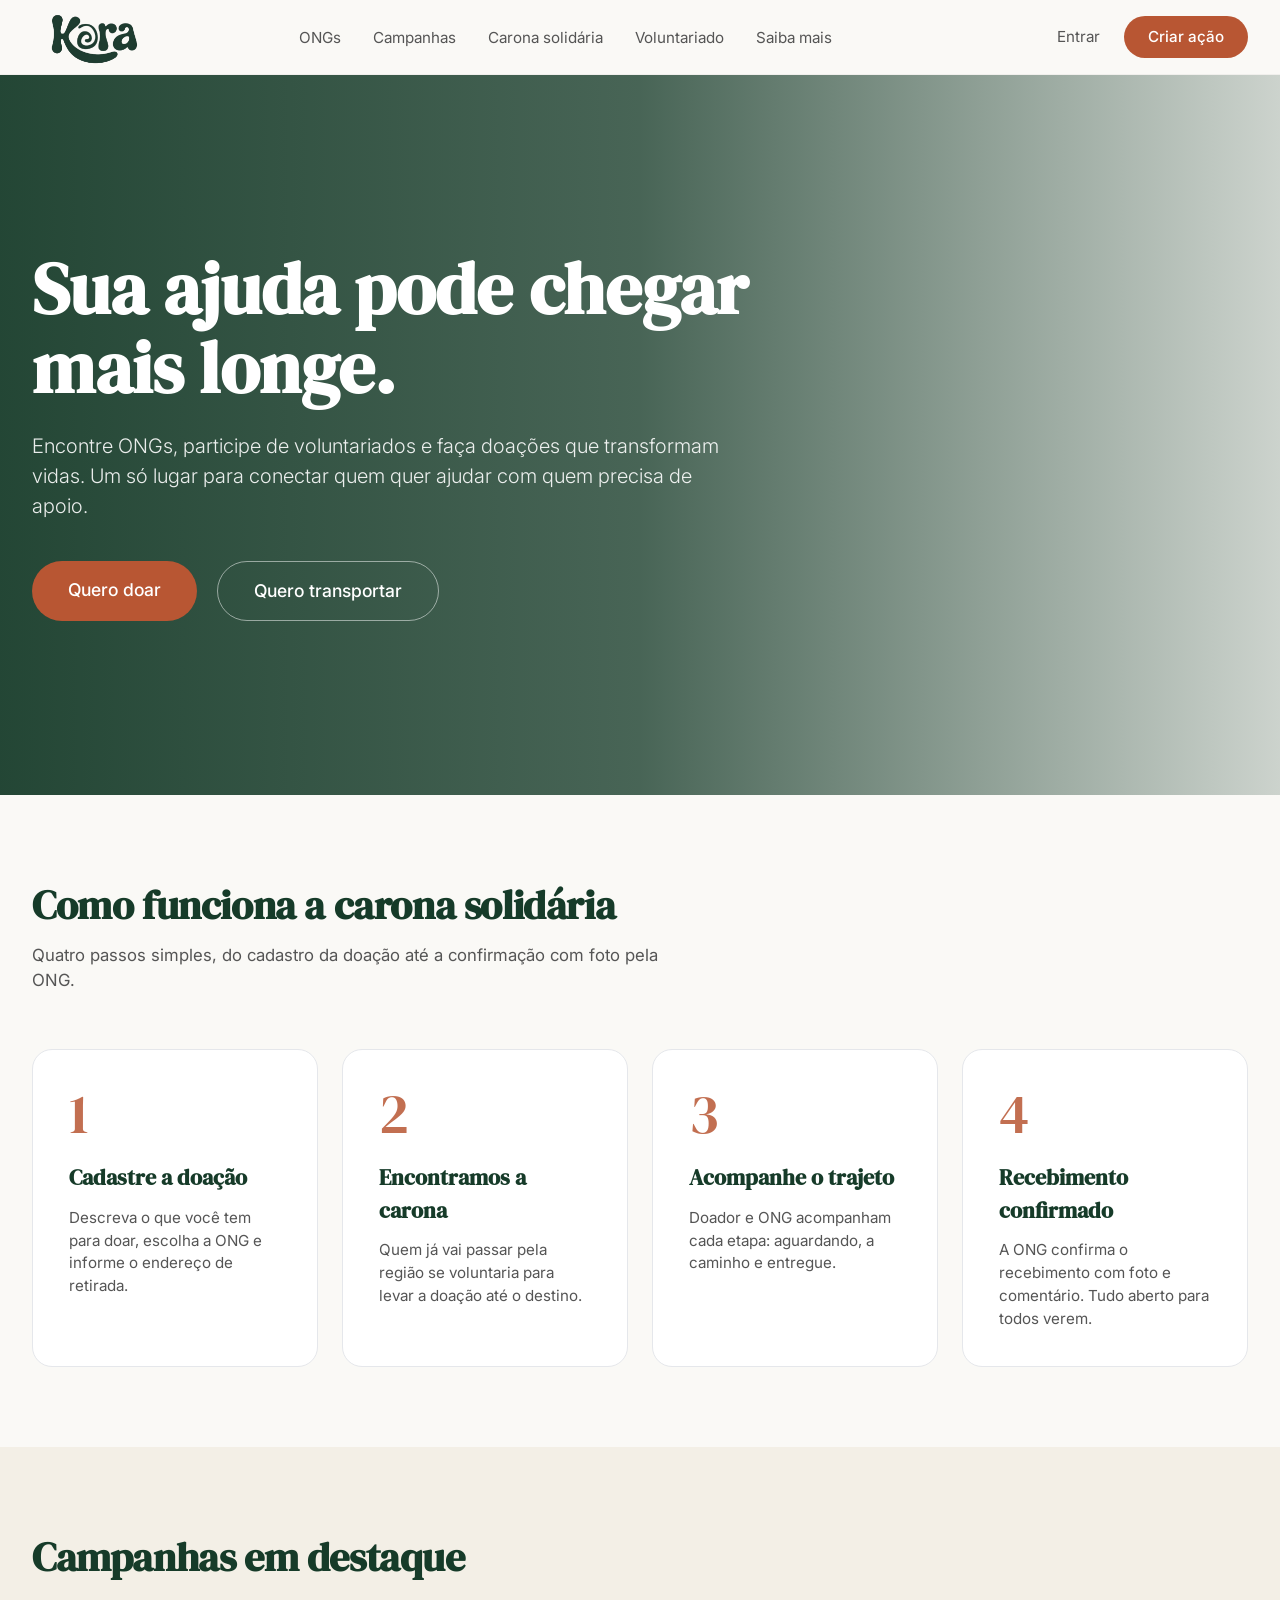
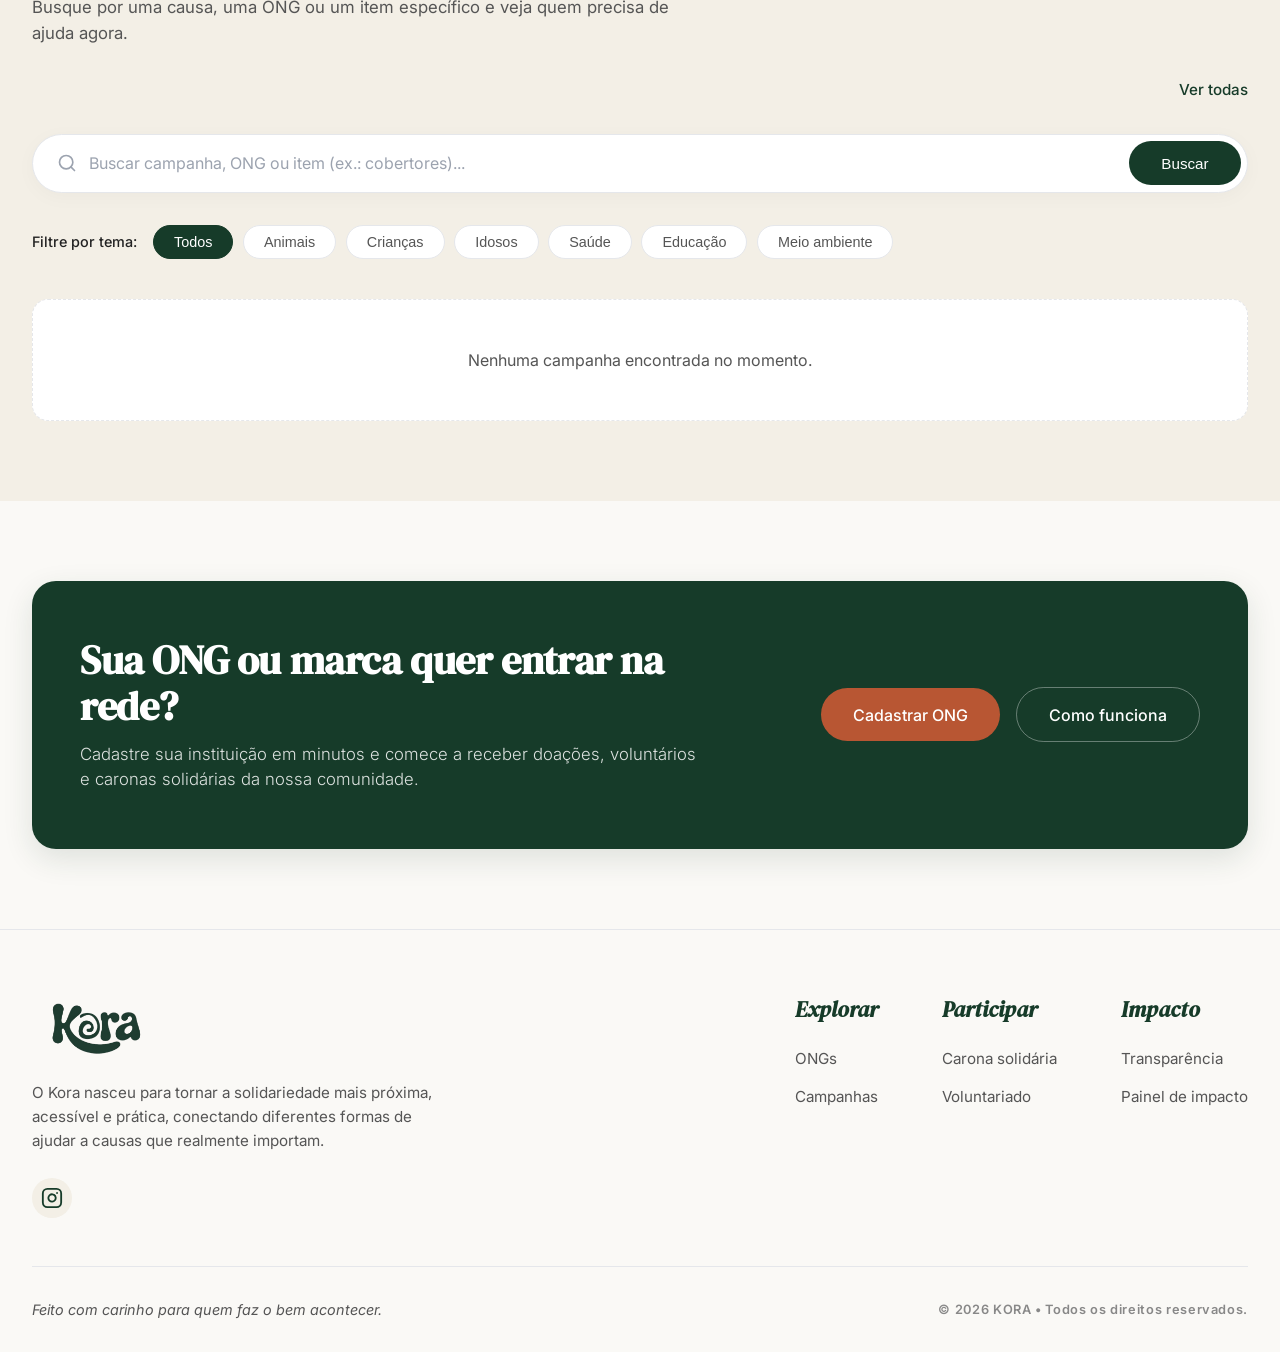
<file: index.html>
<!DOCTYPE html>
<html lang="pt-BR">

<head>
    <meta charset="UTF-8">
    <meta name="viewport" content="width=device-width, initial-scale=1.0">
    <title>Ponte Solidária - Home</title>
    <link rel="stylesheet" href="../global.css">
    <link rel="stylesheet" href="style.css">
</head>

<body>

    <header class="header">
        <div class="header-container">
            <a href="index.html" class="logo-link">
                <img src="imagens/logo.png" alt="Logo Ponte Solidária" class="logo-img">
            </a>

            <nav class="nav-menu">
                <ul class="nav-list">
                    <li><a href="ongs/ongs.html" class="nav-link">ONGs</a></li>
                    <li><a href="campanhas/campanhas.html" class="nav-link">Campanhas</a></li>
                    <li><a href="carona.solidaria/carona.html" class="nav-link">Carona solidária</a></li>
                    <li><a href="voluntariado/voluntariado.html" class="nav-link">Voluntariado</a></li>
                    <li><a href="saiba.mais.pdf" target="_blank" class="nav-link">Saiba mais</a></li>
                </ul>
            </nav>

            <div class="user-actions">
                <a href="./login/login.html" class="nav-link user-panel">Entrar</a>
                <a href="./cadastro/cadastro.html" class="btn-create-action" id="createActionBtn">Criar ação</a>
            </div>
        </div>
    </header>

    <section class="hero">
        <div class="hero-overlay"></div>
        <div class="hero-container">
            <div class="hero-content">
                <h1 class="hero-title">Sua ajuda pode chegar mais longe.</h1>
                <p class="hero-description">
                    Encontre ONGs, participe de voluntariados e faça doações que transformam vidas. Um só lugar para
                    conectar quem quer ajudar com quem precisa de apoio.
                </p>

                <div class="hero-buttons">
                    <a href="ongs/ongs.html" class="btn-primary">Quero doar</a>
                    <a href="carona.solidaria/carona.html" class="btn-secondary">Quero transportar</a>
                </div>
            </div>
        </div>
    </section>

    <section class="how-it-works">
        <div class="container">
            <h2 class="section-title">Como funciona a carona solidária</h2>
            <p class="section-subtitle">Quatro passos simples, do cadastro da doação até a confirmação com foto pela
                ONG.</p>

            <div class="steps-grid">
                <article class="step-card">
                    <span class="step-number">1</span>
                    <h3 class="step-title">Cadastre a doação</h3>
                    <p class="step-text">Descreva o que você tem para doar, escolha a ONG e informe o endereço de
                        retirada.</p>
                </article>

                <article class="step-card">
                    <span class="step-number">2</span>
                    <h3 class="step-title">Encontramos a carona</h3>
                    <p class="step-text">Quem já vai passar pela região se voluntaria para levar a doação até o destino.
                    </p>
                </article>

                <article class="step-card">
                    <span class="step-number">3</span>
                    <h3 class="step-title">Acompanhe o trajeto</h3>
                    <p class="step-text">Doador e ONG acompanham cada etapa: aguardando, a caminho e entregue.</p>
                </article>

                <article class="step-card">
                    <span class="step-number">4</span>
                    <h3 class="step-title">Recebimento confirmado</h3>
                    <p class="step-text">A ONG confirma o recebimento com foto e comentário. Tudo aberto para todos
                        verem.</p>
                </article>
            </div>
        </div>
    </section>

    <section class="featured-campaigns">
        <div class="container">

            <div class="section-header">
                <div>
                    <h2 class="section-title">Campanhas em destaque</h2>
                    <p class="section-subtitle">Busque por uma causa, uma ONG ou um item específico e veja quem precisa
                        de ajuda agora.</p>
                </div>
                <a href="campanhas/campanhas.html" class="see-all-link">Ver todas</a>
            </div>

            <form class="search-bar-form" id="searchForm">
                <div class="search-input-wrapper">
                    <svg class="search-icon" width="20" height="20" viewBox="0 0 24 24" fill="none"
                        stroke="currentColor" stroke-width="2" stroke-linecap="round" stroke-linejoin="round">
                        <circle cx="11" cy="11" r="8"></circle>
                        <line x1="21" y1="21" x2="16.65" y2="16.65"></line>
                    </svg>
                    <input type="text" id="searchInput" class="search-input"
                        placeholder="Buscar campanha, ONG ou item (ex.: cobertores)...">
                    <button type="submit" class="btn-search">
                        Buscar
                    </button>
                </div>
            </form>

            <div class="filter-chips-container">
                <span class="filter-label">Filtre por tema:</span>
                <div class="chips-group">
                    <button class="chip-btn active" data-category="Todos">Todos</button>
                    <button class="chip-btn" data-category="Animais">Animais</button>
                    <button class="chip-btn" data-category="Crianças">Crianças</button>
                    <button class="chip-btn" data-category="Idosos">Idosos</button>
                    <button class="chip-btn" data-category="Saúde">Saúde</button>
                    <button class="chip-btn" data-category="Educação">Educação</button>
                    <button class="chip-btn" data-category="Meio ambiente">Meio ambiente</button>
                </div>
            </div>

            <!-- Contêiner dinâmico para renderizar os cards das campanhas -->
            <div class="campaigns-grid" id="campaignsContainer"></div>

        </div>
    </section>

    <section class="partner-cta-section">
        <div class="container">
            <div class="partner-card">
                <div class="partner-content">
                    <h2 class="partner-title">Sua ONG ou marca quer entrar na rede?</h2>
                    <p class="partner-text">
                        Cadastre sua instituição em minutos e comece a receber doações, voluntários e caronas solidárias
                        da nossa comunidade.
                    </p>
                </div>
                <div class="partner-buttons">
                    <a href="./cadastro/cadastro.html" class="btn-partner-primary">Cadastrar ONG</a>
                    <a href="saiba.mais.pdf" target="_blank" class="btn-partner-secondary">Como funciona</a>
                </div>
            </div>
        </div>
    </section>

    <!-- RODAPÉ (FOOTER) -->
    <footer class="footer">
        <div class="container">
            <div class="footer-top">
                <div class="footer-brand">
                    <a href="index.html" class="footer-logo-link">
                        <img src="imagens/logo.png" alt="Logo Ponte Solidária" class="footer-logo-img">
                    </a>
                    <p class="footer-description">
                        O Kora nasceu para tornar a solidariedade mais próxima, acessível e prática, conectando diferentes formas de ajudar a
                        causas que realmente importam.
                    </p>
                    <div class="footer-socials">
                        <a href="https://instagram.com/kora.sociall" target="_blank" rel="noopener noreferrer" class="social-link"
                            aria-label="Instagram">
                            <svg width="22" height="22" viewBox="0 0 24 24" fill="none" stroke="currentColor"
                                stroke-width="2" stroke-linecap="round" stroke-linejoin="round">
                                <rect x="2" y="2" width="20" height="20" rx="5" ry="5"></rect>
                                <path d="M16 11.37A4 4 0 1 1 12.63 8 4 4 0 0 1 16 11.37z"></path>
                                <line x1="17.5" y1="6.5" x2="17.51" y2="6.5"></line>
                            </svg>
                        </a>
                    </div>
                </div>

                <div class="footer-links-grid">
                    <div class="footer-column">
                        <h3 class="footer-column-title">Explorar</h3>
                        <ul class="footer-list">
                            <li><a href="ongs/ongs.html">ONGs</a></li>
                            <li><a href="campanhas/campanhas.html">Campanhas</a></li>
                        </ul>
                    </div>

                    <div class="footer-column">
                        <h3 class="footer-column-title">Participar</h3>
                        <ul class="footer-list">
                            <li><a href="carona.solidaria/carona.html">Carona solidária</a></li>
                            <li><a href="voluntariado/voluntariado.html">Voluntariado</a></li>
                        </ul>
                    </div>

                    <div class="footer-column">
                        <h3 class="footer-column-title">Impacto</h3>
                        <ul class="footer-list">
                            <li><a href="saiba.mais.pdf" target="_blank">Transparência</a></li>
                            <li><a href="saiba.mais.pdf" target="_blank">Painel de impacto</a></li>
                        </ul>
                    </div>
                </div>
            </div>

            <div class="footer-bottom">
                <p class="footer-tagline">Feito com carinho para quem faz o bem acontecer.</p>
                <p class="footer-copy">&copy; 2026 KORA &bull; Todos os direitos reservados.</p>
            </div>
        </div>
    </footer>

    <script src="script.js"></script>
</body>

</html>
</file>
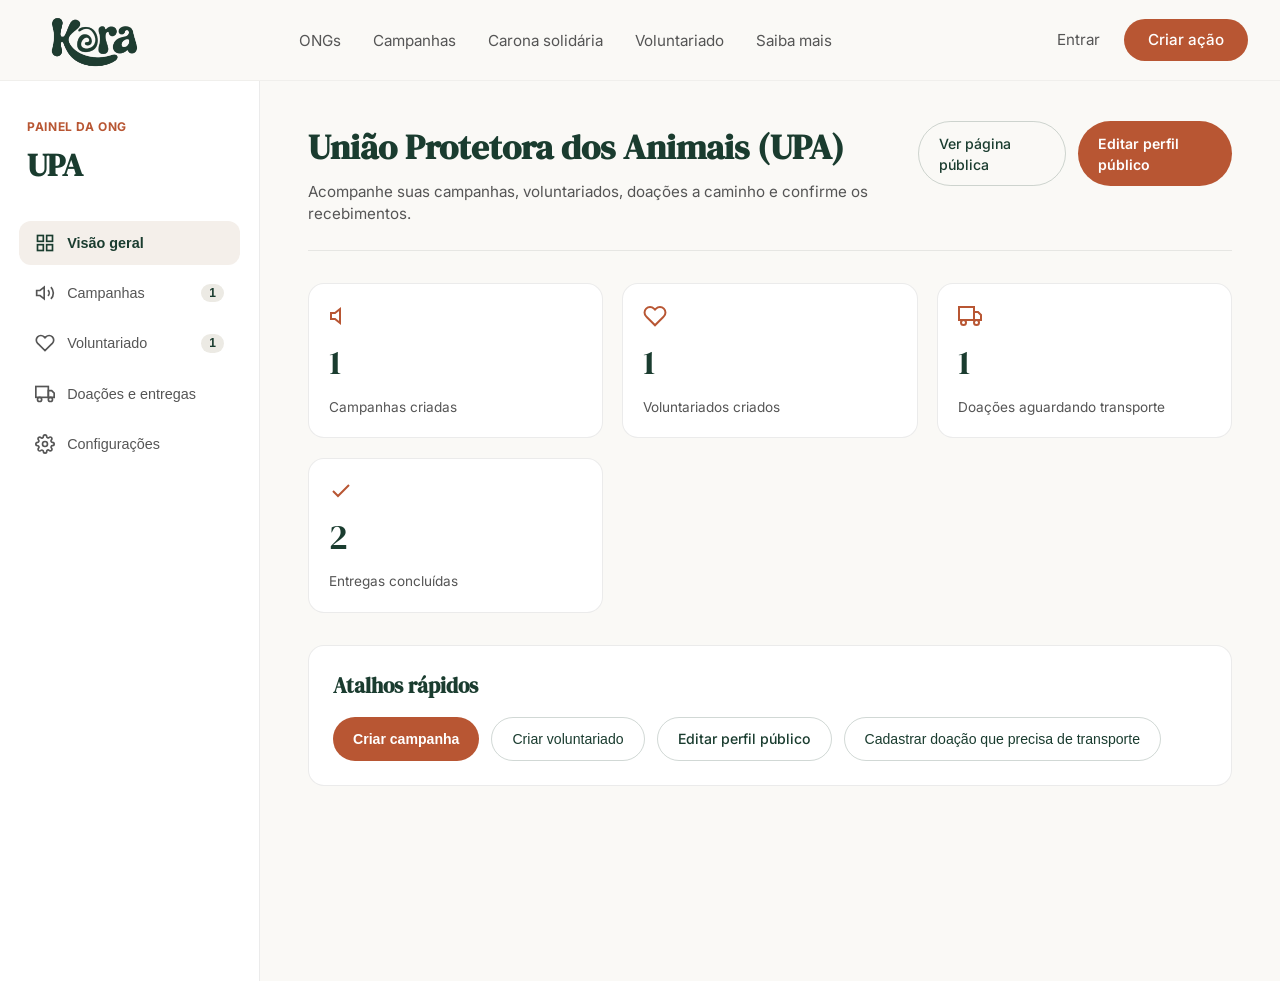
<file: painel.ong/index.html>
<!DOCTYPE html>
<html lang="pt-BR">

<head>
    <meta charset="UTF-8">
    <meta name="viewport" content="width=device-width, initial-scale=1.0">
    <title>Painel Administrativo - Ponte Solidária</title>

    <!-- 1º O CSS Global com os estilos do cabeçalho e logo -->
    <link rel="stylesheet" href="../global.css">
    <!-- 2º O CSS específico do Painel Administrativo -->
    <link rel="stylesheet" href="style.css">

    <link rel="preconnect" href="https://fonts.googleapis.com">
    <link rel="preconnect" href="https://fonts.gstatic.com" crossorigin>
    <link
        href="https://fonts.googleapis.com/css2?family=Inter:wght@400;500;600;700&family=DM+Serif+Display&display=swap"
        rel="stylesheet">
</head>

<body>

    <header class="header">
        <div class="header-container">
            <a href="../index.html" class="logo-link">
                <img src="../imagens/logo.png" alt="Logo Ponte Solidária" class="logo-img">
            </a>

            <nav class="nav-menu">
                <ul class="nav-list">
                    <li><a href="../ongs/ongs.html" class="nav-link">ONGs</a></li>
                    <li><a href="../campanhas/campanhas.html" class="nav-link">Campanhas</a></li>
                    <li><a href="../carona.solidaria/carona.html" class="nav-link">Carona solidária</a></li>
                    <li><a href="../voluntariado/voluntariado.html" class="nav-link">Voluntariado</a></li>
                    <li><a href="../saiba.mais.pdf" target="_blank" class="nav-link">Saiba mais</a></li>
                </ul>
            </nav>

            <div class="user-actions">
                <a href="../login/login.html" class="nav-link user-panel">Entrar</a>
                <a href="../cadastro/cadastro.html" class="btn-create-action" id="createActionBtn">Criar ação</a>
            </div>
        </div>
    </header>

    <div class="dashboard-container">
        <aside class="sidebar">
            <div class="sidebar-header">
                <span class="ong-label">PAINEL DA ONG</span>
                <h1 class="ong-name" id="sidebarOngName">--</h1>
            </div>

            <nav class="sidebar-nav">
                <button class="nav-item active" data-tab="visao-geral">
                    <svg width="20" height="20" viewBox="0 0 24 24" fill="none" stroke="currentColor" stroke-width="2">
                        <rect x="3" y="3" width="7" height="7"></rect>
                        <rect x="14" y="3" width="7" height="7"></rect>
                        <rect x="14" y="14" width="7" height="7"></rect>
                        <rect x="3" y="14" width="7" height="7"></rect>
                    </svg>
                    Visão geral
                </button>
                <button class="nav-item" data-tab="campanhas">
                    <svg width="20" height="20" viewBox="0 0 24 24" fill="none" stroke="currentColor" stroke-width="2">
                        <path d="M11 5L6 9H2v6h4l5 4V5z"></path>
                        <path d="M19.07 4.93a10 10 0 0 1 0 14.14M15.54 8.46a5 5 0 0 1 0 7.07"></path>
                    </svg>
                    Campanhas
                    <span class="badge" id="badgeCampanhas">0</span>
                </button>
                <button class="nav-item" data-tab="voluntariado">
                    <svg width="20" height="20" viewBox="0 0 24 24" fill="none" stroke="currentColor" stroke-width="2">
                        <path
                            d="M20.84 4.61a5.5 5.5 0 0 0-7.78 0L12 5.67l-1.06-1.06a5.5 5.5 0 0 0-7.78 7.78l1.06 1.06L12 21.23l7.78-7.78 1.06-1.06a5.5 5.5 0 0 0 0-7.78z">
                        </path>
                    </svg>
                    Voluntariado
                    <span class="badge" id="badgeVoluntariado">0</span>
                </button>
                <button class="nav-item" data-tab="doacoes">
                    <svg width="20" height="20" viewBox="0 0 24 24" fill="none" stroke="currentColor" stroke-width="2">
                        <rect x="1" y="3" width="15" height="13"></rect>
                        <polygon points="16 8 20 8 23 11 23 16 16 16 8"></polygon>
                        <circle cx="5.5" cy="18.5" r="2.5"></circle>
                        <circle cx="18.5" cy="18.5" r="2.5"></circle>
                    </svg>
                    Doações e entregas
                </button>
                <button class="nav-item" data-tab="configuracoes">
                    <svg width="20" height="20" viewBox="0 0 24 24" fill="none" stroke="currentColor" stroke-width="2">
                        <circle cx="12" cy="12" r="3"></circle>
                        <path
                            d="M19.4 15a1.65 1.65 0 0 0 .33 1.82l.06.06a2 2 0 0 1 0 2.83 2 2 0 0 1-2.83 0l-.06-.06a1.65 1.65 0 0 0-1.82-.33 1.65 1.65 0 0 0-1 1.51V21a2 2 0 0 1-2 2 2 2 0 0 1-2-2v-.09A1.65 1.65 0 0 0 9 19.4a1.65 1.65 0 0 0-1.82.33l-.06.06a2 2 0 0 1-2.83 0 2 2 0 0 1 0-2.83l.06-.06a1.65 1.65 0 0 0 .33-1.82 1.65 1.65 0 0 0-1.51-1H3a2 2 0 0 1-2-2 2 2 0 0 1 2-2h.09A1.65 1.65 0 0 0 4.6 9a1.65 1.65 0 0 0-.33-1.82l-.06-.06a2 2 0 0 1 0-2.83 2 2 0 0 1 2.83 0l.06.06a1.65 1.65 0 0 0 1.82.33H9a1.65 1.65 0 0 0 1-1.51V3a2 2 0 0 1 2-2 2 2 0 0 1 2 2v.09a1.65 1.65 0 0 0 1 1.51 1.65 1.65 0 0 0 1.82-.33l.06-.06a2 2 0 0 1 2.83 0 2 2 0 0 1 0 2.83l-.06.06a1.65 1.65 0 0 0-.33 1.82V9a1.65 1.65 0 0 0 1.51 1H21a2 2 0 0 1 2 2 2 2 0 0 1-2 2h-.09a1.65 1.65 0 0 0-1.51 1z">
                        </path>
                    </svg>
                    Configurações
                </button>
            </nav>
        </aside>

        <main class="main-content">

            <header class="content-header">
                <div class="header-info">
                    <h2 class="section-title" id="mainOngName">--</h2>
                    <p class="section-desc">Acompanhe suas campanhas, voluntariados, doações a caminho e confirme os
                        recebimentos.</p>
                </div>
                <div class="header-actions">
                    <a href="/perfil.ong/po.html" target="_blank" class="btn-outline btn-ver-pagina-publica"
                        style="text-decoration: none; display: inline-flex; align-items: center; justify-content: center;">Ver
                        página pública</a>
                    <a href="./editar-perfil-ong/index.html" class="btn-primary btn-editar-perfil-publico"
                        style="text-decoration: none; display: inline-flex; align-items: center; justify-content: center;">Editar
                        perfil público</a>
                </div>
            </header>

            <hr class="divider">

            <section id="visao-geral" class="tab-content active">
                <div class="stats-grid">
                    <div class="stat-card">
                        <svg width="24" height="24" viewBox="0 0 24 24" fill="none" stroke="#b85633" stroke-width="2">
                            <path d="M11 5L6 9H2v6h4l5 4V5z"></path>
                        </svg>
                        <span class="stat-number" id="statCampanhas">0</span>
                        <span class="stat-label">Campanhas criadas</span>
                    </div>
                    <div class="stat-card">
                        <svg width="24" height="24" viewBox="0 0 24 24" fill="none" stroke="#b85633" stroke-width="2">
                            <path
                                d="M20.84 4.61a5.5 5.5 0 0 0-7.78 0L12 5.67l-1.06-1.06a5.5 5.5 0 0 0-7.78 7.78l1.06 1.06L12 21.23l7.78-7.78 1.06-1.06a5.5 5.5 0 0 0 0-7.78z">
                            </path>
                        </svg>
                        <span class="stat-number" id="statVoluntariados">0</span>
                        <span class="stat-label">Voluntariados criados</span>
                    </div>
                    <div class="stat-card">
                        <svg width="24" height="24" viewBox="0 0 24 24" fill="none" stroke="#b85633" stroke-width="2">
                            <rect x="1" y="3" width="15" height="13"></rect>
                            <polygon points="16 8 20 8 23 11 23 16 16 16 8"></polygon>
                            <circle cx="5.5" cy="18.5" r="2.5"></circle>
                            <circle cx="18.5" cy="18.5" r="2.5"></circle>
                        </svg>
                        <span class="stat-number" id="statTransporte">0</span>
                        <span class="stat-label">Doações aguardando transporte</span>
                    </div>
                    <div class="stat-card">
                        <svg width="24" height="24" viewBox="0 0 24 24" fill="none" stroke="#b85633" stroke-width="2">
                            <polyline points="20 6 9 17 4 12"></polyline>
                        </svg>
                        <span class="stat-number" id="statConcluidas">0</span>
                        <span class="stat-label">Entregas concluídas</span>
                    </div>
                </div>

                <div class="quick-actions-box">
                    <h3 class="box-title">Atalhos rápidos</h3>
                    <div class="actions-flex">
                        <button class="btn-primary btn-abrir-campanha">Criar campanha</button>
                        <button class="btn-outline btn-abrir-voluntariado">Criar voluntariado</button>
                        <a href="./editar-perfil-ong/index.html" class="btn-outline btn-editar-perfil-publico"
                            style="text-decoration: none; display: inline-flex; align-items: center; justify-content: center;">Editar
                            perfil público</a>
                        <button class="btn-outline">Cadastrar doação que precisa de transporte</button>
                    </div>
                </div>
            </section>

            <section id="campanhas" class="tab-content">
                <div class="section-top-row">
                    <div>
                        <h3 class="box-title">Sua Campanha Ativa</h3>
                        <p class="section-subtitle">Acompanhe e gerencie as arrecadações da sua ONG.</p>
                    </div>
                    <button class="btn-primary btn-abrir-campanha">Nova campanha</button>
                </div>
                <div id="campanhasContainer" class="campanhas-list"></div>
            </section>

            <section id="voluntariado" class="tab-content">
                <div class="section-top-row">
                    <div>
                        <h3 class="box-title">Oportunidades de voluntariado</h3>
                        <p class="section-subtitle">Ex.: "Ajudar em evento no sábado" ou "Separar doações por 2 horas".
                        </p>
                    </div>
                    <button class="btn-primary btn-abrir-voluntariado" id="btnAbrirVoluntariado">Novo
                        voluntariado</button>
                </div>
                <div id="voluntariadosContainer" class="voluntariados-list"></div>
            </section>

            <section id="doacoes" class="tab-content">
                <h3 class="box-title">Doações destinadas à sua ONG</h3>
                <p class="section-subtitle">Ao confirmar um recebimento, adicione uma foto e um agradecimento — a
                    publicação aparece na aba de transparência do seu perfil público.</p>

                <div id="doacoesContainer" class="donations-grid"></div>

                <!-- SEÇÃO DE GERENCIAMENTO DE TRANSPARÊNCIA -->
                <div
                    style="margin-top: 2.5rem; background: #fff; padding: 1.5rem; border-radius: 12px; border: 1px solid #e0e0e0;">
                    <h3 class="box-title" style="margin-bottom: 0.25rem;">Gerenciar Postagens de Transparência</h3>
                    <p class="section-subtitle" style="margin-bottom: 1.25rem;">Edite mensagens, troque fotos ou exclua
                        publicações que foram enviadas para o seu perfil público.</p>
                    <div id="listaTransparenciaPainel"></div>
                </div>
            </section>

            <section id="configuracoes" class="tab-content">
                <div class="config-grid">
                    <div class="config-card">
                        <div class="config-icon">⚙️</div>
                        <h4 class="config-title">Perfil da instituição</h4>
                        <p class="config-desc">Nome, CNPJ, descrição, contatos, PIX, capa e fotos.</p>
                        <a href="./editar-perfil-ong/index.html" class="btn-outline-sm btn-editar-perfil-publico"
                            style="text-decoration: none; display: inline-flex; align-items: center; justify-content: center;">Abrir</a>
                    </div>
                    <div class="config-card">
                        <div class="config-icon">⚙️</div>
                        <h4 class="config-title">Meu perfil pessoal</h4>
                        <p class="config-desc">Seus dados de contato e as causas que te movem.</p>
                        <a href="./editar-perfil-pessoal/index.html" class="btn-outline-sm"
                            style="text-decoration: none; display: inline-flex; align-items: center; justify-content: center;">Abrir</a>
                    </div>
                </div>
            </section>

        </main>
    </div>

    <!-- MODAL DE NOVO VOLUNTARIADO -->
    <div id="modalVoluntariado" class="modal-overlay">
        <div class="modal-content">
            <button class="modal-close" id="btnCloseModal">&times;</button>
            <h2 class="modal-title">Novo voluntariado</h2>

            <form id="formNovoVoluntariado">
                <div class="form-row">
                    <div class="form-group flex-2">
                        <label for="titulo">Título</label>
                        <input type="text" id="titulo" name="titulo" required>
                    </div>
                    <div class="form-group flex-1">
                        <label for="categoria">Categoria</label>
                        <select id="categoria" name="categoria">
                            <option value="Crianças">Crianças</option>
                            <option value="Animais">Animais</option>
                            <option value="Meio Ambiente">Meio Ambiente</option>
                            <option value="Educação">Educação</option>
                        </select>
                    </div>
                </div>

                <div class="form-group">
                    <label for="descricao">Descrição</label>
                    <textarea id="descricao" name="descricao" rows="4"></textarea>
                </div>

                <div class="form-row">
                    <div class="form-group flex-1">
                        <label for="cidade">Cidade</label>
                        <input type="text" id="cidade" name="cidade">
                    </div>
                    <div class="form-group flex-2">
                        <label for="local">Local</label>
                        <input type="text" id="local" name="local" placeholder="Sede da ONG, Rua X, 100">
                    </div>
                </div>

                <div class="form-row">
                    <div class="form-group flex-1">
                        <label for="dataHora">Data e hora</label>
                        <input type="datetime-local" id="dataHora" name="dataHora">
                    </div>
                    <div class="form-group flex-1">
                        <label for="duracao">Duração (horas)</label>
                        <input type="number" id="duracao" name="duracao" min="1">
                    </div>
                    <div class="form-group flex-1">
                        <label for="vagas">Vagas</label>
                        <input type="number" id="vagas" name="vagas" value="5" min="1">
                    </div>
                </div>

                <button type="submit" class="btn-publicar">Publicar</button>
            </form>
        </div>
    </div>

    <!-- MODAL DE NOVA CAMPANHA -->
    <div id="modalCampanha" class="modal-overlay">
        <div class="modal-content">
            <button class="modal-close" id="btnCloseModalCampanha">&times;</button>
            <h2 class="modal-title">Nova campanha</h2>

            <form id="formNovaCampanha">
                <div class="form-row">
                    <div class="form-group flex-2">
                        <label for="campanhaTitulo">Título da Campanha</label>
                        <input type="text" id="campanhaTitulo" name="titulo" required>
                    </div>
                    <div class="form-group flex-1">
                        <label for="campanhaCategoria">Categoria</label>
                        <select id="campanhaCategoria" name="categoria">
                            <option value="Alimentação">Alimentação</option>
                            <option value="Saúde">Saúde</option>
                            <option value="Abrigo">Abrigo</option>
                            <option value="Outros">Outros</option>
                        </select>
                    </div>
                </div>

                <div class="form-group">
                    <label for="campanhaDescricao">Descrição</label>
                    <textarea id="campanhaDescricao" name="descricao" rows="3" required></textarea>
                </div>

                <div class="form-row">
                    <div class="form-group flex-2">
                        <label for="campanhaItens">Itens Necessários</label>
                        <input type="text" id="campanhaItens" name="itens" placeholder="Ex: Ração, cobertas, agasalhos">
                    </div>
                    <div class="form-group flex-1">
                        <label for="campanhaMeta">Meta de Itens</label>
                        <input type="text" id="campanhaMeta" name="meta" placeholder="Ex: 100">
                    </div>
                </div>

                <button type="submit" class="btn-publicar">Criar Campanha</button>
            </form>
        </div>
    </div>

    <!-- MODAL DE EDITAR TRANSPARÊNCIA -->
    <div id="modalEditarTransparencia"
        style="display: none; position: fixed; inset: 0; background: rgba(0,0,0,0.5); z-index: 9999; align-items: center; justify-content: center;">
        <div
            style="background: #fff; width: 90%; max-width: 500px; padding: 1.5rem; border-radius: 12px; box-shadow: 0 10px 25px rgba(0,0,0,0.2);">
            <h4 style="margin-bottom: 1rem; font-size: 1.2rem; color: #163B29;">Editar Postagem de Transparência</h4>

            <input type="hidden" id="editTransparenciaId">

            <div style="margin-bottom: 1rem;">
                <label style="display: block; font-weight: 600; font-size: 0.85rem; margin-bottom: 4px;">Item /
                    Título</label>
                <input type="text" id="editItemNome"
                    style="width: 100%; padding: 8px 12px; border: 1px solid #ccc; border-radius: 6px; box-sizing: border-box;">
            </div>

            <div style="margin-bottom: 1rem;">
                <label style="display: block; font-weight: 600; font-size: 0.85rem; margin-bottom: 4px;">Mensagem de
                    Agradecimento</label>
                <textarea id="editMensagem" rows="3"
                    style="width: 100%; padding: 8px 12px; border: 1px solid #ccc; border-radius: 6px; box-sizing: border-box; resize: vertical;"></textarea>
            </div>

            <div style="margin-bottom: 1.5rem;">
                <label style="display: block; font-weight: 600; font-size: 0.85rem; margin-bottom: 4px;">Alterar Foto
                    (Opcional)</label>
                <input type="file" id="editFotoInput" accept="image/*" style="font-size: 0.85rem;">
                <small style="display: block; color: #777; margin-top: 4px;">Deixe em branco para manter a foto
                    atual.</small>
            </div>

            <div style="display: flex; justify-content: flex-end; gap: 10px;">
                <button type="button" onclick="fecharModalEdicao()"
                    style="padding: 8px 16px; border: 1px solid #ccc; background: transparent; border-radius: 6px; cursor: pointer;">Cancelar</button>
                <button type="button" onclick="salvarEdicaoTransparencia()"
                    style="padding: 8px 16px; border: none; background: #163B29; color: white; border-radius: 6px; font-weight: 600; cursor: pointer;">Salvar
                    Alterações</button>
            </div>
        </div>
    </div>

    <script src="script.js"></script>
</body>

</html>
</file>
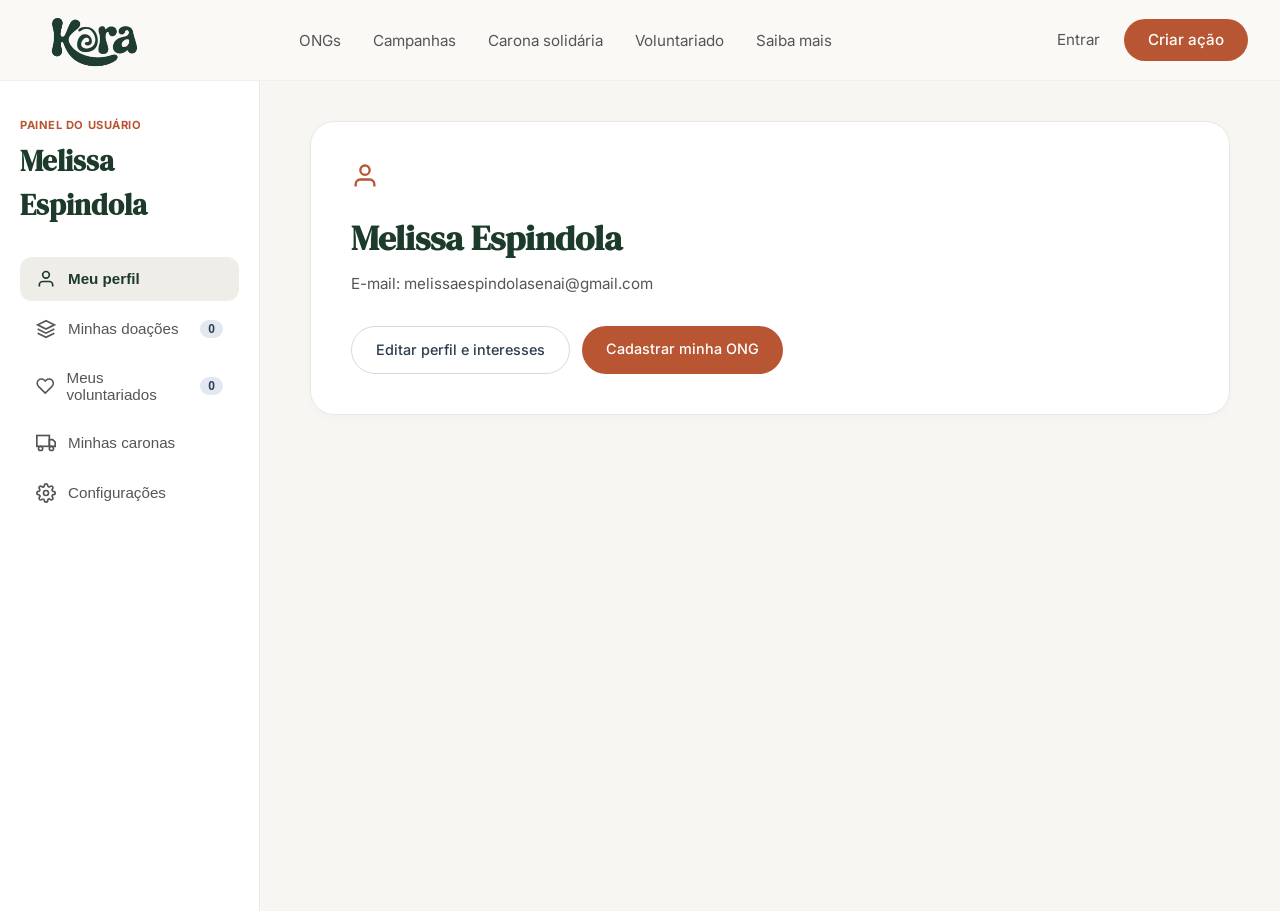
<file: painel.pessoa/index.html>
<!DOCTYPE html>
<html lang="pt-BR">

<head>
    <meta charset="UTF-8">
    <meta name="viewport" content="width=device-width, initial-scale=1.0">
    <title>Painel do Voluntário - Kora</title>

    <link rel="preconnect" href="https://fonts.googleapis.com">
    <link rel="preconnect" href="https://fonts.gstatic.com" crossorigin>
    <link
        href="https://fonts.googleapis.com/css2?family=DM+Serif+Display&family=Inter:wght@400;500;600;700&display=swap"
        rel="stylesheet">

    <link rel="stylesheet" href="../global.css">
    <link rel="stylesheet" href="style.css">
</head>

<body>

    <header class="header">
        <div class="header-container">
            <a href="../index.html" class="logo-link">
                <img src="../imagens/logo.png" alt="Kora" class="logo-img">
            </a>

            <nav class="nav-menu">
                <ul class="nav-list">
                    <li><a href="../ongs/ongs.html" class="nav-link">ONGs</a></li>
                    <li><a href="../campanhas/campanhas.html" class="nav-link">Campanhas</a></li>
                    <li><a href="../carona.solidaria/carona.html" class="nav-link">Carona solidária</a></li>
                    <li><a href="../voluntariado/voluntariado.html" class="nav-link">Voluntariado</a></li>
                    <li><a href="../saiba.mais.pdf" target="_blank" class="nav-link">Saiba mais</a></li>
                </ul>
            </nav>

            <div class="user-actions">
                <a href="../login/login.html" class="nav-link user-panel">Entrar</a>
                <a href="../cadastro/cadastro.html" class="btn-create-action">Criar ação</a>
            </div>
        </div>
    </header>

    <div class="panel-layout">

        <!-- Sidebar Esquerda -->
        <aside class="sidebar">
            <div class="sidebar-header">
                <span class="panel-tag">PAINEL DO USUÁRIO</span>
                <h2 class="user-name">Melissa Espindola</h2>
            </div>

            <nav class="sidebar-nav">
                <button class="nav-item active" data-tab="visao-geral">
                    <svg width="20" height="20" viewBox="0 0 24 24" fill="none" stroke="currentColor" stroke-width="2">
                        <path d="M20 21v-2a4 4 0 0 0-4-4H8a4 4 0 0 0-4 4v2"></path>
                        <circle cx="12" cy="7" r="4"></circle>
                    </svg>
                    <span>Meu perfil</span>
                </button>

                <button class="nav-item" data-tab="minhas-doacoes">
                    <svg width="20" height="20" viewBox="0 0 24 24" fill="none" stroke="currentColor" stroke-width="2">
                        <polygon points="12 2 2 7 12 12 22 7 12 2"></polygon>
                        <polyline points="2 17 12 22 22 17"></polyline>
                        <polyline points="2 12 12 17 22 12"></polyline>
                    </svg>
                    <span>Minhas doações</span>
                    <span class="badge-count" id="badgeDoacoes">0</span>
                </button>

                <button class="nav-item" data-tab="meus-voluntariados">
                    <svg width="20" height="20" viewBox="0 0 24 24" fill="none" stroke="currentColor" stroke-width="2">
                        <path
                            d="M20.84 4.61a5.5 5.5 0 0 0-7.78 0L12 5.67l-1.06-1.06a5.5 5.5 0 0 0-7.78 7.78l1.06 1.06L12 21.23l7.78-7.78 1.06-1.06a5.5 5.5 0 0 0 0-7.78z">
                        </path>
                    </svg>
                    <span>Meus voluntariados</span>
                    <span class="badge-count" id="badgeVoluntariados">0</span>
                </button>

                <button class="nav-item" data-tab="minhas-caronas">
                    <svg width="20" height="20" viewBox="0 0 24 24" fill="none" stroke="currentColor" stroke-width="2">
                        <rect x="1" y="3" width="15" height="13"></rect>
                        <polygon points="16 8 20 8 23 11 23 16 16 16 8"></polygon>
                        <circle cx="5.5" cy="18.5" r="2.5"></circle>
                        <circle cx="18.5" cy="18.5" r="2.5"></circle>
                    </svg>
                    <span>Minhas caronas</span>
                </button>

                <button class="nav-item" data-tab="configuracoes">
                    <svg width="20" height="20" viewBox="0 0 24 24" fill="none" stroke="currentColor" stroke-width="2">
                        <circle cx="12" cy="12" r="3"></circle>
                        <path
                            d="M19.4 15a1.65 1.65 0 0 0 .33 1.82l.06.06a2 2 0 0 1 0 2.83 2 2 0 0 1-2.83 0l-.06-.06a1.65 1.65 0 0 0-1.82-.33 1.65 1.65 0 0 0-1 1.51V21a2 2 0 0 1-2 2 2 2 0 0 1-2-2v-.09A1.65 1.65 0 0 0 9 19.4a1.65 1.65 0 0 0-1.82.33l-.06.06a2 2 0 0 1-2.83 0 2 2 0 0 1 0-2.83l.06-.06a1.65 1.65 0 0 0 .33-1.82 1.65 1.65 0 0 0-1.51-1H3a2 2 0 0 1-2-2 2 2 0 0 1 2-2h.09A1.65 1.65 0 0 0 4.6 9a1.65 1.65 0 0 0-.33-1.82l-.06-.06a2 2 0 0 1 0-2.83 2 2 0 0 1 2.83 0l.06.06a1.65 1.65 0 0 0 1.82.33H9a1.65 1.65 0 0 0 1-1.51V3a2 2 0 0 1 2-2 2 2 0 0 1 2 2v.09a1.65 1.65 0 0 0 1 1.51 1.65 1.65 0 0 0 1.82-.33l.06-.06a2 2 0 0 1 2.83 0 2 2 0 0 1 0 2.83l-.06.06a1.65 1.65 0 0 0-.33 1.82V9a1.65 1.65 0 0 0 1.51 1H21a2 2 0 0 1 2 2 2 2 0 0 1-2 2h-.09a1.65 1.65 0 0 0-1.51 1z">
                        </path>
                    </svg>
                    <span>Configurações</span>
                </button>
            </nav>
        </aside>

        <!-- Conteúdo Principal -->
        <main class="main-content">

            <!-- Visão Geral (Meu Perfil) -->
            <div id="visao-geral" class="tab-pane active">
                <div class="card-profile">
                    <div class="icon-user">
                        <svg width="28" height="28" viewBox="0 0 24 24" fill="none" stroke="#b85633" stroke-width="2">
                            <path d="M20 21v-2a4 4 0 0 0-4-4H8a4 4 0 0 0-4 4v2"></path>
                            <circle cx="12" cy="7" r="4"></circle>
                        </svg>
                    </div>

                    <h1 class="card-title">Melissa Espindola</h1>
                    <p class="card-email">E-mail: melissaespindolasenai@gmail.com</p>

                    <div class="card-actions">
                        <a href="../painel.ong/editar-perfil-pessoal/index.html?origem=pessoa"
                            class="btn-pill-outline">Editar perfil e interesses</a>
                        <a href="btcadastrar.ong/index.html" class="btn-pill-solid">Cadastrar minha ONG</a>
                    </div>
                </div>
            </div>

            <!-- Minhas Doações -->
            <div id="minhas-doacoes" class="tab-pane">
                <h2 class="section-title">Minhas Doações</h2>
                <div class="content-box">Nenhuma doação registrada até o momento.</div>
            </div>

            <!-- Meus Voluntariados -->
            <div id="meus-voluntariados" class="tab-pane">
                <h2 class="section-title">Meus Voluntariados</h2>
                <div class="content-box">Nenhum voluntariado ativo.</div>
            </div>

            <!-- Minhas Caronas -->
            <div id="minhas-caronas" class="tab-pane">
                <h2 class="section-title">Minhas Caronas</h2>
                <div class="content-box">Nenhuma carona ofertada.</div>
            </div>

            <!-- Configurações Estilizada -->
            <div id="configuracoes" class="tab-pane">
                <h2 class="section-title">Configurações</h2>

                <div class="settings-grid">
                    <!-- Card: Perfil -->
                    <div class="settings-card">
                        <div class="card-header">
                            <div class="icon-box">
                                <svg width="20" height="20" viewBox="0 0 24 24" fill="none" stroke="#b85633"
                                    stroke-width="2">
                                    <path d="M20 21v-2a4 4 0 0 0-4-4H8a4 4 0 0 0-4 4v2"></path>
                                    <circle cx="12" cy="7" r="4"></circle>
                                </svg>
                            </div>
                            <div>
                                <h3 class="card-subtitle">Dados Pessoais</h3>
                                <p class="card-description">Altere suas informações de perfil e interesses.</p>
                            </div>
                        </div>
                        <a href="../painel.ong/editar-perfil-pessoal/index.html?origem=pessoa"
                            class="btn-setting">Editar dados pessoais</a>
                    </div>

                
                
                </div>
            </div>

        </main>
    </div>

    <script src="script.js"></script>
</body>

</html>
</file>
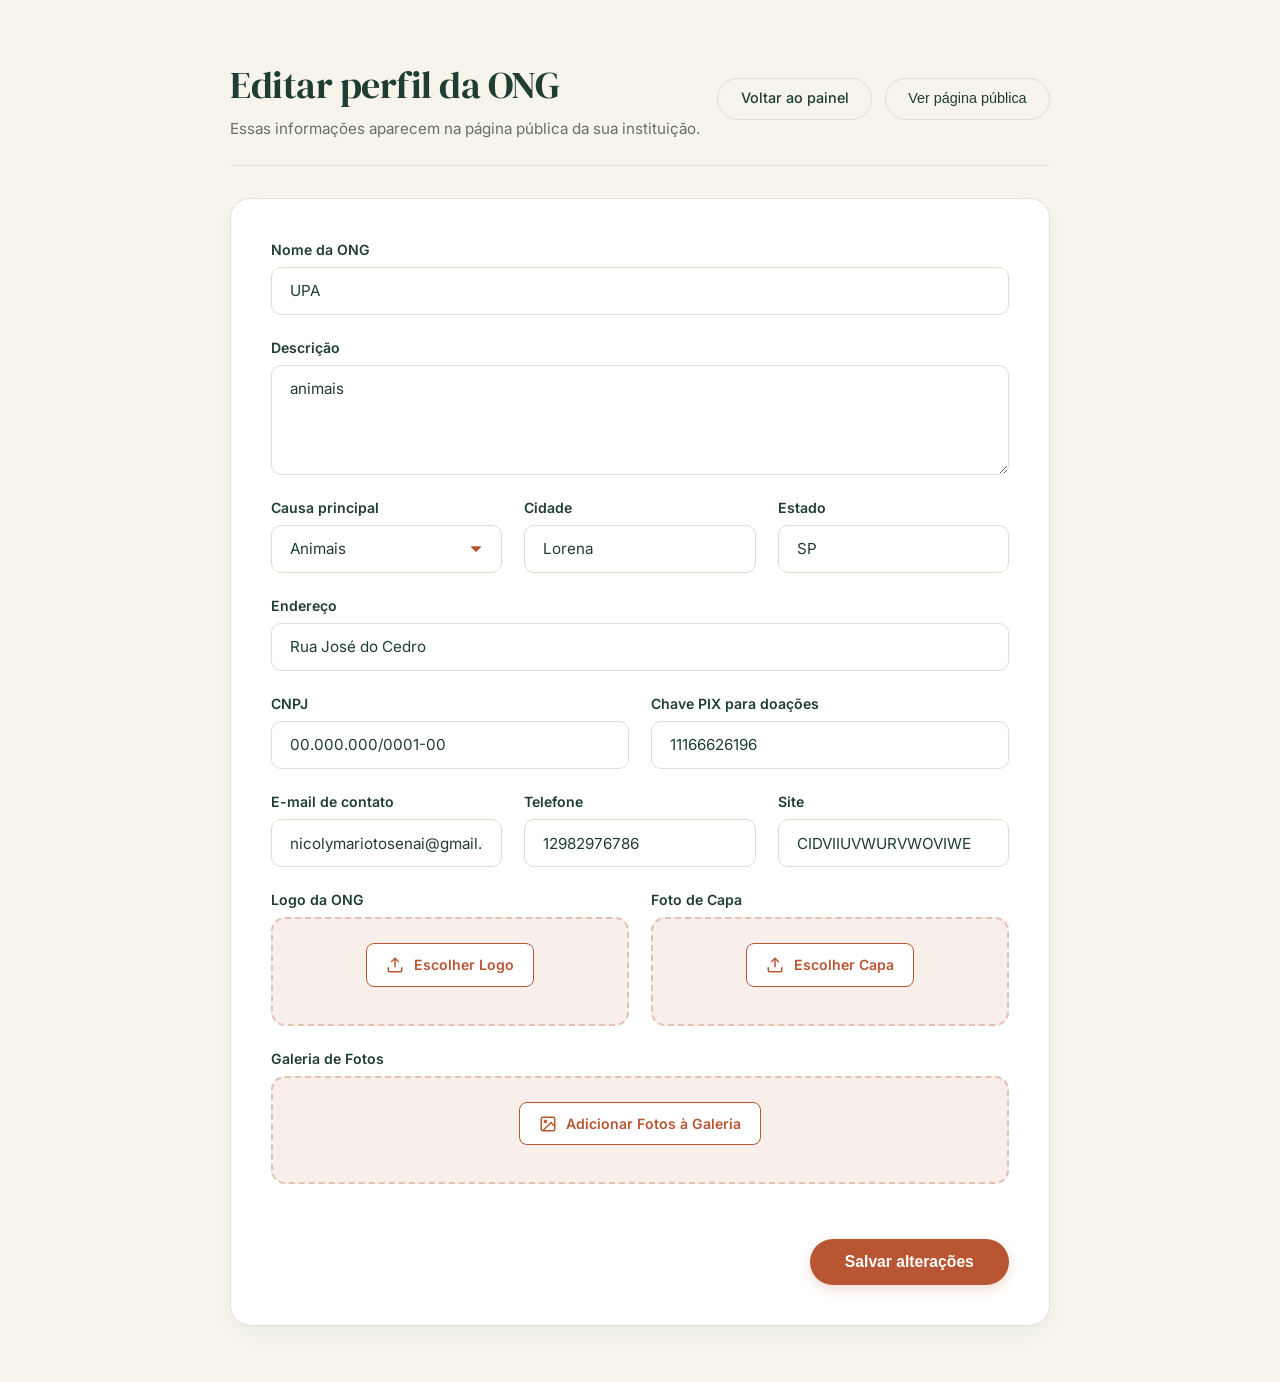
<file: painel.ong/editar-perfil-ong/index.html>
<!DOCTYPE html>
<html lang="pt-BR">

<head>
    <meta charset="UTF-8">
    <meta name="viewport" content="width=device-width, initial-scale=1.0">
    <title>Editar perfil da ONG - Painel Administrativo</title>
    <link rel="stylesheet" href="style.css">
    <link rel="preconnect" href="https://fonts.googleapis.com">
    <link rel="preconnect" href="https://fonts.gstatic.com" crossorigin>
    <link
        href="https://fonts.googleapis.com/css2?family=Inter:wght@400;500;600;700&family=DM+Serif+Display&display=swap"
        rel="stylesheet">
</head>

<body>

    <main class="container">

        <header class="page-header">
            <div>
                <h1 class="page-title">Editar perfil da ONG</h1>
                <p class="page-desc">Essas informações aparecem na página pública da sua instituição.</p>
            </div>
            <div style="display: flex; gap: 0.8rem;">
                <a href="../index.html" class="btn-outline" style="text-decoration: none;">Voltar ao painel</a>
                <button type="button" class="btn-outline" id="btnVerPaginaPublica">Ver página pública</button>
            </div>
        </header>

        <form id="formPerfilOng" class="form-grid">

            <div class="form-group full-width">
                <label for="nomeOng">Nome da ONG</label>
                <input type="text" id="nomeOng" class="form-control" placeholder="UPA">
            </div>

            <div class="form-group full-width">
                <label for="descricao">Descrição</label>
                <textarea id="descricao" class="form-control" rows="4"
                    placeholder="Descrição das atividades da ONG..."></textarea>
            </div>

            <div class="form-group col-3">
                <label for="causa">Causa principal</label>
                <select id="causa" class="form-control">
                    <option value="Animais">Animais</option>
                    <option value="Educação">Educação</option>
                    <option value="Meio Ambiente">Meio Ambiente</option>
                    <option value="Saúde">Saúde</option>
                    <option value="Assistência Social">Assistência Social</option>
                </select>
            </div>

            <div class="form-group col-3">
                <label for="cidade">Cidade</label>
                <input type="text" id="cidade" class="form-control" placeholder="Lorena">
            </div>

            <div class="form-group col-3">
                <label for="estado">Estado</label>
                <input type="text" id="estado" class="form-control" placeholder="SP">
            </div>

            <div class="form-group full-width">
                <label for="endereco">Endereço</label>
                <input type="text" id="endereco" class="form-control" placeholder="Rua José do Cedro">
            </div>

            <div class="form-group col-2">
                <label for="cnpj">CNPJ</label>
                <input type="text" id="cnpj" class="form-control" placeholder="00.000.000/0001-00">
            </div>

            <div class="form-group col-2">
                <label for="chavePix">Chave PIX para doações</label>
                <input type="text" id="chavePix" class="form-control" placeholder="11166626196">
            </div>

            <div class="form-group col-3">
                <label for="email">E-mail de contato</label>
                <input type="email" id="email" class="form-control" placeholder="nicolymariotosenai@gmail.com">
            </div>

            <div class="form-group col-3">
                <label for="telefone">Telefone</label>
                <input type="text" id="telefone" class="form-control" placeholder="12982976786">
            </div>

            <div class="form-group col-3">
                <label for="site">Site</label>
                <input type="text" id="site" class="form-control" placeholder="CIDVIIUVWURVWOVIWE">
            </div>

            <div class="form-group col-2">
                <label>Logo da ONG</label>
                <div class="upload-container">
                    <input type="file" id="logoUpload" accept="image/*" class="file-input">
                    <label for="logoUpload" class="btn-file-upload">
                        <svg width="18" height="18" viewBox="0 0 24 24" fill="none" stroke="currentColor"
                            stroke-width="2">
                            <path d="M21 15v4a2 2 0 0 1-2 2H5a2 2 0 0 1-2-2v-4"></path>
                            <polyline points="17 8 12 3 7 8"></polyline>
                            <line x1="12" y1="3" x2="12" y2="15"></line>
                        </svg>
                        Escolher Logo
                    </label>
                    <div id="previewLogo" class="image-preview"></div>
                </div>
            </div>

            <div class="form-group col-2">
                <label>Foto de Capa</label>
                <div class="upload-container">
                    <input type="file" id="capaUpload" accept="image/*" class="file-input">
                    <label for="capaUpload" class="btn-file-upload">
                        <svg width="18" height="18" viewBox="0 0 24 24" fill="none" stroke="currentColor"
                            stroke-width="2">
                            <path d="M21 15v4a2 2 0 0 1-2 2H5a2 2 0 0 1-2-2v-4"></path>
                            <polyline points="17 8 12 3 7 8"></polyline>
                            <line x1="12" y1="3" x2="12" y2="15"></line>
                        </svg>
                        Escolher Capa
                    </label>
                    <div id="previewCapa" class="image-preview"></div>
                </div>
            </div>

            <div class="form-group full-width">
                <label>Galeria de Fotos</label>
                <div class="upload-container">
                    <input type="file" id="galeriaUpload" accept="image/*" multiple class="file-input">
                    <label for="galeriaUpload" class="btn-file-upload">
                        <svg width="18" height="18" viewBox="0 0 24 24" fill="none" stroke="currentColor"
                            stroke-width="2">
                            <rect x="3" y="3" width="18" height="18" rx="2" ry="2"></rect>
                            <circle cx="8.5" cy="8.5" r="1.5"></circle>
                            <polyline points="21 15 16 10 5 21"></polyline>
                        </svg>
                        Adicionar Fotos à Galeria
                    </label>
                    <div id="previewGaleria" class="galeria-preview-grid"></div>
                </div>
            </div>

            <div class="form-actions full-width">
                <button type="submit" class="btn-primary">Salvar alterações</button>
            </div>

        </form>

    </main>

    <script src="script.js"></script>
</body>

</html>
</file>
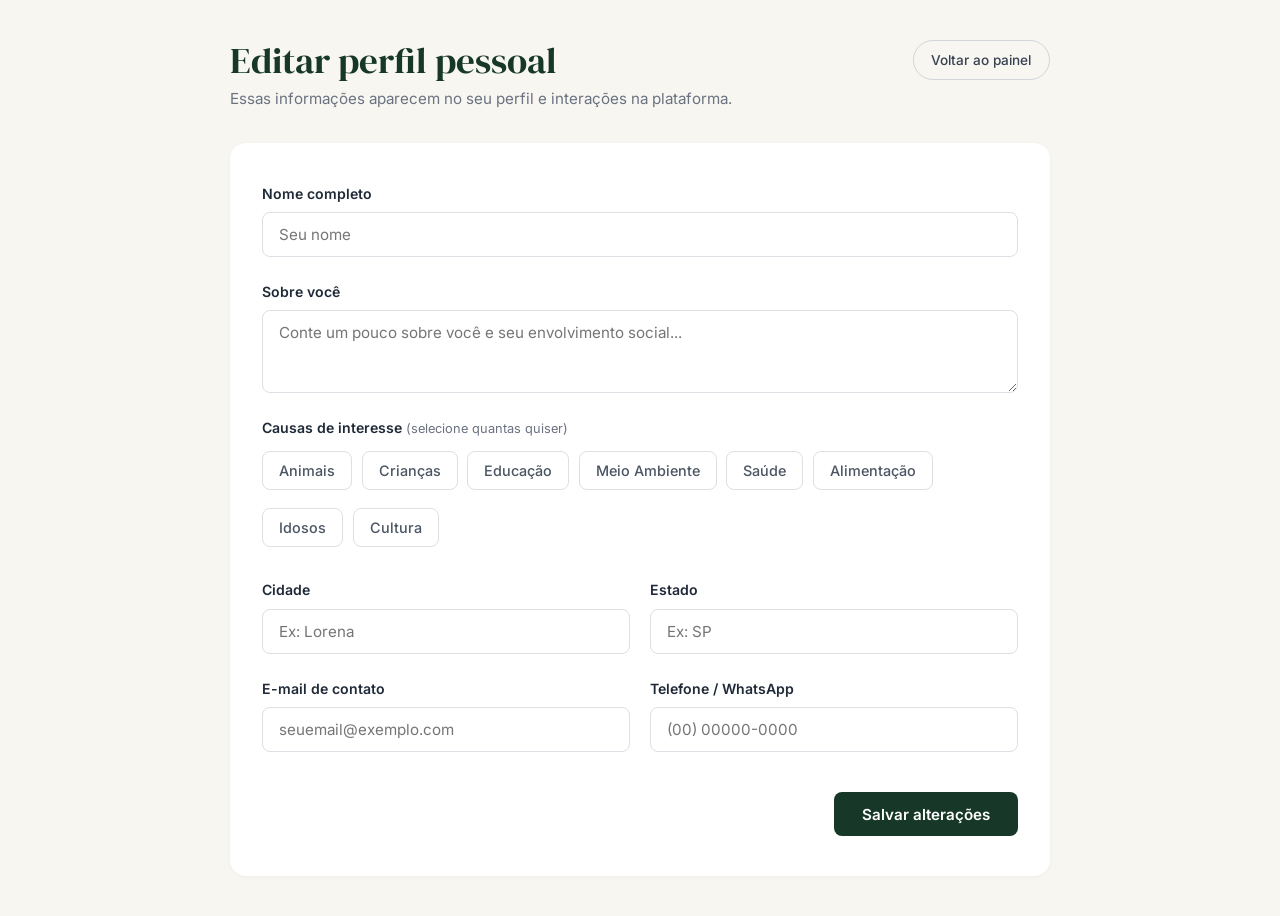
<file: painel.ong/editar-perfil-pessoal/index.html>
<!DOCTYPE html>
<html lang="pt-BR">

<head>
    <meta charset="UTF-8">
    <meta name="viewport" content="width=device-width, initial-scale=1.0">
    <title>Editar Perfil Pessoal - Ponte Solidária</title>

    <!-- Fontes do projeto -->
    <link rel="preconnect" href="https://fonts.googleapis.com">
    <link rel="preconnect" href="https://fonts.gstatic.com" crossorigin>
    <link
        href="https://fonts.googleapis.com/css2?family=DM+Serif+Display&family=Inter:wght@400;500;600;700&display=swap"
        rel="stylesheet">

    <!-- CSS Global e CSS da página -->
    <link rel="stylesheet" href="../../global.css">
    <link rel="stylesheet" href="style.css">
</head>

<body>

    <main class="edit-page-container">
        <!-- Topo da página -->
        <header class="page-top-header">
            <div class="header-text-group">
                <h1 class="page-main-title">Editar perfil pessoal</h1>
                <p class="page-main-subtitle">Essas informações aparecem no seu perfil e interações na plataforma.</p>
            </div>
            <div class="header-btn-group">
                <a href="../index.html" class="btn-top-outline">Voltar ao painel</a>
            </div>
        </header>

        <!-- Formulário dentro do card branco -->
        <div class="edit-card-container">
            <form id="formPerfilPessoal">

                <!-- Nome Completo -->
                <div class="form-group">
                    <label for="nomeCompleto">Nome completo</label>
                    <input type="text" id="nomeCompleto" name="nomeCompleto" placeholder="Seu nome" required>
                </div>

                <!-- Biografia / Sobre mim -->
                <div class="form-group">
                    <label for="sobreMim">Sobre você</label>
                    <textarea id="sobreMim" name="sobreMim" rows="3"
                        placeholder="Conte um pouco sobre você e seu envolvimento social..."></textarea>
                </div>

                <!-- Causas de Interesse (Múltipla Seleção) -->
                <div class="form-group">
                    <label>Causas de interesse <span class="label-hint">(selecione quantas quiser)</span></label>
                    <div class="causas-grid">
                        <label class="causa-pill">
                            <input type="checkbox" name="causas" value="Animais">
                            <span class="pill-badge">Animais</span>
                        </label>
                        <label class="causa-pill">
                            <input type="checkbox" name="causas" value="Crianças">
                            <span class="pill-badge">Crianças</span>
                        </label>
                        <label class="causa-pill">
                            <input type="checkbox" name="causas" value="Educação">
                            <span class="pill-badge">Educação</span>
                        </label>
                        <label class="causa-pill">
                            <input type="checkbox" name="causas" value="Meio Ambiente">
                            <span class="pill-badge">Meio Ambiente</span>
                        </label>
                        <label class="causa-pill">
                            <input type="checkbox" name="causas" value="Saúde">
                            <span class="pill-badge">Saúde</span>
                        </label>
                        <label class="causa-pill">
                            <input type="checkbox" name="causas" value="Alimentação">
                            <span class="pill-badge">Alimentação</span>
                        </label>
                        <label class="causa-pill">
                            <input type="checkbox" name="causas" value="Idosos">
                            <span class="pill-badge">Idosos</span>
                        </label>
                        <label class="causa-pill">
                            <input type="checkbox" name="causas" value="Cultura">
                            <span class="pill-badge">Cultura</span>
                        </label>
                    </div>
                </div>

                <!-- Localização: Cidade e Estado -->
                <div class="form-grid-2">
                    <div class="form-group">
                        <label for="cidade">Cidade</label>
                        <input type="text" id="cidade" name="cidade" placeholder="Ex: Lorena">
                    </div>

                    <div class="form-group">
                        <label for="estado">Estado</label>
                        <input type="text" id="estado" name="estado" placeholder="Ex: SP" maxlength="2">
                    </div>
                </div>

                <!-- Contatos: E-mail e Telefone -->
                <div class="form-grid-2">
                    <div class="form-group">
                        <label for="email">E-mail de contato</label>
                        <input type="email" id="email" name="email" placeholder="seuemail@exemplo.com" required>
                    </div>

                    <div class="form-group">
                        <label for="telefone">Telefone / WhatsApp</label>
                        <input type="tel" id="telefone" name="telefone" placeholder="(00) 00000-0000">
                    </div>
                </div>

                <!-- Botão de Salvar -->
                <div class="form-actions-bottom">
                    <button type="submit" class="btn-save-submit">Salvar alterações</button>
                </div>

            </form>
        </div>
    </main>

    <script src="script.js"></script>
</body>

</html>
</file>
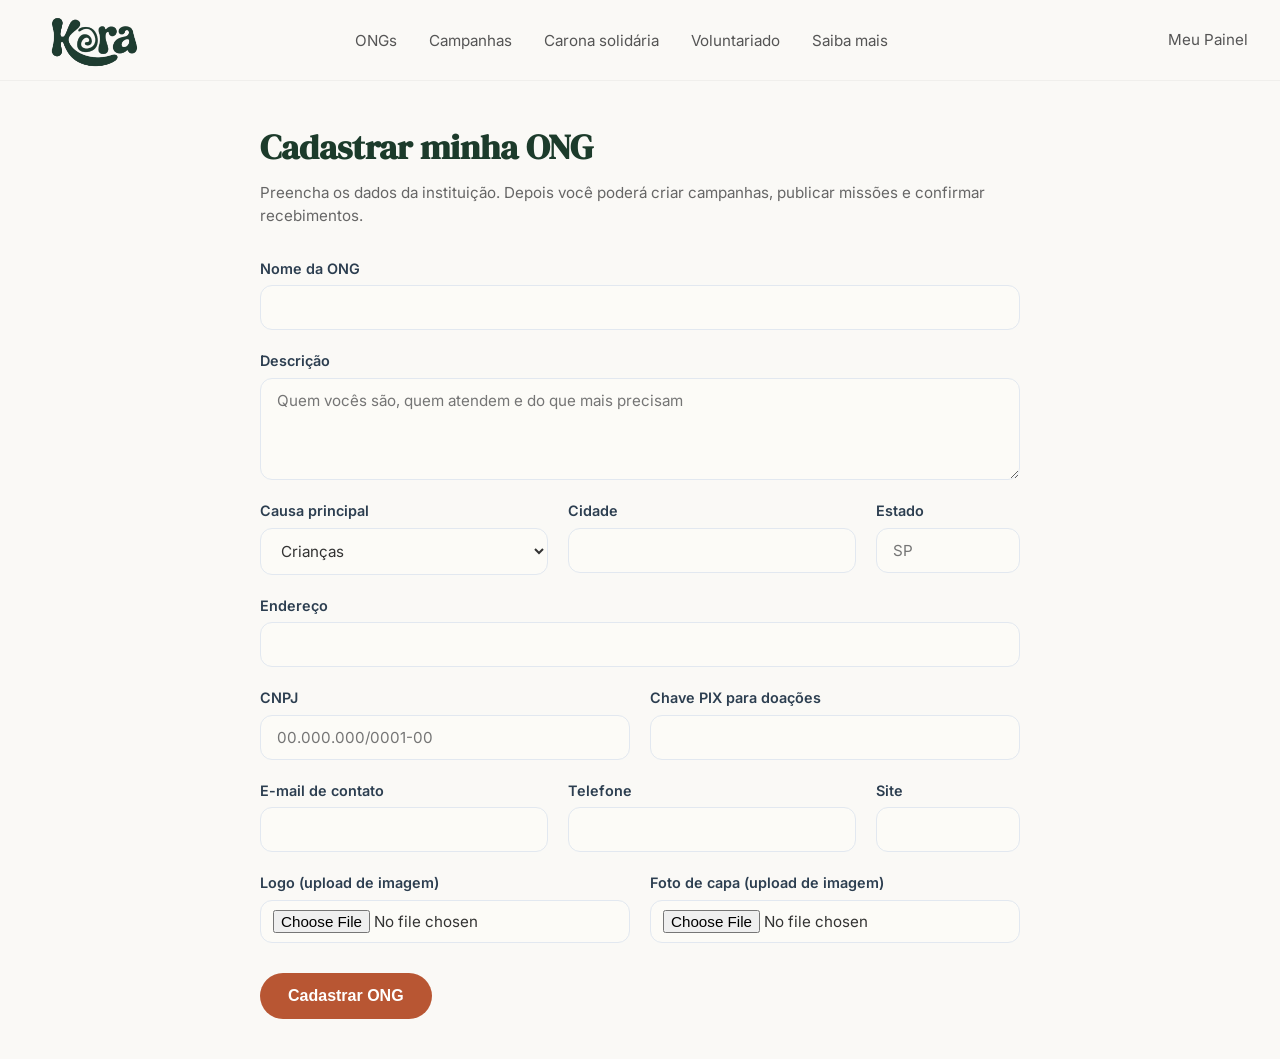
<file: painel.pessoa/btcadastrar.ong/index.html>
<!DOCTYPE html>
<html lang="pt-BR">

<head>
    <meta charset="UTF-8">
    <meta name="viewport" content="width=device-width, initial-scale=1.0">
    <title>Cadastrar minha ONG - Ponte Solidária</title>

    <link rel="preconnect" href="https://fonts.googleapis.com">
    <link rel="preconnect" href="https://fonts.gstatic.com" crossorigin>
    <link href="https://fonts.googleapis.com/css2?family=DM+Serif+Display&family=Inter:wght@400;500;600;700&display=swap" rel="stylesheet">

    <link rel="stylesheet" href="../../global.css">
    <link rel="stylesheet" href="style.css">
</head>

<body>

    <header class="header">
        <div class="header-container">
            <a href="../../index.html" class="logo-link">
                <img src="../../imagens/logo.png" alt="Logo Ponte Solidária" class="logo-img">
            </a>

            <nav class="nav-menu">
                <ul class="nav-list">
                    <li><a href="../../ongs/ongs.html" class="nav-link">ONGs</a></li>
                    <li><a href="../../campanhas/campanhas.html" class="nav-link">Campanhas</a></li>
                    <li><a href="../../carona.solidaria/carona.html" class="nav-link">Carona solidária</a></li>
                    <li><a href="../../voluntariado/voluntariado.html" class="nav-link">Voluntariado</a></li>
                    <li><a href="../../saiba.mais.pdf" target="_blank" class="nav-link">Saiba mais</a></li>
                </ul>
            </nav>

            <div class="user-actions">
                <a href="../index.html" class="nav-link user-panel">Meu Painel</a>
            </div>
        </div>
    </header>

    <main class="form-wrapper">
        <header class="form-header">
            <h1 class="form-title">Cadastrar minha ONG</h1>
            <p class="form-subtitle">Preencha os dados da instituição. Depois você poderá criar campanhas, publicar missões e confirmar recebimentos.</p>
        </header>

        <form id="formCadastrarOng" class="ong-form">
            <div class="form-group full-width">
                <label for="nomeOng">Nome da ONG</label>
                <input type="text" id="nomeOng" required>
            </div>

            <div class="form-group full-width">
                <label for="descricao">Descrição</label>
                <textarea id="descricao" rows="4" placeholder="Quem vocês são, quem atendem e do que mais precisam" required></textarea>
            </div>

            <div class="form-row-three">
                <div class="form-group">
                    <label for="causaPrincipal">Causa principal</label>
                    <select id="causaPrincipal" required>
                        <option value="Crianças">Crianças</option>
                        <option value="Animais">Animais</option>
                        <option value="Meio Ambiente">Meio Ambiente</option>
                        <option value="Idosos">Idosos</option>
                        <option value="Educação">Educação</option>
                        <option value="Saúde">Saúde</option>
                    </select>
                </div>
                <div class="form-group">
                    <label for="cidade">Cidade</label>
                    <input type="text" id="cidade" required>
                </div>
                <div class="form-group">
                    <label for="estado">Estado</label>
                    <input type="text" id="estado" placeholder="SP" maxLength="2" required>
                </div>
            </div>

            <div class="form-group full-width">
                <label for="endereco">Endereço</label>
                <input type="text" id="endereco" required>
            </div>

            <div class="form-row-two">
                <div class="form-group">
                    <label for="cnpj">CNPJ</label>
                    <input type="text" id="cnpj" placeholder="00.000.000/0001-00" required>
                </div>
                <div class="form-group">
                    <label for="chavePix">Chave PIX para doações</label>
                    <input type="text" id="chavePix" required>
                </div>
            </div>

            <div class="form-row-three">
                <div class="form-group">
                    <label for="emailContato">E-mail de contato</label>
                    <input type="email" id="emailContato" required>
                </div>
                <div class="form-group">
                    <label for="telefone">Telefone</label>
                    <input type="tel" id="telefone" required>
                </div>
                <div class="form-group">
                    <label for="site">Site</label>
                    <input type="text" id="site">
                </div>
            </div>

            <div class="form-row-two">
                <div class="form-group">
                    <label for="logoInput">Logo (upload de imagem)</label>
                    <input type="file" id="logoInput" accept="image/*" class="file-input">
                </div>
                <div class="form-group">
                    <label for="capaInput">Foto de capa (upload de imagem)</label>
                    <input type="file" id="capaInput" accept="image/*" class="file-input">
                </div>
            </div>

            <div class="form-actions">
                <button type="submit" class="btn-submit">Cadastrar ONG</button>
            </div>
        </form>
    </main>

    <script src="script.js"></script>
</body>

</html>
</file>
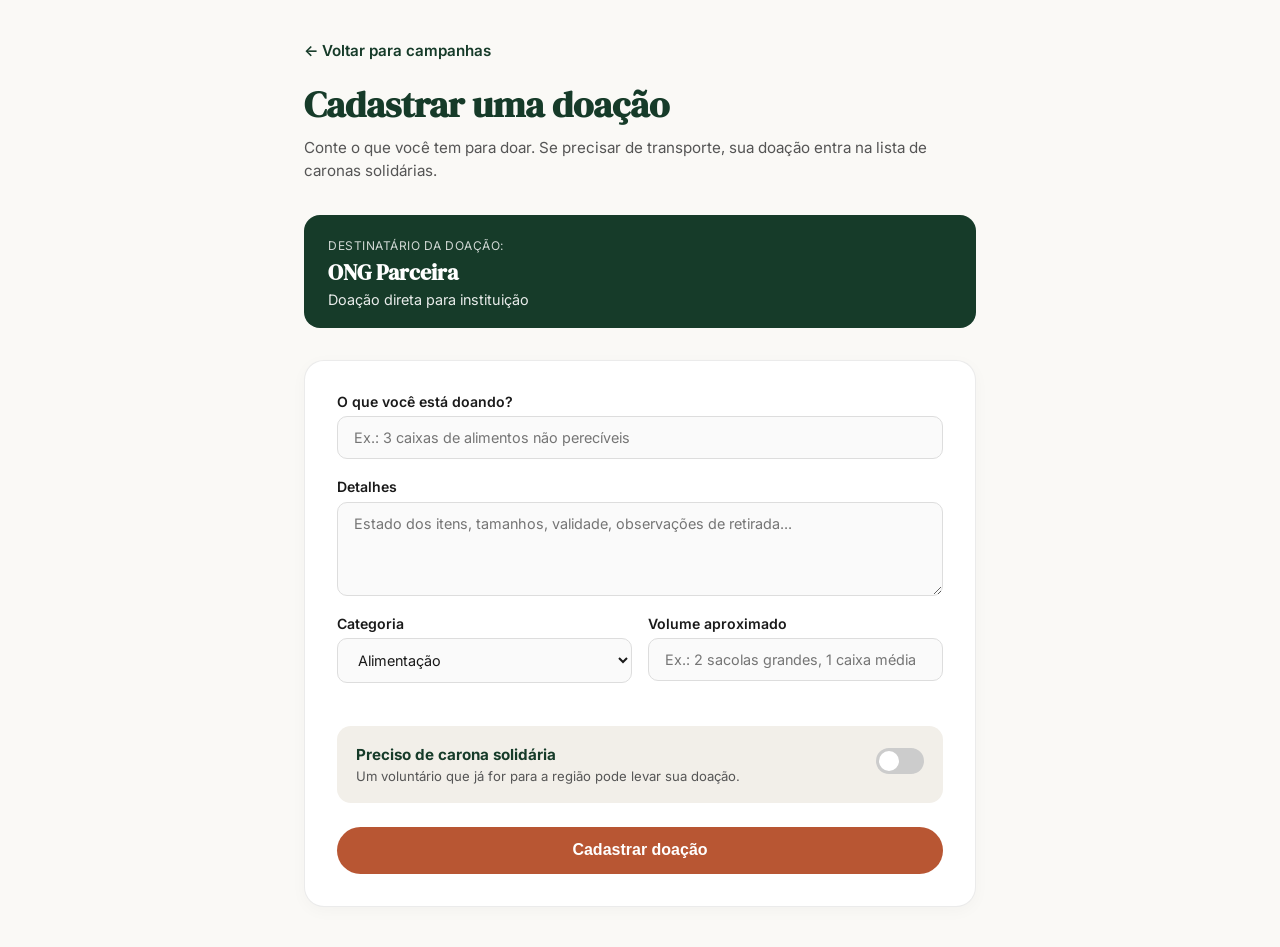
<file: cadastro.campanha/cc.html>
<!DOCTYPE html>
<html lang="pt-BR">

<head>
    <meta charset="UTF-8">
    <meta name="viewport" content="width=device-width, initial-scale=1.0">
    <title>Ponte Solidária - Cadastrar Doação</title>
    <link rel="stylesheet" href="cc.css">
</head>

<body>

    <main class="container">
        <section class="page-header">
            <a href="../campanhas/campanhas.html" class="back-link">← Voltar para campanhas</a>

            <h1 class="page-title">Cadastrar uma doação</h1>
            <p class="page-subtitle">
                Conte o que você tem para doar. Se precisar de transporte, sua doação entra na lista de caronas
                solidárias.
            </p>
        </section>

        <div class="campanha-info-card" id="campanhaInfoCard">
            <span class="info-label">Destinatário da doação:</span>
            <h3 class="info-ong" id="infoOngNome">Carregando ONG...</h3>
            <p class="info-campanha" id="infoCampanhaTitulo">Campanha: ...</p>
        </div>

        <form id="formDoacao" class="doacao-form" onsubmit="event.preventDefault();">

            <div class="form-group">
                <label for="itemDoacao">O que você está doando?</label>
                <input type="text" id="itemDoacao" placeholder="Ex.: 3 caixas de alimentos não perecíveis" required>
            </div>

            <div class="form-group">
                <label for="detalhesDoacao">Detalhes</label>
                <textarea id="detalhesDoacao" rows="4"
                    placeholder="Estado dos itens, tamanhos, validade, observações de retirada..."></textarea>
            </div>

            <div class="form-row">
                <div class="form-group">
                    <label for="categoriaDoacao">Categoria</label>
                    <select id="categoriaDoacao" required>
                        <option value="Alimentação">Alimentação</option>
                        <option value="Animais">Animais</option>
                        <option value="Roupas e Calçados">Roupas e Calçados</option>
                        <option value="Higiene e Limpeza">Higiene e Limpeza</option>
                        <option value="Móveis e Utensílios">Móveis e Utensílios</option>
                        <option value="Outros">Outros</option>
                    </select>
                </div>

                <div class="form-group">
                    <label for="volumeDoacao">Volume aproximado</label>
                    <input type="text" id="volumeDoacao" placeholder="Ex.: 2 sacolas grandes, 1 caixa média" required>
                </div>
            </div>

            <div class="toggle-box">
                <div class="toggle-text">
                    <strong>Preciso de carona solidária</strong>
                    <p>Um voluntário que já for para a região pode levar sua doação.</p>
                </div>
                <label class="switch">
                    <input type="checkbox" id="toggleCarona">
                    <span class="slider round"></span>
                </label>
            </div>

            <div class="campos-retirada" id="camposRetirada">
                <div class="form-row">
                    <div class="form-group">
                        <label for="cidadeRetirada">Cidade de retirada</label>
                        <input type="text" id="cidadeRetirada" placeholder="Ex.: Lorena">
                    </div>

                    <div class="form-group">
                        <label for="enderecoRetirada">Endereço de retirada</label>
                        <input type="text" id="enderecoRetirada" placeholder="Rua, número, bairro">
                    </div>
                </div>

                <p class="privacy-note">
                    <strong>Seu endereço estará protegido:</strong> Ele será compartilhado apenas com o voluntário
                    que aceitar realizar a entrega.
                </p>
            </div>

            <button type="submit" class="btn-cadastrar">Cadastrar doação</button>

        </form>
    </main>

    <script src="cc.js"></script>
</body>

</html>
</file>
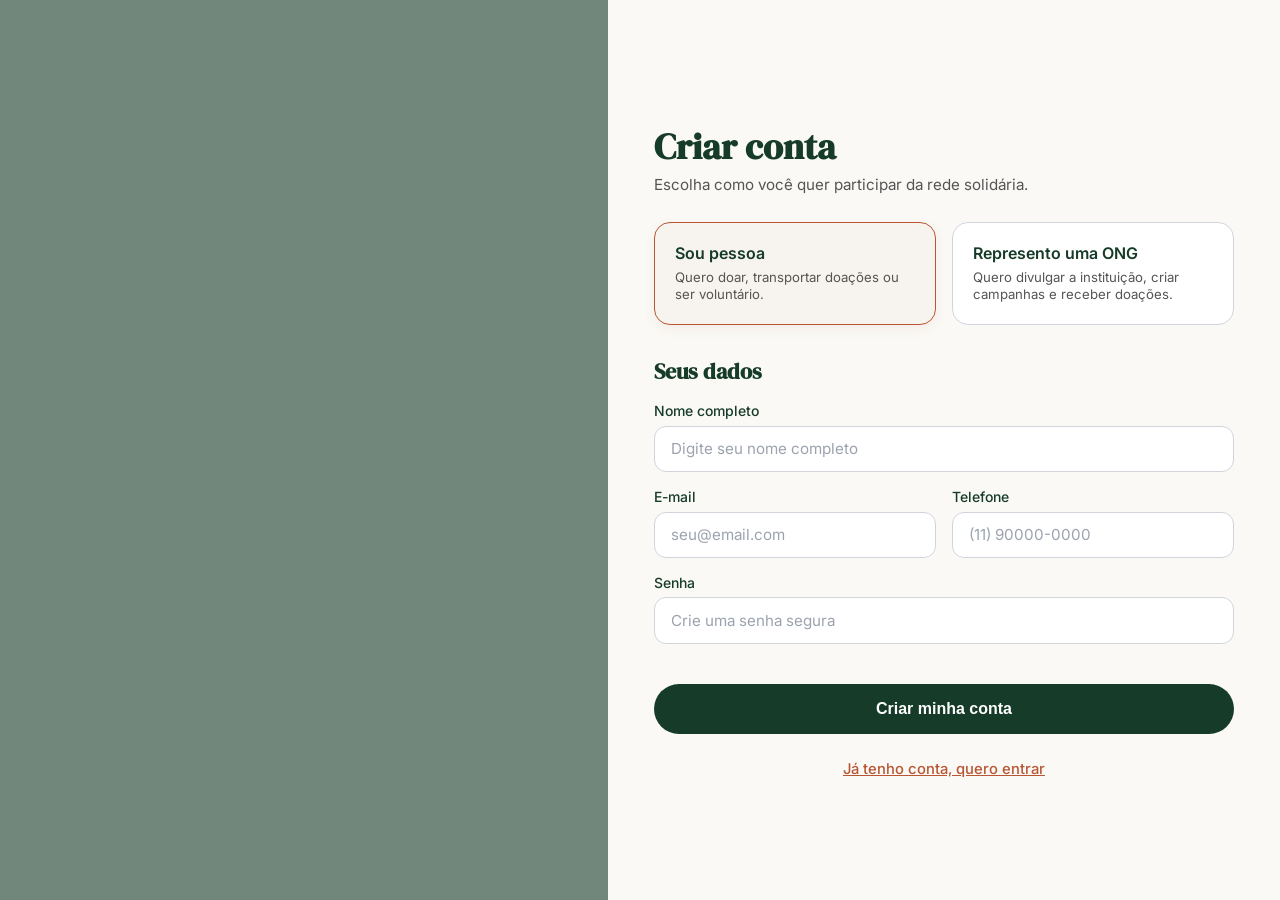
<file: cadastro/cadastro.html>
<!DOCTYPE html>
<html lang="pt-BR">

<head>
    <meta charset="UTF-8">
    <meta name="viewport" content="width=device-width, initial-scale=1.0">
    <title>Ponte Solidária - Criar Conta</title>
    <link rel="stylesheet" href="cadastro.css">
</head>

<body>

    <div class="signup-wrapper">

        <div class="signup-banner"></div>

        <div class="signup-content">
            <div class="form-container">

                <h1 class="page-title">Criar conta</h1>
                <p class="page-subtitle">Escolha como você quer participar da rede solidária.</p>

                <div class="profile-selection">
                    <div class="profile-card active" id="cardPessoa">
                        <h3 class="card-title">Sou pessoa</h3>
                        <p class="card-desc">Quero doar, transportar doações ou ser voluntário.</p>
                    </div>

                    <div class="profile-card" id="cardOng">
                        <h3 class="card-title">Represento uma ONG</h3>
                        <p class="card-desc">Quero divulgar a instituição, criar campanhas e receber doações.</p>
                    </div>
                </div>

                <form class="signup-form" id="signupForm" onsubmit="event.preventDefault();">

                    <h2 class="section-heading">Seus dados</h2>

                    <div class="form-group">
                        <label for="nome">Nome completo</label>
                        <input type="text" id="nome" placeholder="Digite seu nome completo" required>
                    </div>

                    <div class="form-row">
                        <div class="form-group flex-1">
                            <label for="email">E-mail</label>
                            <input type="email" id="email" placeholder="seu@email.com" required>
                        </div>
                        <div class="form-group flex-1">
                            <label for="telefone">Telefone</label>
                            <input type="tel" id="telefone" placeholder="(11) 90000-0000" required>
                        </div>
                    </div>

                    <div class="form-group">
                        <label for="senha">Senha</label>
                        <input type="password" id="senha" placeholder="Crie uma senha segura" required>
                    </div>

                    <div class="ong-fields" id="ongFields">
                        <h2 class="section-heading">Dados da instituição</h2>

                        <div class="form-row">
                            <div class="form-group flex-2">
                                <label for="nomeOng">Nome da ONG</label>
                                <input type="text" id="nomeOng" placeholder="Nome da instituição">
                            </div>
                            <div class="form-group flex-1">
                                <label for="cnpj">CNPJ</label>
                                <input type="text" id="cnpj" placeholder="00.000.000/0001-00">
                            </div>
                        </div>

                        <div class="form-row">
                            <div class="form-group flex-2">
                                <label for="causa">Causa principal</label>
                                <select id="causa" class="select-input">
                                    <option value="Crianças">Crianças</option>
                                    <option value="Animais">Animais</option>
                                    <option value="Idosos">Idosos</option>
                                    <option value="Saúde">Saúde</option>
                                    <option value="Educação">Educação</option>
                                    <option value="Meio ambiente">Meio ambiente</option>
                                </select>
                            </div>
                            <div class="form-group flex-2">
                                <label for="cidade">Cidade</label>
                                <input type="text" id="cidade" placeholder="Sua cidade">
                            </div>
                            <div class="form-group flex-1">
                                <label for="estado">Estado</label>
                                <input type="text" id="estado" placeholder="SP" maxlength="2">
                            </div>
                        </div>

                        <div class="form-group">
                            <label for="endereco">Endereço</label>
                            <input type="text" id="endereco" placeholder="Rua, número, bairro">
                        </div>

                        <div class="form-group">
                            <label for="descricao">Descrição da ONG</label>
                            <textarea id="descricao" rows="4"
                                placeholder="Quem vocês são, quem atendem e do que mais precisam"></textarea>
                        </div>
                    </div>

                    <button type="submit" class="btn-submit" id="btnSubmit">Criar minha conta</button>

                    <div class="form-footer">
                        <a href="../login/login.html" class="link-login">Já tenho conta, quero entrar</a>
                    </div>

                </form>

            </div>
        </div>

    </div>

    <script src="cadastro.js"></script>
</body>

</html>
</file>
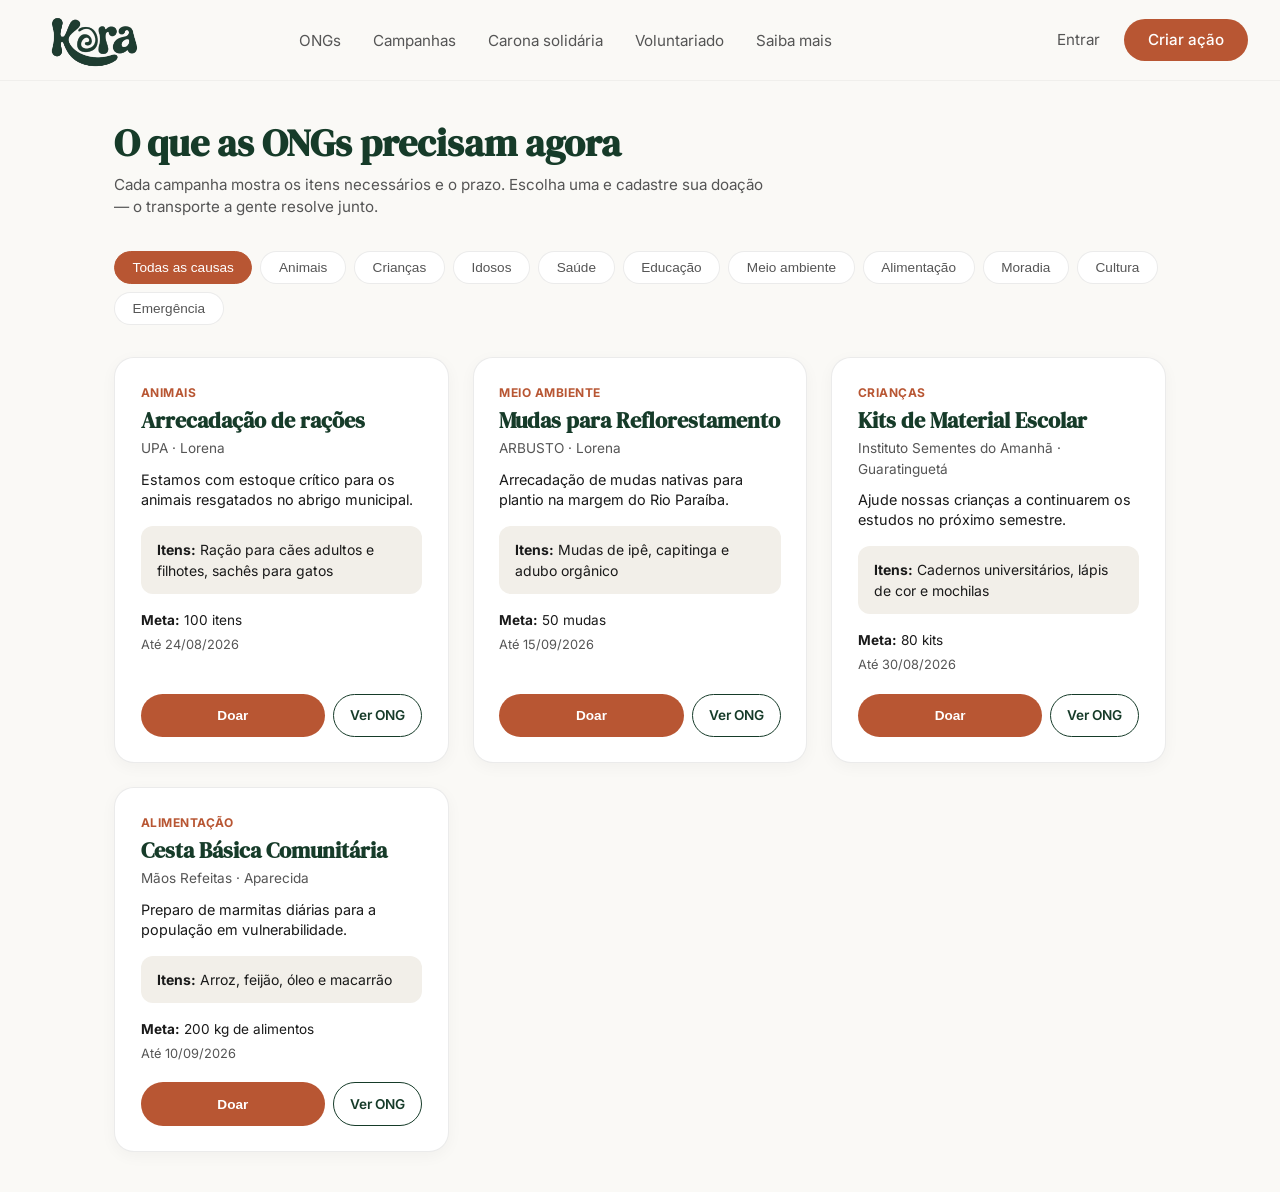
<file: campanhas/campanhas.html>
<!DOCTYPE html>
<html lang="pt-BR">

<head>
    <meta charset="UTF-8">
    <meta name="viewport" content="width=device-width, initial-scale=1.0">
    <title>Ponte Solidária - Campanhas</title>

    <!-- 1º O CSS Global com os estilos do cabeçalho e logo -->
    <link rel="stylesheet" href="../global.css">
    <!-- 2º O CSS específico da página de Campanhas -->
    <link rel="stylesheet" href="campanhas.css">
</head>

<body>

    <header class="header">
        <div class="header-container">
            <a href="../index.html" class="logo-link">
                <img src="../imagens/logo.png" alt="Logo Ponte Solidária" class="logo-img">
            </a>

            <nav class="nav-menu">
                <ul class="nav-list">
                    <li><a href="../ongs/ongs.html" class="nav-link">ONGs</a></li>
                    <li><a href="campanhas.html" class="nav-link">Campanhas</a></li>
                    <li><a href="../carona.solidaria/carona.html" class="nav-link">Carona solidária</a></li>
                    <li><a href="../voluntariado/voluntariado.html" class="nav-link">Voluntariado</a></li>
                    <li><a href="../saiba.mais.pdf" target="_blank" class="nav-link">Saiba mais</a></li>
                </ul>
            </nav>

            <div class="user-actions">
                <a href="../login/login.html" class="nav-link user-panel">Entrar</a>
                <a href="../cadastro/cadastro.html" class="btn-create-action" id="createActionBtn">Criar ação</a>
            </div>
        </div>
    </header>

    <main class="container">
        <section class="page-header">
            <h1 class="page-title">O que as ONGs precisam agora</h1>
            <p class="page-subtitle">
                Cada campanha mostra os itens necessários e o prazo. Escolha uma e cadastre sua doação — o transporte a
                gente resolve junto.
            </p>
        </section>

        <section class="filters-section">
            <div class="chips-wrapper" id="chipsWrapper">
                <button class="chip active" data-causa="Todas">Todas as causas</button>
                <button class="chip" data-causa="Animais">Animais</button>
                <button class="chip" data-causa="Crianças">Crianças</button>
                <button class="chip" data-causa="Idosos">Idosos</button>
                <button class="chip" data-causa="Saúde">Saúde</button>
                <button class="chip" data-causa="Educação">Educação</button>
                <button class="chip" data-causa="Meio ambiente">Meio ambiente</button>
                <button class="chip" data-causa="Alimentação">Alimentação</button>
                <button class="chip" data-causa="Moradia">Moradia</button>
                <button class="chip" data-causa="Cultura">Cultura</button>
                <button class="chip" data-causa="Emergência">Emergência</button>
            </div>
        </section>

        <section class="campanhas-grid" id="campanhasGrid">
        </section>
    </main>

    <script src="campanhas.js"></script>
</body>

</html>
</file>
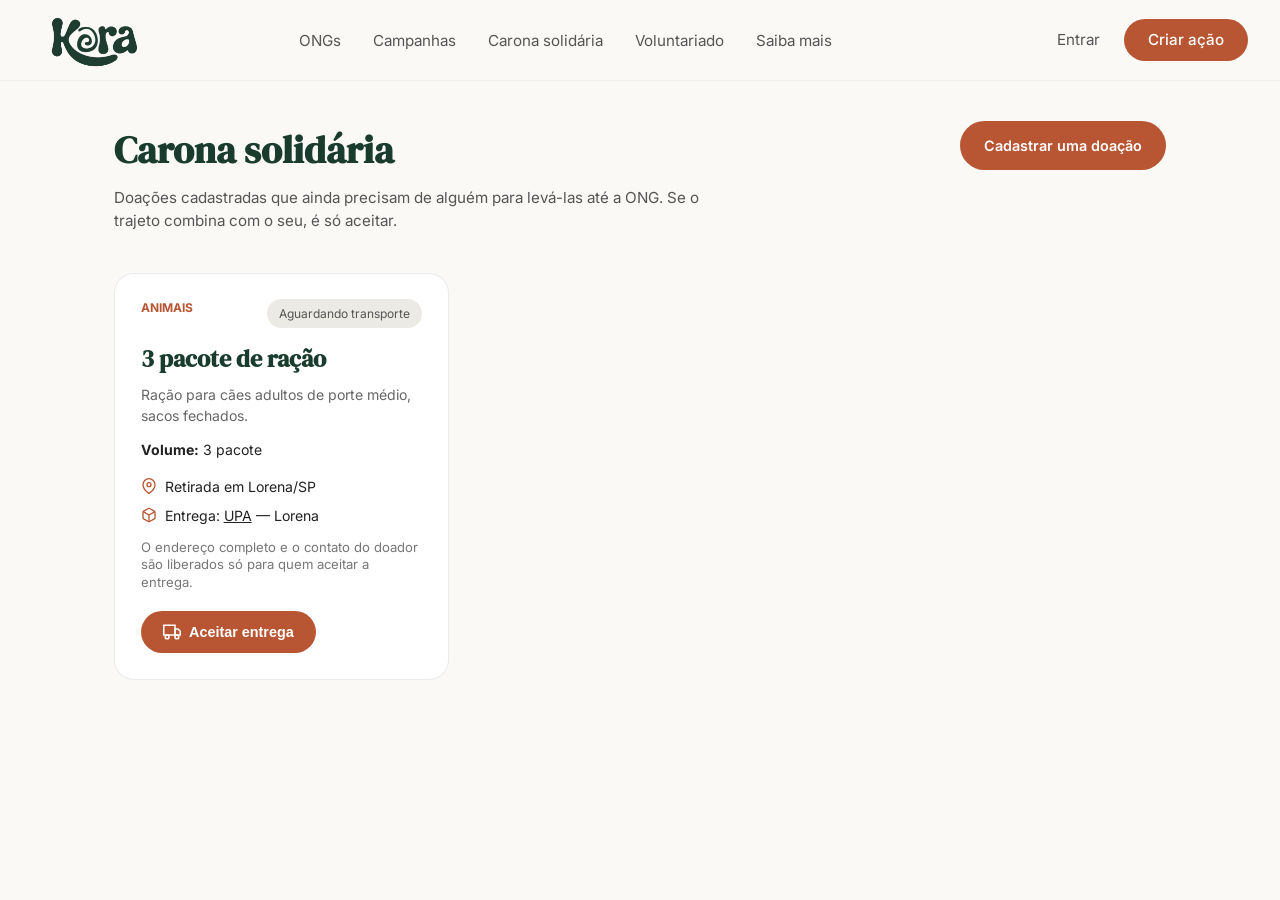
<file: carona.solidaria/carona.html>
<!DOCTYPE html>
<html lang="pt-BR">

<head>
    <meta charset="UTF-8">
    <meta name="viewport" content="width=device-width, initial-scale=1.0">
    <title>Ponte Solidária - Carona Solidária</title>

    <!-- 1º O CSS Global com os estilos do cabeçalho e logo -->
    <link rel="stylesheet" href="../global.css">
    <!-- 2º O CSS específico da página de Carona Solidária -->
    <link rel="stylesheet" href="carona.css">
</head>

<body>

    <header class="header">
        <div class="header-container">
            <a href="../index.html" class="logo-link">
                <img src="../imagens/logo.png" alt="Logo Ponte Solidária" class="logo-img">
            </a>

            <nav class="nav-menu">
                <ul class="nav-list">
                    <li><a href="../ongs/ongs.html" class="nav-link">ONGs</a></li>
                    <li><a href="../campanhas/campanhas.html" class="nav-link">Campanhas</a></li>
                    <li><a href="carona.html" class="nav-link">Carona solidária</a></li>
                    <li><a href="../voluntariado/voluntariado.html" class="nav-link">Voluntariado</a></li>
                    <li><a href="../saiba.mais.pdf" target="_blank" class="nav-link">Saiba mais</a></li>
                </ul>
            </nav>

            <div class="user-actions">
                <a href="../login/login.html" class="nav-link user-panel">Entrar</a>
                <a href="../cadastro/cadastro.html" class="btn-create-action" id="createActionBtn">Criar ação</a>
            </div>
        </div>
    </header>

    <main class="container">
        <section class="page-header">
            <div class="header-top-row">
                <div>
                    <h1 class="page-title">Carona solidária</h1>
                    <p class="page-subtitle">
                        Doações cadastradas que ainda precisam de alguém para levá-las até a ONG. Se o trajeto combina
                        com o seu, é só aceitar.
                    </p>
                </div>
                <a href="../campanhas/campanhas.html" class="btn-cadastrar-doacao">Cadastrar uma doação</a>
            </div>
        </section>

        <section class="caronas-grid" id="caronasGrid"></section>
    </main>

    <div class="modal-overlay" id="modalAceitar">
        <div class="modal-container">
            <button class="modal-close" id="btnCloseModal">&times;</button>

            <h2 class="modal-title">Dados da carona solidária</h2>
            <p class="modal-subtext">
                <span id="modalItemNome">Item</span> — organize a retirada com o doador e leve até a ONG.
            </p>

            <div class="modal-card-box">
                <h3 class="modal-box-title">Retirada</h3>
                <div class="modal-info-item">
                    <svg width="18" height="18" viewBox="0 0 24 24" fill="none" stroke="currentColor" stroke-width="2">
                        <path d="M20 21v-2a4 4 0 0 0-4-4H8a4 4 0 0 0-4 4v2"></path>
                        <circle cx="12" cy="7" r="4"></circle>
                    </svg>
                    <span id="modalDoadorNome">--</span>
                </div>
                <div class="modal-info-item">
                    <svg width="18" height="18" viewBox="0 0 24 24" fill="none" stroke="currentColor" stroke-width="2">
                        <path
                            d="M22 16.92v3a2 2 0 0 1-2.18 2 19.79 19.79 0 0 1-8.63-3.07 19.5 19.5 0 0 1-6-6 19.79 19.79 0 0 1-3.07-8.67A2 2 0 0 1 4.11 2h3a2 2 0 0 1 2 1.72 12.84 12.84 0 0 0 .7 2.81 2 2 0 0 1-.45 2.11L8.09 9.91a16 16 0 0 0 6 6l1.27-1.27a2 2 0 0 1 2.11-.45 12.84 12.84 0 0 0 2.81.7A2 2 0 0 1 22 16.92z">
                        </path>
                    </svg>
                    <span id="modalTelefoneDoador">--</span>
                </div>
                <div class="modal-info-item">
                    <svg width="18" height="18" viewBox="0 0 24 24" fill="none" stroke="currentColor" stroke-width="2">
                        <path d="M21 10c0 7-9 13-9 13s-9-6-9-13a9 9 0 0 1 18 0z"></path>
                        <circle cx="12" cy="10" r="3"></circle>
                    </svg>
                    <span id="modalEnderecoRetirada">--</span>
                </div>
                <p class="volume-text">Volume: <span id="modalVolume">--</span></p>
            </div>

            <div class="modal-card-box">
                <h3 class="modal-box-title">Entrega</h3>
                <div class="modal-info-item">
                    <svg width="18" height="18" viewBox="0 0 24 24" fill="none" stroke="currentColor" stroke-width="2">
                        <path
                            d="M21 16V8a2 2 0 0 0-1-1.73l-7-4a2 2 0 0 0-2 0l-7 4A2 2 0 0 0 3 8v8a2 2 0 0 0 1 1.73l7 4a2 2 0 0 0 2 0l7-4A2 2 0 0 0 21 16z">
                        </path>
                        <polyline points="3.27 6.96 12 12.01 20.73 6.96"></polyline>
                        <line x1="12" y1="22.08" x2="12" y2="12"></line>
                    </svg>
                    <span id="modalOngNome">--</span>
                </div>
                <div class="modal-info-item">
                    <svg width="18" height="18" viewBox="0 0 24 24" fill="none" stroke="currentColor" stroke-width="2">
                        <path d="M21 10c0 7-9 13-9 13s-9-6-9-13a9 9 0 0 1 18 0z"></path>
                        <circle cx="12" cy="10" r="3"></circle>
                    </svg>
                    <span id="modalEnderecoOng">--</span>
                </div>
                <div class="modal-info-item">
                    <svg width="18" height="18" viewBox="0 0 24 24" fill="none" stroke="currentColor" stroke-width="2">
                        <path
                            d="M22 16.92v3a2 2 0 0 1-2.18 2 19.79 19.79 0 0 1-8.63-3.07 19.5 19.5 0 0 1-6-6 19.79 19.79 0 0 1-3.07-8.67A2 2 0 0 1 4.11 2h3a2 2 0 0 1 2 1.72 12.84 12.84 0 0 0 .7 2.81 2 2 0 0 1-.45 2.11L8.09 9.91a16 16 0 0 0 6 6l1.27-1.27a2 2 0 0 1 2.11-.45 12.84 12.84 0 0 0 2.81.7A2 2 0 0 1 22 16.92z">
                        </path>
                    </svg>
                    <span id="modalTelefoneOng">--</span>
                </div>
            </div>

            <div class="privacy-callout">
                <svg width="20" height="20" viewBox="0 0 24 24" fill="none" stroke="#b85633" stroke-width="2">
                    <path d="M12 22s8-4 8-10V5l-8-3-8 3v7c0 6 8 10 8 10z"></path>
                </svg>
                <span>Esses dados foram compartilhados apenas porque você aceitou realizar esta Carona Solidária.
                    Utilize-os exclusivamente para organizar a retirada e a entrega da doação.</span>
            </div>

            <div class="modal-actions">
                <button class="btn-confirmar-retirada" id="btnConfirmarCarona">Confirmar retirada</button>
            </div>
        </div>
    </div>

    <div class="toast-notification" id="toastNotification">
        <div class="toast-icon">
            <svg width="14" height="14" viewBox="0 0 24 24" fill="none" stroke="#ffffff" stroke-width="3">
                <polyline points="20 6 9 17 4 12"></polyline>
            </svg>
        </div>
        <span>Retirada confirmada! Depois de entregar, confirme a entrega no seu painel.</span>
    </div>

    <script src="carona.js"></script>
</body>

</html>
</file>
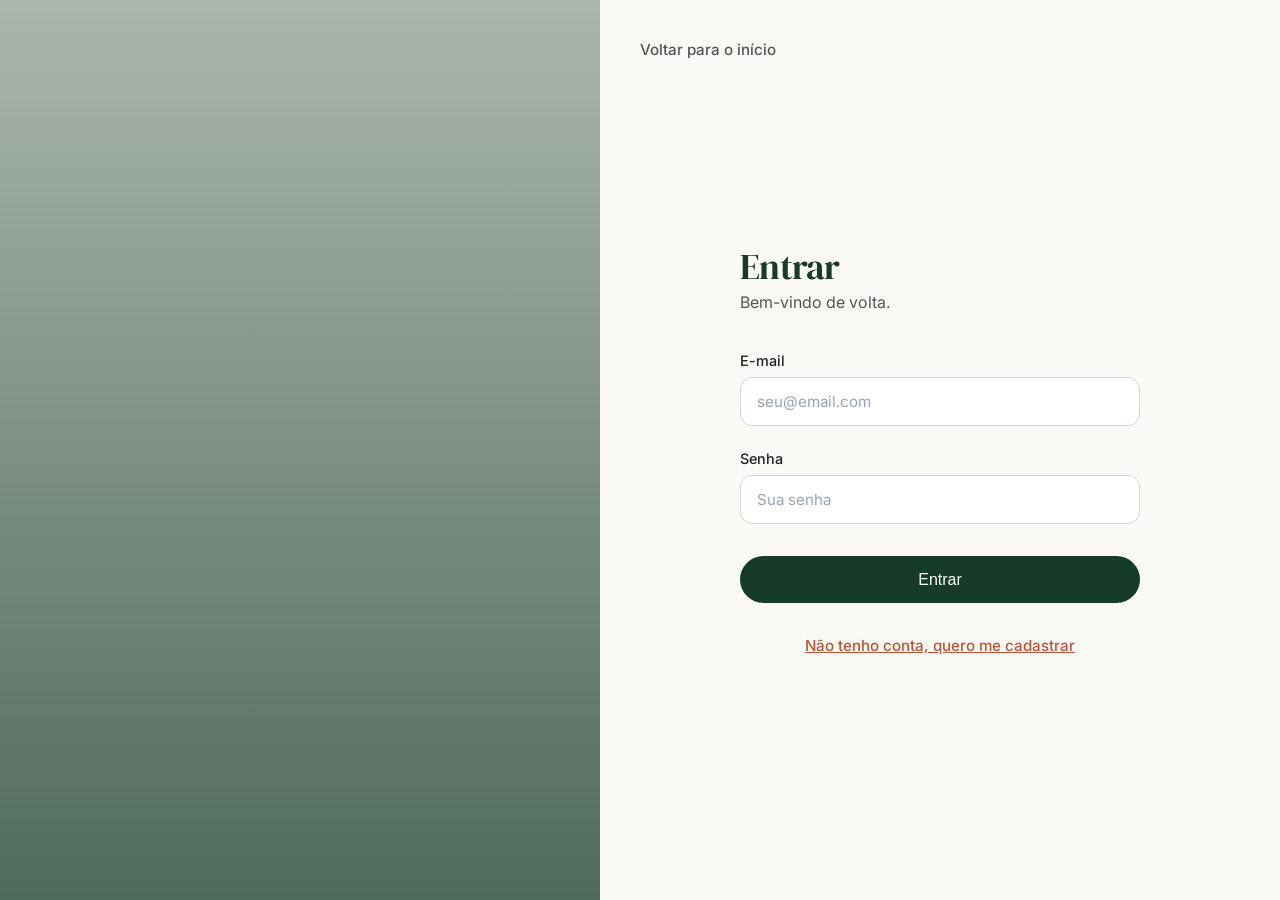
<file: login/login.html>
<!DOCTYPE html>
<html lang="pt-BR">

<head>
    <meta charset="UTF-8">
    <meta name="viewport" content="width=device-width, initial-scale=1.0">
    <title>Entrar - Ponte Solidária</title>
    <link rel="stylesheet" href="login.css">
</head>

<body>

    <main class="login-split">
        <div class="login-banner">
            <div class="banner-overlay"></div>
        </div>

        <div class="login-form-container">

            <a href="../index.html" class="back-link">
                Voltar para o início
            </a>

            <div class="form-wrapper">
                <h1 class="login-title">Entrar</h1>
                <p class="login-subtitle">Bem-vindo de volta.</p>

                <form class="login-form" id="loginForm">
                    <div class="form-group">
                        <label for="email" class="form-label">E-mail</label>
                        <input type="email" id="email" class="form-input" placeholder="seu@email.com" required>
                    </div>

                    <div class="form-group">
                        <label for="password" class="form-label">Senha</label>
                        <input type="password" id="password" class="form-input" placeholder="Sua senha" required>
                    </div>

                    <button type="submit" class="btn-submit">Entrar</button>
                </form>

                <div class="form-footer">
                    <a href="../cadastro/cadastro.html" class="signup-link">Não tenho conta, quero me cadastrar</a>
                </div>
            </div>

        </div>
    </main>

    <script src="login.js"></script>
</body>

</html>
</file>
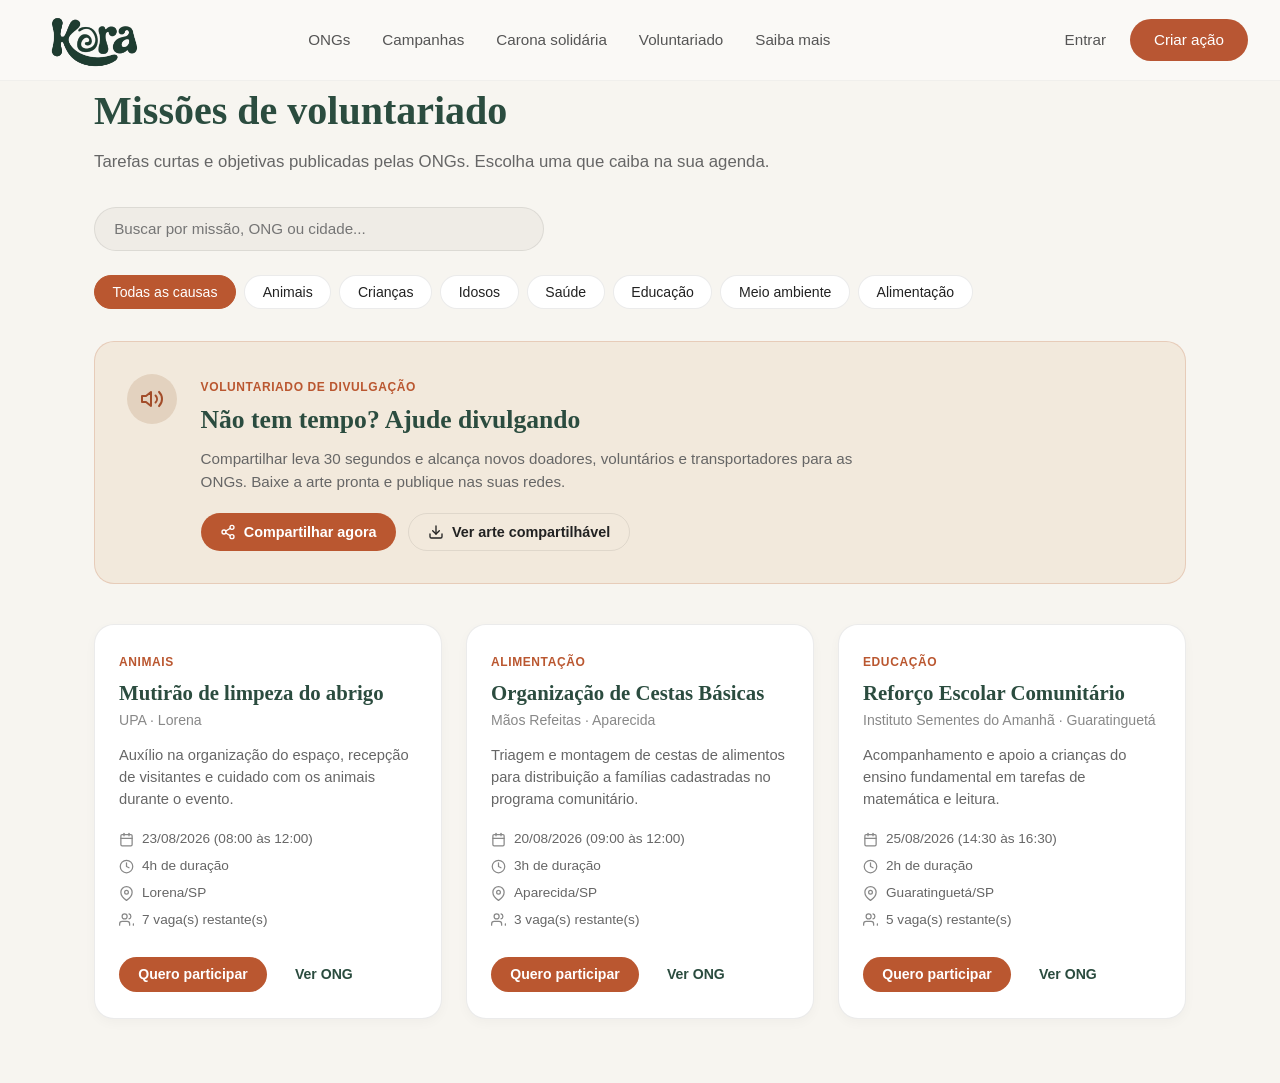
<file: voluntariado/voluntariado.html>
<!DOCTYPE html>
<html lang="pt-BR">

<head>
    <meta charset="UTF-8">
    <meta name="viewport" content="width=device-width, initial-scale=1.0">
    <title>Ponte Solidária - Voluntariado</title>

    <!-- 1º O CSS Global com os estilos do cabeçalho e logo -->
    <link rel="stylesheet" href="../global.css">
    <!-- 2º O CSS específico da página de Voluntariado -->
    <link rel="stylesheet" href="voluntariado.css">
</head>

<body>

    <header class="header">
        <div class="header-container">
            <a href="../index.html" class="logo-link">
                <img src="../imagens/logo.png" alt="Logo Ponte Solidária" class="logo-img">
            </a>

            <nav class="nav-menu">
                <ul class="nav-list">
                    <li><a href="../ongs/ongs.html" class="nav-link">ONGs</a></li>
                    <li><a href="../campanhas/campanhas.html" class="nav-link">Campanhas</a></li>
                    <li><a href="../carona.solidaria/carona.html" class="nav-link">Carona solidária</a></li>
                    <li><a href="voluntariado.html" class="nav-link">Voluntariado</a></li>
                    <li><a href="../saiba.mais.pdf" target="_blank" class="nav-link">Saiba mais</a></li>
                </ul>
            </nav>

            <div class="user-actions">
                <a href="../login/login.html" class="nav-link user-panel">Entrar</a>
                <a href="../cadastro/cadastro.html" class="btn-create-action" id="createActionBtn">Criar ação</a>
            </div>
        </div>
    </header>

    <main class="main-content">
        <div class="container">

            <section class="page-header">
                <h1 class="page-title">Missões de voluntariado</h1>
                <p class="page-subtitle">
                    Tarefas curtas e objetivas publicadas pelas ONGs. Escolha uma que caiba na sua agenda.
                </p>
            </section>

            <div class="search-box">
                <input type="text" id="inputBusca" class="search-input"
                    placeholder="Buscar por missão, ONG ou cidade...">
            </div>

            <div class="pills-container">
                <button class="pill active" data-categoria="todas">Todas as causas</button>
                <button class="pill" data-categoria="Animais">Animais</button>
                <button class="pill" data-categoria="Crianças">Crianças</button>
                <button class="pill" data-categoria="Idosos">Idosos</button>
                <button class="pill" data-categoria="Saúde">Saúde</button>
                <button class="pill" data-categoria="Educação">Educação</button>
                <button class="pill" data-categoria="Meio ambiente">Meio ambiente</button>
                <button class="pill" data-categoria="Alimentação">Alimentação</button>
            </div>

            <section class="banner-divulgacao">
                <div class="banner-content">
                    <div class="banner-icon-wrapper">
                        <svg width="24" height="24" viewBox="0 0 24 24" fill="none" stroke="#a24c29" stroke-width="2"
                            stroke-linecap="round" stroke-linejoin="round">
                            <path d="M11 5L6 9H2v6h4l5 4V5z"></path>
                            <path d="M19.07 4.93a10 10 0 0 1 0 14.14M15.54 8.46a5 5 0 0 1 0 7.07"></path>
                        </svg>
                    </div>
                    <div class="banner-text">
                        <span class="banner-tag">VOLUNTARIADO DE DIVULGAÇÃO</span>
                        <h2 class="banner-title">Não tem tempo? Ajude divulgando</h2>
                        <p class="banner-description">
                            Compartilhar leva 30 segundos e alcança novos doadores, voluntários e transportadores para
                            as ONGs. Baixe a arte pronta e publique nas suas redes.
                        </p>
                        <div class="banner-buttons">
                            <button class="btn-banner-primary">
                                <svg width="16" height="16" viewBox="0 0 24 24" fill="none" stroke="currentColor"
                                    stroke-width="2" stroke-linecap="round" stroke-linejoin="round">
                                    <circle cx="18" cy="5" r="3"></circle>
                                    <circle cx="6" cy="12" r="3"></circle>
                                    <circle cx="18" cy="19" r="3"></circle>
                                    <line x1="8.59" y1="13.51" x2="15.42" y2="17.49"></line>
                                    <line x1="15.41" y1="6.51" x2="8.59" y2="10.49"></line>
                                </svg>
                                Compartilhar agora
                            </button>
                            <button class="btn-banner-secondary">
                                <svg width="16" height="16" viewBox="0 0 24 24" fill="none" stroke="currentColor"
                                    stroke-width="2" stroke-linecap="round" stroke-linejoin="round">
                                    <path d="M21 15v4a2 2 0 0 1-2 2H5a2 2 0 0 1-2-2v-4"></path>
                                    <polyline points="7 10 12 15 17 10"></polyline>
                                    <line x1="12" y1="15" x2="12" y2="3"></line>
                                </svg>
                                Ver arte compartilhável
                            </button>
                        </div>
                    </div>
                </div>
            </section>

            <section class="missoes-grid" id="missoesGrid">
            </section>

        </div>
    </main>

    <div class="modal-overlay" id="modalConfirmacao">
        <div class="modal-container">

            <div id="modalStepConfirm" class="modal-body">
                <h2 class="modal-title">Confirmar inscrição</h2>
                <p class="modal-subtitle">Você quer participar desta ação?</p>

                <div class="modal-card-info">
                    <h3 class="modal-action-title" id="modalTitulo">--</h3>
                    <p class="modal-ong-info" id="modalOng">--</p>

                    <div class="modal-details-list">
                        <p>📅 <strong>Data:</strong> <span id="modalData">--</span></p>
                        <p>🕒 <strong>Horário:</strong> <span id="modalHorario">--</span></p>
                        <p>📍 <strong>Local:</strong> <span id="modalLocal">--</span></p>
                    </div>
                </div>

                <p class="modal-warning">
                    Ao confirmar, seu interesse será enviado para a ONG. Certifique-se de que você poderá comparecer no
                    dia e horário informados.
                </p>

                <div class="modal-actions">
                    <button class="btn-modal-cancel" onclick="fecharModal()">Cancelar</button>
                    <button class="btn-modal-confirm" id="btnConfirmarInscricao">Confirmar inscrição</button>
                </div>
            </div>

            <div id="modalStepSuccess" class="modal-body hidden">
                <h2 class="modal-title">Inscrição realizada!</h2>
                <p class="modal-description">
                    Sua inscrição foi enviada para a <strong id="modalSuccessOng">ONG</strong>. A ONG poderá entrar em
                    contato com você para confirmar os detalhes da ação.
                </p>

                <div class="modal-actions single-action">
                    <button class="btn-modal-confirm" onclick="fecharModal()">Voltar para voluntariado</button>
                </div>
            </div>

        </div>
    </div>

    <script src="voluntariado.js"></script>
</body>

</html>
</file>
<file: global.css>
/* ==========================================================================
   GLOBAL.CSS - Estilos compartilhados por todas as páginas
   ========================================================================== */

@import url('https://fonts.googleapis.com/css2?family=DM+Serif+Display&family=Inter:wght@300;400;500;600&display=swap');

/* --- VARIÁVEIS DE CORES E FONTES --- */
:root {
    --color-brand-green: #163B29;
    --color-brand-green-hover: #0f2b1d;
    --color-brand-terracotta: #B85633;
    --color-brand-terracotta-hover: #9c4526;

    --color-bg-page: #FAF9F6;
    --color-bg-alt: #F3EFE6;
    --color-bg-card: #ffffff;

    --color-text-main: #555555;
    --color-text-dark: #222222;
    --color-white: #ffffff;
    --color-border: #E5E7EB;

    --font-serif: 'DM Serif Display', Georgia, serif;
    --font-sans: 'Inter', system-ui, sans-serif;

    --max-width: 1300px;
}

/* --- RESET BÁSICO --- */
* {
    margin: 0;
    padding: 0;
    box-sizing: border-box;
}

body {
    font-family: var(--font-sans);
    background-color: var(--color-bg-page);
    color: var(--color-text-main);
    line-height: 1.5;
}

/* --- HEADER / CABEÇALHO --- */
.header {
    background-color: var(--color-bg-page);
    padding: 1.2rem 2rem;
    border-bottom: 1px solid rgba(0, 0, 0, 0.04);
    position: sticky;
    top: 0;
    z-index: 100;
}

.header-container {
    max-width: var(--max-width);
    margin: 0 auto;
    display: flex;
    align-items: center;
    justify-content: space-between;
}

/* --- LOGO --- */
.logo-link {
    display: flex;
    align-items: center;
    text-decoration: none;
}

.logo-img {
    height: 42px;
    width: auto;
    display: block;
    object-fit: contain;
    transform: scale(3.0);
    transform-origin: left center;
}

/* --- NAVEGAÇÃO --- */
.nav-list {
    display: flex;
    list-style: none;
    gap: 2rem;
}

.nav-link {
    text-decoration: none;
    color: var(--color-text-main);
    font-size: 0.95rem;
    transition: color 0.2s;
}

.nav-link:hover {
    color: var(--color-text-dark);
}

.user-actions {
    display: flex;
    align-items: center;
    gap: 1.5rem;
}

.btn-create-action {
    background-color: var(--color-brand-terracotta);
    color: var(--color-white);
    border: none;
    padding: 0.6rem 1.5rem;
    border-radius: 99px;
    font-weight: 500;
    font-size: 0.95rem;
    cursor: pointer;
    transition: background-color 0.2s;
    text-decoration: none;
}

.btn-create-action:hover {
    background-color: var(--color-brand-terracotta-hover);
}
</file>
<file: style.css>
@import url('https://fonts.googleapis.com/css2?family=DM+Serif+Display&family=Inter:wght@300;400;500;600&display=swap');

:root {
    --color-brand-green: #163B29;
    --color-brand-green-hover: #0f2b1d;
    --color-brand-terracotta: #B85633;
    --color-brand-terracotta-hover: #9c4526;

    --color-bg-page: #FAF9F6;
    --color-bg-alt: #F3EFE6;
    --color-bg-card: #ffffff;

    --color-text-main: #555555;
    --color-text-dark: #222222;
    --color-white: #ffffff;
    --color-border: #E5E7EB;

    --font-serif: 'DM Serif Display', Georgia, serif;
    --font-sans: 'Inter', system-ui, sans-serif;

    --max-width: 1300px;
}

* {
    margin: 0;
    padding: 0;
    box-sizing: border-box;
}

body {
    font-family: var(--font-sans);
    background-color: var(--color-bg-page);
    color: var(--color-text-main);
    line-height: 1.5;
}

/* --- HEADER --- */
.header {
    background-color: var(--color-bg-page);
    padding: 1rem 2rem;
    border-bottom: 1px solid rgba(0, 0, 0, 0.04);
    position: sticky;
    top: 0;
    z-index: 100;
}

.header-container {
    max-width: var(--max-width);
    margin: 0 auto;
    display: flex;
    align-items: center;
    justify-content: space-between;
}

/* --- LOGO --- */
.logo-link {
    display: flex;
    align-items: center;
    text-decoration: none;
}

.logo-img {
    height: 42px;
    width: auto;
    display: block;
    object-fit: contain;
    transform: scale(3.0);
    transform-origin: left center;
}

/* --- NAV --- */
.nav-list {
    display: flex;
    list-style: none;
    gap: 2rem;
}

.nav-link {
    text-decoration: none;
    color: var(--color-text-main);
    font-size: 0.95rem;
    transition: color 0.2s;
}

.nav-link:hover {
    color: var(--color-text-dark);
}

.user-actions {
    display: flex;
    align-items: center;
    gap: 1.5rem;
}

.btn-create-action {
    background-color: var(--color-brand-terracotta);
    color: var(--color-white);
    border: none;
    padding: 0.6rem 1.5rem;
    border-radius: 99px;
    font-weight: 500;
    font-size: 0.95rem;
    cursor: pointer;
    transition: background-color 0.2s;
    text-decoration: none;
}

.btn-create-action:hover {
    background-color: var(--color-brand-terracotta-hover);
}

/* --- HERO --- */
.hero {
    position: relative;
    min-height: 80vh;
    background: url('https://i.pinimg.com/1200x/6d/0b/76/6d0b7670918099732fd087ff78d4c2f1.jpg') center/cover no-repeat;
    display: flex;
    align-items: center;
}

.hero-overlay {
    position: absolute;
    inset: 0;
    background: linear-gradient(90deg, rgba(22, 59, 41, 0.94) 0%, rgba(22, 59, 41, 0.78) 50%, rgba(22, 59, 41, 0.2) 100%);
}

.hero-container {
    position: relative;
    z-index: 2;
    max-width: var(--max-width);
    margin: 0 auto;
    padding: 4rem 2rem;
    width: 100%;
}

.hero-content {
    max-width: 720px;
}

.hero-title {
    font-family: var(--font-serif);
    font-size: clamp(2.5rem, 8vw, 4.5rem);
    line-height: 1.1;
    color: var(--color-white);
    margin-bottom: 1.5rem;
}

.hero-description {
    font-size: 1.25rem;
    font-weight: 300;
    color: rgba(255, 255, 255, 0.9);
    margin-bottom: 2.5rem;
}

.hero-buttons {
    display: flex;
    gap: 1.25rem;
}

.btn-primary,
.btn-secondary {
    padding: 1rem 2.25rem;
    border-radius: 99px;
    font-size: 1.1rem;
    font-weight: 500;
    text-decoration: none;
    transition: background-color 0.2s, border-color 0.2s;
}

.btn-primary {
    background-color: var(--color-brand-terracotta);
    color: var(--color-white);
}

.btn-secondary {
    border: 1.5px solid rgba(255, 255, 255, 0.5);
    color: var(--color-white);
}

.btn-primary:hover {
    background-color: var(--color-brand-terracotta-hover);
}

.btn-secondary:hover {
    background-color: rgba(255, 255, 255, 0.1);
    border-color: var(--color-white);
}

/* --- COMO FUNCIONA --- */
.how-it-works {
    padding: 5rem 2rem;
    background-color: var(--color-bg-page);
}

.container {
    max-width: var(--max-width);
    margin: 0 auto;
}

.section-title {
    font-family: var(--font-serif);
    font-size: 2.5rem;
    color: var(--color-brand-green);
    margin-bottom: 0.5rem;
    letter-spacing: -0.01em;
}

.section-subtitle {
    font-size: 1.05rem;
    color: var(--color-text-main);
    margin-bottom: 3.5rem;
    max-width: 650px;
}

.steps-grid {
    display: grid;
    grid-template-columns: repeat(auto-fit, minmax(250px, 1fr));
    gap: 1.5rem;
}

.step-card {
    background-color: var(--color-bg-card);
    padding: 2.25rem;
    border-radius: 20px;
    border: 1px solid var(--color-border);
    position: relative;
}

.step-number {
    display: block;
    font-family: var(--font-serif);
    font-size: 3.5rem;
    color: var(--color-brand-terracotta);
    line-height: 1;
    margin-bottom: 1.25rem;
    opacity: 0.85;
}

.step-title {
    font-family: var(--font-serif);
    font-size: 1.35rem;
    color: var(--color-brand-green);
    margin-bottom: 0.75rem;
}

.step-text {
    font-size: 0.95rem;
    color: var(--color-text-main);
    line-height: 1.5;
}

/* --- CAMPANHAS EM DESTAQUE --- */
.featured-campaigns {
    padding: 5rem 2rem;
    background-color: var(--color-bg-alt);
}

.section-header {
    display: flex;
    justify-content: space-between;
    align-items: flex-end;
    margin-bottom: 2rem;
}

.see-all-link {
    color: var(--color-brand-green);
    text-decoration: none;
    font-weight: 500;
    font-size: 0.95rem;
    transition: opacity 0.2s;
    white-space: nowrap;
}

.see-all-link:hover {
    opacity: 0.8;
    text-decoration: underline;
}

/* Barra de Busca */
.search-bar-form {
    margin-bottom: 2rem;
}

.search-input-wrapper {
    position: relative;
    display: flex;
    align-items: center;
    background-color: var(--color-bg-card);
    border: 1px solid var(--color-border);
    border-radius: 99px;
    padding: 0.4rem 0.4rem 0.4rem 1.5rem;
    box-shadow: 0 4px 20px rgba(0, 0, 0, 0.03);
}

.search-icon {
    color: #9CA3AF;
    margin-right: 0.75rem;
    flex-shrink: 0;
}

.search-input {
    width: 100%;
    border: none;
    outline: none;
    background: transparent;
    font-family: var(--font-sans);
    font-size: 1rem;
    color: var(--color-text-dark);
}

.search-input::placeholder {
    color: #9CA3AF;
}

.btn-search {
    background-color: var(--color-brand-green);
    color: var(--color-white);
    border: none;
    padding: 0.85rem 2rem;
    border-radius: 99px;
    font-weight: 500;
    font-size: 0.95rem;
    cursor: pointer;
    transition: background-color 0.2s ease;
    flex-shrink: 0;
}

.btn-search:hover {
    background-color: var(--color-brand-green-hover);
}

/* Chips de Filtro */
.filter-chips-container {
    display: flex;
    align-items: center;
    gap: 1rem;
    flex-wrap: wrap;
    margin-bottom: 2.5rem;
}

.filter-label {
    font-size: 0.9rem;
    font-weight: 500;
    color: var(--color-text-dark);
}

.chips-group {
    display: flex;
    gap: 0.6rem;
    flex-wrap: wrap;
}

.chip-btn {
    background-color: var(--color-bg-card);
    border: 1px solid var(--color-border);
    color: var(--color-text-main);
    padding: 0.5rem 1.25rem;
    border-radius: 99px;
    font-size: 0.9rem;
    font-weight: 400;
    cursor: pointer;
    transition: all 0.2s ease;
}

.chip-btn:hover {
    border-color: var(--color-brand-green);
    color: var(--color-brand-green);
}

.chip-btn.active {
    background-color: var(--color-brand-green);
    border-color: var(--color-brand-green);
    color: var(--color-white);
}

/* Grid de Cards de Campanhas Dinâmicas */
.campaigns-grid {
    display: grid;
    grid-template-columns: repeat(auto-fill, minmax(280px, 1fr));
    gap: 2rem;
}

.campaign-card {
    background-color: var(--color-bg-card);
    border-radius: 20px;
    border: 1px solid var(--color-border);
    overflow: hidden;
    display: flex;
    flex-direction: column;
    box-shadow: 0 4px 15px rgba(0, 0, 0, 0.03);
    transition: transform 0.2s ease, box-shadow 0.2s ease;
}

.campaign-card:hover {
    transform: translateY(-4px);
    box-shadow: 0 8px 25px rgba(0, 0, 0, 0.08);
}

.campaign-image-wrapper {
    position: relative;
    width: 100%;
    height: 200px;
    background-color: #eee;
}

.campaign-image {
    width: 100%;
    height: 100%;
    object-fit: cover;
}

.campaign-badge {
    position: absolute;
    top: 12px;
    left: 12px;
    background-color: rgba(22, 59, 41, 0.85);
    backdrop-filter: blur(4px);
    color: var(--color-white);
    padding: 0.3rem 0.8rem;
    border-radius: 99px;
    font-size: 0.75rem;
    font-weight: 500;
    text-transform: uppercase;
    letter-spacing: 0.05em;
}

.campaign-content {
    padding: 1.5rem;
    display: flex;
    flex-direction: column;
    flex: 1;
}

.campaign-ong {
    font-size: 0.8rem;
    font-weight: 600;
    color: var(--color-brand-terracotta);
    margin-bottom: 0.4rem;
    text-transform: uppercase;
}

.campaign-title {
    font-family: var(--font-serif);
    font-size: 1.35rem;
    color: var(--color-brand-green);
    margin-bottom: 0.5rem;
    line-height: 1.25;
}

.campaign-description {
    font-size: 0.9rem;
    color: var(--color-text-main);
    line-height: 1.5;
    margin-bottom: 1.5rem;
    display: -webkit-box;
    -webkit-line-clamp: 3;
    line-clamp: 3;
    -webkit-box-orient: vertical;
    overflow: hidden;
}

.btn-campaign {
    margin-top: auto;
    display: inline-block;
    text-align: center;
    background-color: var(--color-brand-green);
    color: var(--color-white);
    padding: 0.75rem 1.25rem;
    border-radius: 99px;
    font-size: 0.9rem;
    font-weight: 500;
    text-decoration: none;
    transition: background-color 0.2s ease;
}

.btn-campaign:hover {
    background-color: var(--color-brand-green-hover);
}

.empty-campaigns {
    grid-column: 1 / -1;
    text-align: center;
    padding: 3rem 1rem;
    background-color: var(--color-bg-card);
    border-radius: 16px;
    border: 1px dashed var(--color-border);
    color: var(--color-text-main);
}

/* --- CTA ONGs E PARCEIROS --- */
.partner-cta-section {
    padding: 5rem 2rem;
    background-color: var(--color-bg-page);
}

.partner-card {
    background-color: var(--color-brand-green);
    border-radius: 24px;
    padding: 3.5rem 3rem;
    display: flex;
    align-items: center;
    justify-content: space-between;
    gap: 2.5rem;
    box-shadow: 0 10px 30px rgba(22, 59, 41, 0.12);
}

.partner-content {
    max-width: 620px;
}

.partner-title {
    font-family: var(--font-serif);
    font-size: 2.5rem;
    color: var(--color-white);
    line-height: 1.15;
    margin-bottom: 0.85rem;
    letter-spacing: -0.01em;
}

.partner-text {
    font-size: 1.05rem;
    color: rgba(255, 255, 255, 0.85);
    line-height: 1.5;
    font-weight: 300;
}

.partner-buttons {
    display: flex;
    align-items: center;
    gap: 1rem;
    flex-shrink: 0;
}

.btn-partner-primary {
    background-color: var(--color-brand-terracotta);
    color: var(--color-white);
    padding: 0.9rem 2rem;
    border-radius: 99px;
    font-weight: 500;
    font-size: 1rem;
    text-decoration: none;
    transition: background-color 0.2s ease;
    white-space: nowrap;
}

.btn-partner-primary:hover {
    background-color: var(--color-brand-terracotta-hover);
}

.btn-partner-secondary {
    border: 1px solid rgba(255, 255, 255, 0.35);
    color: var(--color-white);
    padding: 0.9rem 2rem;
    border-radius: 99px;
    font-weight: 500;
    font-size: 1rem;
    text-decoration: none;
    transition: all 0.2s ease;
    white-space: nowrap;
}

.btn-partner-secondary:hover {
    border-color: var(--color-white);
    background-color: rgba(255, 255, 255, 0.1);
}

/* --- FOOTER --- */
.footer {
    background-color: var(--color-bg-page);
    border-top: 1px solid var(--color-border);
    padding: 4rem 2rem 2rem 2rem;
}

.footer-top {
    display: flex;
    justify-content: space-between;
    gap: 4rem;
    padding-bottom: 3rem;
}

.footer-brand {
    max-width: 420px;
}

.footer-logo-link {
    display: inline-block;
    margin-bottom: 1rem;
}

.footer-logo-img {
    height: 65px;
    width: auto;
    display: block;
    object-fit: contain;
    transform: scale(2.0);
    /* Ajuste o multiplicador (ex: 1.5, 2.0, 2.5) */
    transform-origin: left center;
    /* Mantém a imagem alinhada à esquerda ao crescer */
}

.footer-description {
    font-size: 0.95rem;
    color: var(--color-text-main);
    line-height: 1.6;
    margin-bottom: 1.5rem;
}

.footer-socials {
    display: flex;
    gap: 0.75rem;
}

.social-link {
    display: inline-flex;
    align-items: center;
    justify-content: center;
    width: 40px;
    height: 40px;
    border-radius: 50%;
    background-color: var(--color-bg-alt);
    color: var(--color-brand-green);
    text-decoration: none;
    transition: background-color 0.2s ease, color 0.2s ease;
}

.social-link:hover {
    background-color: var(--color-brand-green);
    color: var(--color-white);
}

.footer-links-grid {
    display: flex;
    gap: 4rem;
    flex-wrap: wrap;
}

.footer-column-title {
    font-family: var(--font-serif);
    font-size: 1.35rem;
    font-style: italic;
    color: var(--color-brand-green);
    margin-bottom: 1.25rem;
}

.footer-list {
    list-style: none;
    display: flex;
    flex-direction: column;
    gap: 0.8rem;
}

.footer-list a {
    color: var(--color-text-main);
    text-decoration: none;
    font-size: 0.95rem;
    transition: color 0.2s ease;
}

.footer-list a:hover {
    color: var(--color-brand-terracotta);
}

.footer-bottom {
    border-top: 1px solid var(--color-border);
    padding-top: 2rem;
    display: flex;
    justify-content: space-between;
    align-items: center;
    flex-wrap: wrap;
    gap: 1rem;
}

.footer-tagline {
    font-size: 0.9rem;
    font-style: italic;
    color: var(--color-text-main);
}

.footer-copy {
    font-size: 0.8rem;
    font-weight: 600;
    color: #888888;
    letter-spacing: 0.05em;
}

/* Responsividade */
@media (max-width: 900px) {
    .partner-card {
        flex-direction: column;
        align-items: flex-start;
        padding: 2.5rem 2rem;
    }

    .partner-title {
        font-size: 2rem;
    }

    .partner-buttons {
        width: 100%;
        flex-direction: column;
        align-items: stretch;
    }

    .btn-partner-primary,
    .btn-partner-secondary {
        text-align: center;
    }

    .footer-top {
        flex-direction: column;
        gap: 2.5rem;
    }

    .footer-links-grid {
        gap: 2.5rem;
    }
}

@media (max-width: 768px) {
    .hero-buttons {
        flex-direction: column;
    }

    .section-title {
        font-size: 2rem;
    }

    .section-header {
        flex-direction: column;
        align-items: flex-start;
        gap: 1rem;
    }

    .filter-chips-container {
        flex-direction: column;
        align-items: flex-start;
    }

    .footer-bottom {
        flex-direction: column;
        align-items: flex-start;
    }
}
</file>
<file: painel.ong/style.css>
@import url('https://fonts.googleapis.com/css2?family=DM+Serif+Display&family=Inter:wght@400;500;600;700&display=swap');

:root {
    --bg-page: #FAF9F6;
    --sidebar-bg: #FFFFFF;
    --primary-color: #b85633;
    --primary-hover: #9b4527;
    --text-dark: #1a3c2f;
    --text-muted: #555555;
    --border-color: rgba(0, 0, 0, 0.08);
    --card-bg: #FFFFFF;
    --accent-light: #f4efea;
}

* {
    margin: 0;
    padding: 0;
    box-sizing: border-box;
}

body {
    font-family: 'Inter', sans-serif;
    background-color: var(--bg-page);
    color: var(--text-muted);
}

.dashboard-container {
    display: flex;
    min-height: 100vh;
}

/* SIDEBAR */
.sidebar {
    width: 260px;
    background-color: var(--sidebar-bg);
    border-right: 1px solid var(--border-color);
    padding: 2rem 1.2rem;
    display: flex;
    flex-direction: column;
    flex-shrink: 0;
}

.sidebar-header {
    margin-bottom: 2rem;
    padding-left: 0.5rem;
}

.ong-label {
    font-size: 0.75rem;
    font-weight: 700;
    color: var(--primary-color);
    letter-spacing: 0.05em;
    text-transform: uppercase;
}

.ong-name {
    font-family: 'DM Serif Display', serif;
    font-size: 2rem;
    color: var(--text-dark);
    margin-top: 0.2rem;
}

.sidebar-nav {
    display: flex;
    flex-direction: column;
    gap: 0.4rem;
}

.nav-item {
    display: flex;
    align-items: center;
    gap: 0.75rem;
    padding: 0.75rem 1rem;
    background: none;
    border: none;
    border-radius: 12px;
    font-size: 0.9rem;
    font-weight: 500;
    color: var(--text-muted);
    cursor: pointer;
    text-align: left;
    width: 100%;
    transition: all 0.2s ease;
}

.nav-item:hover {
    background-color: var(--bg-page);
    color: var(--text-dark);
}

.nav-item.active {
    background-color: var(--accent-light);
    color: var(--text-dark);
    font-weight: 600;
}

.badge {
    margin-left: auto;
    background-color: #ECEAE4;
    color: var(--text-dark);
    font-size: 0.75rem;
    font-weight: 600;
    padding: 0.15rem 0.5rem;
    border-radius: 99px;
}

/* MAIN CONTENT */
.main-content {
    flex: 1;
    padding: 2.5rem 3rem;
    max-width: 1200px;
}

.content-header {
    display: flex;
    justify-content: space-between;
    align-items: flex-start;
    gap: 1.5rem;
    margin-bottom: 1.5rem;
}

.section-title {
    font-family: 'DM Serif Display', serif;
    font-size: 2.2rem;
    color: var(--text-dark);
    margin-bottom: 0.4rem;
}

.section-desc {
    font-size: 0.95rem;
    color: var(--text-muted);
}

.header-actions {
    display: flex;
    gap: 0.75rem;
}

.divider {
    border: none;
    border-top: 1px solid var(--border-color);
    margin-bottom: 2rem;
}

/* BOTÕES GLOBAIS */
.btn-primary {
    background-color: var(--primary-color);
    color: #FFFFFF;
    border: none;
    padding: 0.65rem 1.25rem;
    border-radius: 99px;
    font-weight: 600;
    font-size: 0.88rem;
    cursor: pointer;
    transition: background-color 0.2s;
}

.btn-primary:hover {
    background-color: var(--primary-hover);
}

.btn-outline {
    background-color: transparent;
    color: var(--text-dark);
    border: 1px solid rgba(26, 60, 47, 0.2);
    padding: 0.65rem 1.25rem;
    border-radius: 99px;
    font-weight: 500;
    font-size: 0.88rem;
    cursor: pointer;
    transition: background-color 0.2s;
}

.btn-outline:hover {
    background-color: #f7f5f0;
}

/* ABAS */
.tab-content {
    display: none;
}

.tab-content.active {
    display: block;
}

/* VISÃO GERAL */
.stats-grid {
    display: grid;
    grid-template-columns: repeat(auto-fit, minmax(220px, 1fr));
    gap: 1.2rem;
    margin-bottom: 2rem;
}

.stat-card {
    background: var(--card-bg);
    border: 1px solid var(--border-color);
    border-radius: 16px;
    padding: 1.25rem;
    display: flex;
    flex-direction: column;
    gap: 0.5rem;
}

.stat-number {
    font-family: 'DM Serif Display', serif;
    font-size: 2.2rem;
    color: var(--text-dark);
}

.stat-label {
    font-size: 0.85rem;
    color: var(--text-muted);
}

.quick-actions-box {
    background: var(--card-bg);
    border: 1px solid var(--border-color);
    border-radius: 16px;
    padding: 1.5rem;
}

.box-title {
    font-family: 'DM Serif Display', serif;
    font-size: 1.3rem;
    color: var(--text-dark);
    margin-bottom: 0.4rem;
}

.section-subtitle {
    font-size: 0.88rem;
    color: var(--text-muted);
    margin-bottom: 1.5rem;
}

.actions-flex {
    display: flex;
    flex-wrap: wrap;
    gap: 0.75rem;
    margin-top: 1rem;
}

.section-top-row {
    display: flex;
    justify-content: space-between;
    align-items: flex-start;
    margin-bottom: 1.5rem;
}

/* CARDS DE VOLUNTARIADO */
.vol-card {
    background: var(--card-bg);
    border: 1px solid var(--border-color);
    border-radius: 16px;
    padding: 1.25rem 1.5rem;
    display: flex;
    align-items: center;
    justify-content: space-between;
    gap: 1.5rem;
    margin-bottom: 1rem;
}

.vol-name {
    font-size: 1.1rem;
    font-weight: 600;
    color: var(--text-dark);
}

.vol-meta {
    font-size: 0.82rem;
    color: #777;
    display: block;
    margin: 0.2rem 0 0.4rem;
}

.vol-desc {
    font-size: 0.88rem;
    color: var(--text-muted);
}

.vol-status-box {
    display: flex;
    align-items: center;
    gap: 1rem;
}

.slots-info {
    display: flex;
    align-items: center;
    gap: 0.4rem;
    font-size: 0.85rem;
    color: var(--text-dark);
}

.btn-text {
    background: none;
    border: none;
    color: var(--primary-color);
    font-weight: 600;
    font-size: 0.85rem;
    cursor: pointer;
}

.btn-delete {
    background: #fdf2f2;
    color: #d93838;
    border: none;
    padding: 0.5rem 1rem;
    border-radius: 99px;
    font-weight: 600;
    font-size: 0.82rem;
    cursor: pointer;
}

/* CARDS DE DOAÇÃO */
.donations-grid {
    display: grid;
    grid-template-columns: repeat(auto-fill, minmax(280px, 1fr));
    gap: 1.2rem;
}

.donation-card {
    background: var(--card-bg);
    border: 1px solid var(--border-color);
    border-radius: 16px;
    padding: 1.25rem;
    display: flex;
    flex-direction: column;
    justify-content: space-between;
    gap: 1rem;
}

.don-header {
    display: flex;
    justify-content: space-between;
    align-items: flex-start;
}

.don-title {
    font-size: 1.1rem;
    font-weight: 600;
    color: var(--text-dark);
}

.don-badge {
    background-color: #ECEAE4;
    color: var(--text-dark);
    font-size: 0.75rem;
    padding: 0.25rem 0.6rem;
    border-radius: 99px;
    font-weight: 500;
}

.don-desc {
    font-size: 0.85rem;
    color: var(--text-muted);
}

.btn-don-action {
    background-color: var(--primary-color);
    color: #ffffff;
    border: none;
    padding: 0.6rem 1rem;
    border-radius: 99px;
    font-size: 0.82rem;
    font-weight: 600;
    cursor: pointer;
    width: 100%;
}

/* CONFIGURAÇÕES */
.config-grid {
    display: grid;
    grid-template-columns: repeat(auto-fill, minmax(300px, 1fr));
    gap: 1.2rem;
}

.config-card {
    background: var(--card-bg);
    border: 1px solid var(--border-color);
    border-radius: 16px;
    padding: 1.5rem;
}

.config-icon {
    font-size: 1.5rem;
    margin-bottom: 0.75rem;
}

.config-title {
    font-weight: 600;
    color: var(--text-dark);
    margin-bottom: 0.3rem;
}

.config-desc {
    font-size: 0.85rem;
    color: var(--text-muted);
    margin-bottom: 1.2rem;
}

.btn-outline-sm {
    background: transparent;
    border: 1px solid var(--border-color);
    padding: 0.4rem 1rem;
    border-radius: 99px;
    font-size: 0.82rem;
    font-weight: 500;
    cursor: pointer;
}

/* MODAL DE NOVO VOLUNTARIADO (POP-UP) */
.modal-overlay {
    position: fixed;
    top: 0;
    left: 0;
    width: 100vw;
    height: 100vh;
    background-color: rgba(0, 0, 0, 0.4);
    display: flex;
    align-items: center;
    justify-content: center;
    opacity: 0;
    visibility: hidden;
    transition: opacity 0.3s ease, visibility 0.3s ease;
    z-index: 1000;
}

.modal-overlay.active {
    opacity: 1;
    visibility: visible;
}

.modal-content {
    background-color: var(--bg-page);
    width: 90%;
    max-width: 650px;
    padding: 2.5rem;
    border-radius: 20px;
    box-shadow: 0 10px 30px rgba(0,0,0,0.15);
    position: relative;
}

.modal-close {
    position: absolute;
    top: 15px;
    right: 20px;
    background: none;
    border: none;
    font-size: 1.8rem;
    cursor: pointer;
    color: var(--text-muted);
}

.modal-title {
    font-family: 'DM Serif Display', serif;
    color: var(--text-dark);
    margin-bottom: 1.5rem;
}

.form-row {
    display: flex;
    gap: 1rem;
    margin-bottom: 1rem;
}

.form-group {
    display: flex;
    flex-direction: column;
    margin-bottom: 1rem;
}

.flex-1 { flex: 1; }
.flex-2 { flex: 2; }

.form-group label {
    font-size: 0.85rem;
    font-weight: 600;
    color: var(--text-dark);
    margin-bottom: 0.4rem;
}

.form-group input, 
.form-group select, 
.form-group textarea {
    width: 100%;
    padding: 0.6rem 0.8rem;
    border: 1px solid var(--border-color);
    border-radius: 8px;
    background-color: #ffffff;
    font-size: 0.9rem;
    outline: none;
    color: var(--text-dark);
}

.btn-publicar {
    background-color: var(--primary-color);
    color: #ffffff;
    border: none;
    padding: 0.7rem 2rem;
    border-radius: 99px;
    font-weight: bold;
    cursor: pointer;
    margin-top: 0.5rem;
    transition: background-color 0.2s;
}

.btn-publicar:hover {
    background-color: var(--primary-hover);
}







/* CARD DO PAINEL DA ONG */
.card-voluntariado-painel {
    background: #FFFFFF;
    border-radius: 20px;
    padding: 1.5rem;
    margin-bottom: 1.2rem;
    border: 1px solid rgba(0, 0, 0, 0.08);
}

.vol-titulo {
    font-family: 'DM Serif Display', Georgia, serif;
    color: #163B29;
    font-size: 1.35rem;
    margin-bottom: 0.2rem;
}

.vol-meta {
    font-size: 0.85rem;
    color: #777;
    margin-bottom: 0.6rem;
}

.vol-desc {
    font-size: 0.9rem;
    color: #444;
    margin-bottom: 1rem;
}

/* CAIXA BEGE INTERNA */
.vol-inscritos-box {
    background-color: #F8F6F0;
    border: 1px solid #EAE6DC;
    border-radius: 16px;
    padding: 1rem 1.2rem;
    margin-bottom: 1rem;
}

.vol-inscritos-header {
    display: flex;
    justify-content: space-between;
    align-items: center;
}

.vol-count {
    display: flex;
    align-items: center;
    gap: 0.5rem;
    color: #163B29;
    font-size: 0.9rem;
    font-weight: 600;
}

/* BOTÃO VER / OCULTAR INSCRITOS */
.btn-toggle-inscritos {
    background: transparent;
    border: none;
    color: #163B29;
    font-size: 0.875rem;
    font-weight: 600;
    cursor: pointer;
    padding: 0.4rem 1rem;
    border-radius: 99px;
    transition: all 0.2s;
}

/* ESTILO QUANDO EXPANDIDO (COM A BORDA EM VOLTA DO BOTÃO) */
.btn-toggle-inscritos.active {
    border: 1.5px solid #B85633;
    color: #163B29;
}

/* CARDS BRANCOS DOS INSCRITOS DENTRO DA CAIXA BEGE */
.lista-inscritos-content {
    margin-top: 1rem;
    display: flex;
    flex-direction: column;
    gap: 0.6rem;
}

.card-inscrito-item {
    background: #FFFFFF;
    border: 1px solid #EAE6DC;
    border-radius: 12px;
    padding: 1rem;
}

.inscrito-nome {
    font-size: 1rem;
    font-weight: 700;
    color: #163B29;
    margin-bottom: 0.2rem;
}

.inscrito-contato {
    font-size: 0.85rem;
    color: #666;
    margin-bottom: 0.3rem;
}

.inscrito-data {
    font-size: 0.8rem;
    color: #888;
}

/* BOTAO EXCLUIR */
.btn-excluir {
    background: transparent;
    border: none;
    color: #163B29;
    font-size: 0.85rem;
    cursor: pointer;
    padding: 0;
}

.btn-excluir:hover {
    text-decoration: underline;
    color: #B85633;
}


/* ALINHAMENTO FIXO DO CARD */
.card-voluntariado-painel {
    display: flex;
    justify-content: space-between;
    align-items: center;
    gap: 1.5rem;
}

.vol-content-left {
    flex: 1; /* Ocupa todo o espaço disponível na esquerda */
}

.vol-content-right {
    display: flex;
    align-items: center;
    gap: 1.5rem;
    margin-left: auto; /* Força todo o grupo a encostar na direita */
}

.vol-inscritos-box {
    margin-bottom: 0; /* Remove margem inferior para alinhar perfeitamente com o botão excluir */
}





/* CONTAINER DA CAMPANHA */
.card-campanha-painel {
    background: #FFFFFF;
    border-radius: 20px;
    padding: 1.5rem;
    margin-bottom: 1.5rem;
    border: 1px solid #EAE6DC;
}

.campanha-title-badge {
    display: flex;
    justify-content: space-between;
    align-items: center;
}

.campanha-titulo {
    font-family: 'DM Serif Display', Georgia, serif;
    color: #163B29;
    font-size: 1.4rem;
    margin: 0;
}

.badge-status {
    background: #E8F5E9;
    color: #2E7D32;
    padding: 0.2rem 0.8rem;
    border-radius: 20px;
    font-size: 0.8rem;
    font-weight: 600;
}

.badge-status.pausada {
    background: #FFF3E0;
    color: #E65100;
}

.campanha-desc {
    color: #555;
    margin: 0.5rem 0;
}

.campanha-meta-info p {
    margin: 0.2rem 0;
    font-size: 0.9rem;
    color: #333;
}

/* BOTÃO INICIAL DE EDITAR */
.btn-editar-campanha {
    background: #FFFFFF;
    border: 1px solid #CCCCCC;
    border-radius: 20px;
    padding: 0.5rem 1.2rem;
    font-size: 0.85rem;
    cursor: pointer;
    margin-top: 0.8rem;
}

/* CAIXA EXPANSÍVEL BORDADA */
.box-editar-campanha {
    margin-top: 1.2rem;
    border: 1px solid #E5E0D8;
    border-radius: 24px;
    padding: 1.5rem;
    background: #FAFAFA;
}

.edit-top-buttons {
    display: flex;
    gap: 1.5rem;
    align-items: center;
    margin-bottom: 1.5rem;
}

.btn-cancelar-edit {
    background: #FFFFFF;
    border: 1px solid #CCCCCC;
    border-radius: 20px;
    padding: 0.4rem 1rem;
    font-size: 0.85rem;
    cursor: pointer;
}

.btn-pausar-edit, .btn-excluir-edit {
    background: transparent;
    border: none;
    color: #163B29;
    font-size: 0.85rem;
    cursor: pointer;
}

.btn-excluir-edit:hover {
    color: #B85633;
}

.edit-form-title {
    font-family: 'DM Serif Display', Georgia, serif;
    color: #163B29;
    font-size: 1.5rem;
    margin-bottom: 1rem;
}

/* CAMPOS DO FORMULÁRIO */
.form-group {
    display: flex;
    flex-direction: column;
    gap: 0.3rem;
    margin-bottom: 1rem;
}

.form-group label {
    font-size: 0.85rem;
    font-weight: 600;
    color: #333;
}

.form-group input, .form-group select, .form-group textarea {
    border: 1px solid #DDD;
    border-radius: 12px;
    padding: 0.6rem 0.8rem;
    font-size: 0.9rem;
    background: #FFF;
    outline: none;
}

.form-row-2 {
    display: grid;
    grid-template-columns: 1fr 1fr;
    gap: 1rem;
}

/* BOTÃO ENVIAR FOTO */
.upload-btn-wrapper {
    position: relative;
    display: inline-block;
}

.btn-upload {
    border: 1px solid #CCC;
    background: #FFF;
    padding: 0.5rem 1rem;
    border-radius: 20px;
    font-size: 0.85rem;
    cursor: pointer;
    display: flex;
    align-items: center;
    gap: 0.4rem;
}

.upload-btn-wrapper input[type=file] {
    position: absolute;
    left: 0;
    top: 0;
    opacity: 0;
    width: 100%;
    height: 100%;
    cursor: pointer;
}

/* CAIXA BEGE DA META */
.box-meta-check {
    background: #F8F6F0;
    border-radius: 16px;
    padding: 1rem;
    margin-bottom: 1.2rem;
}

.checkbox-container {
    display: flex;
    align-items: center;
    gap: 0.5rem;
    font-size: 0.85rem;
    color: #333;
    cursor: pointer;
}

.margin-top-sm {
    margin-top: 0.8rem;
    margin-bottom: 0;
}

/* BOTÃO SALVAR ALTERAÇÕES */
.btn-salvar-alteracoes {
    background: #B85633;
    color: #FFFFFF;
    border: none;
    border-radius: 20px;
    padding: 0.7rem 1.8rem;
    font-size: 0.9rem;
    font-weight: 600;
    cursor: pointer;
}

.btn-salvar-alteracoes:hover {
    background: #A04728;
}




/* ESTILOS DO MODAL OVERLAY */
.modal-overlay {
    position: fixed;
    top: 0;
    left: 0;
    width: 100vw;
    height: 100vh;
    background: rgba(0, 0, 0, 0.4);
    display: none;
    align-items: center;
    justify-content: center;
    z-index: 1000;
}

.modal-overlay.active {
    display: flex;
}

.modal-container {
    background: #FAFAFA;
    border-radius: 24px;
    padding: 2rem;
    width: 90%;
    max-width: 650px;
    max-height: 90vh;
    overflow-y: auto;
    box-shadow: 0 10px 25px rgba(0, 0, 0, 0.15);
}

.modal-header {
    display: flex;
    justify-content: space-between;
    align-items: center;
    margin-bottom: 1.5rem;
}

.modal-header h2 {
    font-family: 'DM Serif Display', Georgia, serif;
    color: #163B29;
    font-size: 1.8rem;
    margin: 0;
}

.btn-fechar-modal {
    background: #B85633;
    color: #FFF;
    border: none;
    border-radius: 20px;
    padding: 0.4rem 1.2rem;
    font-size: 0.85rem;
    cursor: pointer;
}



/* FORMULÁRIO DE CONFIRMAÇÃO DE RECEBIMENTO */
.confirm-form {
    margin-top: 15px;
    display: flex;
    flex-direction: column;
    gap: 12px;
}

.confirm-label {
    font-size: 0.9rem;
    font-weight: 600;
    color: #333;
    display: block;
    margin-bottom: 4px;
}

.confirm-textarea {
    width: 100%;
    padding: 10px 14px;
    border: 1px solid #dcdcdc;
    border-radius: 8px;
    font-family: inherit;
    font-size: 0.9rem;
    resize: vertical;
    outline: none;
    box-sizing: border-box;
}

.confirm-textarea:focus {
    border-color: #b85633;
}

.upload-btn-label {
    display: inline-flex;
    align-items: center;
    gap: 8px;
    padding: 8px 16px;
    border: 1px solid #dcdcdc;
    border-radius: 6px;
    background-color: #fcfcfc;
    color: #333;
    font-size: 0.88rem;
    cursor: pointer;
    width: fit-content;
    transition: background 0.2s;
}

.upload-btn-label:hover {
    background-color: #f0f0f0;
}

.confirm-actions {
    display: flex;
    align-items: center;
    gap: 16px;
    margin-top: 8px;
}

.btn-publicar-conf {
    background-color: #b85633;
    color: #fff;
    border: none;
    padding: 10px 20px;
    border-radius: 6px;
    font-weight: 600;
    cursor: pointer;
    font-size: 0.9rem;
}

.btn-publicar-conf:hover {
    background-color: #a04524;
}

.btn-cancelar-conf {
    background: transparent;
    border: none;
    color: #444;
    cursor: pointer;
    font-size: 0.9rem;
}

.btn-cancelar-conf:hover {
    text-decoration: underline;
}

.preview-img-box {
    max-width: 120px;
    border-radius: 6px;
    overflow: hidden;
    margin-top: 6px;
}

.preview-img-box img {
    width: 100%;
    display: block;
}
</file>
<file: painel.pessoa/style.css>
* {
    box-sizing: border-box;
    margin: 0;
    padding: 0;
}

body {
    font-family: 'Inter', sans-serif;
    background-color: #f7f6f2;
    color: #333;
}

.panel-layout {
    display: flex;
    min-height: calc(100vh - 70px);
}

/* Sidebar */
.sidebar {
    width: 260px;
    background-color: #ffffff;
    border-right: 1px solid #e9e8e3;
    padding: 30px 20px;
    display: flex;
    flex-direction: column;
}

.sidebar-header {
    margin-bottom: 30px;
}

.panel-tag {
    font-size: 0.7rem;
    font-weight: 700;
    color: #b85633;
    letter-spacing: 0.05em;
    text-transform: uppercase;
}

.user-name {
    font-family: 'DM Serif Display', serif;
    font-size: 1.8rem;
    color: #1c3b2b;
    margin-top: 5px;
}

.sidebar-nav {
    display: flex;
    flex-direction: column;
    gap: 6px;
}

.nav-item {
    display: flex;
    align-items: center;
    gap: 12px;
    padding: 12px 16px;
    border: none;
    background: transparent;
    border-radius: 12px;
    font-size: 0.95rem;
    font-weight: 500;
    color: #555;
    cursor: pointer;
    text-align: left;
    transition: all 0.2s ease;
    width: 100%;
}

.nav-item * {
    pointer-events: none;
}

.nav-item:hover {
    background-color: #f7f6f2;
    color: #1c3b2b;
}

.nav-item.active {
    background-color: #eeede7;
    color: #1c3b2b;
    font-weight: 600;
}

.badge-count {
    margin-left: auto;
    background-color: #e2e8f0;
    color: #2c3e50;
    font-size: 0.75rem;
    padding: 2px 8px;
    border-radius: 10px;
    font-weight: 600;
}

/* Conteúdo Principal */
.main-content {
    flex: 1;
    padding: 40px 50px;
}

.tab-pane {
    display: none;
}

.tab-pane.active {
    display: block;
}

/* Card Principal "Meu perfil" */
.card-profile {
    background-color: #ffffff;
    border: 1px solid #e9e8e3;
    border-radius: 24px;
    padding: 40px;
    box-shadow: 0 4px 12px rgba(0, 0, 0, 0.02);
}

.icon-user {
    margin-bottom: 16px;
}

.card-title {
    font-family: 'DM Serif Display', serif;
    font-size: 2.2rem;
    color: #1c3b2b;
    margin-bottom: 8px;
}

.card-email {
    font-size: 0.95rem;
    color: #555;
    margin-bottom: 30px;
}

.card-actions {
    display: flex;
    gap: 12px;
    flex-wrap: wrap;
}

.btn-pill-outline {
    display: inline-block;
    padding: 12px 24px;
    border: 1px solid #dcdad0;
    background-color: transparent;
    color: #2c3e50;
    border-radius: 30px;
    font-size: 0.9rem;
    font-weight: 500;
    text-decoration: none;
    transition: background-color 0.2s;
}

.btn-pill-outline:hover {
    background-color: #f7f6f2;
}

.btn-pill-solid {
    display: inline-block;
    padding: 12px 24px;
    background-color: #b85633;
    color: #ffffff;
    border-radius: 30px;
    font-size: 0.9rem;
    font-weight: 500;
    text-decoration: none;
    transition: background-color 0.2s;
}

.btn-pill-solid:hover {
    background-color: #9c4525;
}

/* Títulos genéricos e caixas de conteúdo */
.section-title {
    font-family: 'DM Serif Display', serif;
    font-size: 1.8rem;
    color: #1c3b2b;
    margin-bottom: 20px;
}

.content-box {
    background-color: #ffffff;
    border: 1px solid #e9e8e3;
    border-radius: 16px;
    padding: 24px;
}

/* Layout da Tela de Configurações */
.settings-grid {
    display: flex;
    flex-direction: column;
    gap: 16px;
    max-width: 700px;
}

.settings-card {
    background-color: #ffffff;
    border: 1px solid #e9e8e3;
    border-radius: 16px;
    padding: 24px;
    display: flex;
    align-items: center;
    justify-content: space-between;
    gap: 20px;
    box-shadow: 0 2px 8px rgba(0, 0, 0, 0.02);
    transition: transform 0.2s, box-shadow 0.2s;
}

.settings-card:hover {
    transform: translateY(-2px);
    box-shadow: 0 4px 12px rgba(0, 0, 0, 0.05);
}

.card-header {
    display: flex;
    align-items: center;
    gap: 16px;
}

.icon-box {
    width: 44px;
    height: 44px;
    background-color: #f7f6f2;
    border-radius: 12px;
    display: flex;
    align-items: center;
    justify-content: center;
    flex-shrink: 0;
}

.card-subtitle {
    font-family: 'DM Serif Display', serif;
    font-size: 1.25rem;
    color: #1c3b2b;
    margin-bottom: 2px;
}

.card-description {
    font-size: 0.85rem;
    color: #666;
}

.btn-setting {
    display: inline-block;
    padding: 10px 20px;
    background-color: #b85633;
    color: #ffffff;
    border-radius: 30px;
    font-size: 0.85rem;
    font-weight: 600;
    text-decoration: none;
    border: none;
    cursor: pointer;
    white-space: nowrap;
    transition: background-color 0.2s;
}

.btn-setting:hover {
    background-color: #9c4525;
}

.btn-setting.secondary {
    background-color: transparent;
    color: #1c3b2b;
    border: 1px solid #dcdad0;
}

.btn-setting.secondary:hover {
    background-color: #f7f6f2;
}

@media (max-width: 600px) {
    .settings-card {
        flex-direction: column;
        align-items: flex-start;
    }

    .btn-setting {
        width: 100%;
        text-align: center;
    }
}
</file>
<file: painel.ong/editar-perfil-ong/style.css>
@import url('https://fonts.googleapis.com/css2?family=DM+Serif+Display&family=Inter:wght@400;500;600;700&display=swap');

:root {
    /* PALETA OFICIAL DA PONTE SOLIDÁRIA */
    --bg-page: #F6F4EB;
    /* Bege creme acolhedor do fundo do site */
    --card-bg: #FFFFFF;
    /* Fundo dos cards/formulários */

    --primary-terracota: #B85633;
    /* O terracota clássico da marca */
    --primary-hover: #9B4527;
    /* Terracota mais denso para hover */
    --primary-light: #F8EFEA;
    /* Fundo suave terracota para áreas de foco */

    --text-dark: #1F3D32;
    /* O verde bem escuro (substitui o preto genérico) */
    --text-muted: #667068;
    /* Cinza levemente esverdeado suave */
    --border-color: #E2DDD5;
    /* Borda sutil que harmoniza com o bege */

    --input-bg: #FFFFFF;
    --shadow-sm: 0 2px 8px rgba(31, 61, 50, 0.04);
    --shadow-md: 0 10px 25px -5px rgba(31, 61, 50, 0.06);
}

* {
    margin: 0;
    padding: 0;
    box-sizing: border-box;
}

body {
    font-family: 'Inter', sans-serif;
    background-color: var(--bg-page);
    color: var(--text-dark);
    padding: 3.5rem 1.5rem;
    line-height: 1.5;
}

.container {
    max-width: 820px;
    margin: 0 auto;
}

/* HEADER DA PÁGINA */
.page-header {
    display: flex;
    justify-content: space-between;
    align-items: flex-end;
    margin-bottom: 2rem;
    border-bottom: 1px solid var(--border-color);
    padding-bottom: 1.5rem;
}

.page-title {
    font-family: 'DM Serif Display', serif;
    font-size: 2.4rem;
    color: var(--text-dark);
    font-weight: 400;
    letter-spacing: -0.5px;
    margin-bottom: 0.3rem;
}

.page-desc {
    font-size: 0.95rem;
    color: var(--text-muted);
}

/* CARD DO FORMULÁRIO */
.form-grid {
    display: grid;
    grid-template-columns: repeat(12, 1fr);
    gap: 1.4rem;
    background-color: var(--card-bg);
    padding: 2.5rem;
    border-radius: 20px;
    box-shadow: var(--shadow-md);
    border: 1px solid var(--border-color);
}

.full-width {
    grid-column: span 12;
}

.col-2 {
    grid-column: span 6;
}

.col-3 {
    grid-column: span 4;
}

.form-group {
    display: flex;
    flex-direction: column;
    gap: 0.4rem;
}

label {
    font-size: 0.88rem;
    font-weight: 600;
    color: var(--text-dark);
}

/* INPUTS COM CONTRASTE ELEGANTE */
.form-control {
    background-color: var(--input-bg);
    border: 1.5px solid var(--border-color);
    border-radius: 10px;
    padding: 0.85rem 1.1rem;
    font-size: 0.95rem;
    font-family: 'Inter', sans-serif;
    color: var(--text-dark);
    outline: none;
    transition: all 0.2s ease-in-out;
}

.form-control::placeholder {
    color: #A3A8A4;
}

.form-control:hover {
    border-color: #C2BBB0;
}

.form-control:focus {
    border-color: var(--primary-terracota);
    background-color: #FFFFFF;
    box-shadow: 0 0 0 4px rgba(184, 86, 51, 0.12);
    /* Brilho sutil em terracota */
}

textarea.form-control {
    resize: vertical;
    min-height: 110px;
}

select.form-control {
    appearance: none;
    background-image: url("data:image/svg+xml;charset=US-ASCII,%3Csvg%20xmlns%3D%22http%3A%2F%2Fwww.w3.org%2F2000%2Fsvg%22%20width%3D%22292.4%22%20height%3D%22292.4%22%3E%3Cpath%20fill%3D%22%23B85633%22%20d%3D%22M287%2069.4a17.6%2017.6%200%200%200-13-5.4H18.4c-5%200-9.3%201.8-12.9%205.4A17.6%2017.6%200%200%200%200%2082.2c0%205%201.8%209.3%205.4%2012.9l128%20127.9c3.6%203.6%207.8%205.4%2012.8%205.4s9.2-1.8%2012.8-5.4L287%2095c3.5-3.5%205.4-7.8%205.4-12.8%200-5-1.9-9.2-5.5-12.8z%22%2F%3E%3C%2Fsvg%3E");
    background-repeat: no-repeat;
    background-position: right 1.2rem center;
    background-size: 0.65rem auto;
    padding-right: 2.8rem;
    cursor: pointer;
}

/* UPLOAD CONTAINER */
.upload-container {
    background-color: var(--primary-light);
    border: 2px dashed rgba(184, 86, 51, 0.3);
    border-radius: 14px;
    padding: 1.5rem;
    display: flex;
    flex-direction: column;
    gap: 0.8rem;
    align-items: center;
    justify-content: center;
    text-align: center;
    transition: all 0.2s ease;
}

.upload-container:hover {
    border-color: var(--primary-terracota);
    background-color: #F3E5DC;
}

.file-input {
    display: none;
}

.btn-file-upload {
    display: inline-flex;
    align-items: center;
    gap: 0.6rem;
    background-color: #FFFFFF;
    color: var(--primary-terracota);
    border: 1.5px solid var(--primary-terracota);
    padding: 0.65rem 1.2rem;
    border-radius: 8px;
    font-size: 0.88rem;
    font-weight: 600;
    cursor: pointer;
    transition: all 0.2s ease;
}

.btn-file-upload:hover {
    background-color: var(--primary-terracota);
    color: #FFFFFF;
}

/* PREVIEWS DE IMAGEM */
.galeria-preview-grid img,
.image-preview img {
    border-radius: 10px;
    object-fit: cover;
    border: 2px solid #FFFFFF;
    box-shadow: var(--shadow-sm);
}

/* BOTÕES DE AÇÃO */
.form-actions {
    margin-top: 2rem;
    display: flex;
    gap: 1rem;
    justify-content: flex-end;
}

.btn-primary {
    background-color: var(--primary-terracota);
    color: #FFFFFF;
    border: none;
    padding: 0.9rem 2.2rem;
    border-radius: 99px;
    /* Mantém a pílula sutil do design original */
    font-weight: 600;
    font-size: 0.98rem;
    cursor: pointer;
    transition: all 0.2s ease;
    box-shadow: 0 4px 12px rgba(184, 86, 51, 0.22);
}

.btn-primary:hover {
    background-color: var(--primary-hover);
    transform: translateY(-1px);
    box-shadow: 0 6px 16px rgba(184, 86, 51, 0.3);
}

.btn-outline {
    background-color: transparent;
    color: var(--text-dark);
    border: 1.5px solid var(--border-color);
    padding: 0.85rem 1.6rem;
    border-radius: 99px;
    font-weight: 500;
    font-size: 0.9rem;
    cursor: pointer;
    transition: all 0.2s ease;
}

.btn-outline:hover {
    background-color: var(--bg-page);
    border-color: #C2BBB0;
}

@media (max-width: 768px) {
    .form-grid {
        padding: 1.5rem;
    }

    .col-2,
    .col-3 {
        grid-column: span 12;
    }

    .form-actions {
        flex-direction: column-reverse;
    }

    .btn-primary,
    .btn-outline {
        width: 100%;
        text-align: center;
    }
}




/* AJUSTE DO HEADER E BOTÕES SUPERIORES */
.page-header {
    display: flex;
    justify-content: space-between;
    align-items: center;
    /* Centraliza verticalmente o título e os botões */
    margin-bottom: 2rem;
    border-bottom: 1px solid var(--border-color);
    padding-bottom: 1.5rem;
}

/* Corrige o alinhamento do container de botões */
.page-header>div:last-child {
    display: flex;
    align-items: center;
    gap: 0.8rem;
}

/* Garante que os botões fiquem alinhados e sem quebra de texto */
.page-header .btn-outline {
    display: inline-flex;
    align-items: center;
    justify-content: center;
    white-space: nowrap;
    /* Impede o texto de quebrar em duas linhas */
    text-decoration: none;
    /* Remove sublinhado se for tag <a> */
    padding: 0.7rem 1.4rem;
    /* Espaçamento interno mais confortável */
    line-height: 1;
    /* Ajusta a altura da linha */
    height: 42px;
    /* Mantém a mesma altura em ambos os botões */
    box-sizing: border-box;
}
</file>
<file: painel.ong/editar-perfil-pessoal/style.css>
* {
    margin: 0;
    padding: 0;
    box-sizing: border-box;
    font-family: 'Inter', sans-serif;
}

body {
    background-color: #f7f6f1;
    color: #2b2b2b;
    padding: 2.5rem 1rem;
}

.edit-page-container {
    max-width: 820px;
    margin: 0 auto;
}

/* Header superior */
.page-top-header {
    display: flex;
    justify-content: space-between;
    align-items: flex-start;
    margin-bottom: 2rem;
    gap: 1rem;
}

.page-main-title {
    font-family: 'DM Serif Display', Georgia, serif;
    font-size: 2.3rem;
    color: #173829;
    font-weight: 400;
    line-height: 1.1;
    margin-bottom: 0.5rem;
}

.page-main-subtitle {
    font-size: 0.95rem;
    color: #6b7280;
}

.header-btn-group {
    display: flex;
    gap: 0.75rem;
}

.btn-top-outline {
    display: inline-flex;
    align-items: center;
    justify-content: center;
    padding: 0.55rem 1.1rem;
    border: 1px solid #d1d5db;
    border-radius: 9999px;
    background-color: transparent;
    color: #374151;
    font-size: 0.85rem;
    font-weight: 500;
    text-decoration: none;
    transition: all 0.2s ease;
}

.btn-top-outline:hover {
    background-color: #ffffff;
    border-color: #9ca3af;
}

/* Card Branco */
.edit-card-container {
    background: #ffffff;
    border-radius: 16px;
    padding: 2.5rem 2rem;
    box-shadow: 0 1px 4px rgba(0, 0, 0, 0.04);
}

/* Form Layout */
.form-group {
    margin-bottom: 1.5rem;
    display: flex;
    flex-direction: column;
}

.form-group label {
    font-size: 0.88rem;
    font-weight: 600;
    color: #1f2937;
    margin-bottom: 0.5rem;
}

.label-hint {
    font-weight: 400;
    font-size: 0.8rem;
    color: #6b7280;
}

.form-group input[type="text"],
.form-group input[type="email"],
.form-group input[type="tel"],
.form-group textarea {
    width: 100%;
    padding: 0.75rem 1rem;
    border: 1px solid #dcdfe4;
    border-radius: 8px;
    font-size: 0.95rem;
    color: #1f2937;
    background-color: #ffffff;
    outline: none;
    transition: border-color 0.2s ease;
}

.form-group input:focus,
.form-group textarea:focus {
    border-color: #173829;
}

.form-group textarea {
    resize: vertical;
}

/* Grids */
.form-grid-2 {
    display: grid;
    grid-template-columns: 1fr 1fr;
    gap: 1.25rem;
}

/* Seleção de Causas (Tags/Pills) */
.causas-grid {
    display: flex;
    flex-wrap: wrap;
    gap: 0.6rem;
    margin-top: 0.25rem;
}

.causa-pill {
    cursor: pointer;
    user-select: none;
}

.causa-pill input {
    display: none;
}

.causa-pill .pill-badge {
    display: inline-block;
    padding: 0.5rem 1rem;
    border-radius: 8px;
    border: 1px solid #dcdfe4;
    background-color: #ffffff;
    color: #4b5563;
    font-size: 0.9rem;
    font-weight: 500;
    transition: all 0.2s ease;
}

.causa-pill input:checked+.pill-badge {
    background-color: #173829;
    border-color: #173829;
    color: #ffffff;
}

.causa-pill:hover .pill-badge {
    border-color: #173829;
}

/* Botão de Salvar */
.form-actions-bottom {
    display: flex;
    justify-content: flex-end;
    margin-top: 1rem;
}

.btn-save-submit {
    background-color: #173829;
    color: #ffffff;
    border: none;
    padding: 0.8rem 1.75rem;
    border-radius: 8px;
    font-size: 0.95rem;
    font-weight: 600;
    cursor: pointer;
    transition: background-color 0.2s ease;
}

.btn-save-submit:hover {
    background-color: #0f271c;
}

/* Responsividade */
@media (max-width: 680px) {
    .page-top-header {
        flex-direction: column;
    }

    .form-grid-2 {
        grid-template-columns: 1fr;
    }

    .edit-card-container {
        padding: 1.5rem;
    }
}
</file>
<file: painel.pessoa/btcadastrar.ong/style.css>
.form-wrapper {
    max-width: 800px;
    margin: 40px auto;
    padding: 0 20px;
}

.form-header {
    margin-bottom: 30px;
}

.form-title {
    font-family: 'DM Serif Display', serif;
    font-size: 2.2rem;
    color: #1c3b2b;
    margin-bottom: 8px;
}

.form-subtitle {
    color: #666;
    font-size: 0.95rem;
    line-height: 1.5;
}

.ong-form {
    display: flex;
    flex-direction: column;
    gap: 20px;
}

.form-group {
    display: flex;
    flex-direction: column;
    gap: 6px;
}

.full-width {
    width: 100%;
}

.form-row-two {
    display: grid;
    grid-template-columns: 1fr 1fr;
    gap: 20px;
}

.form-row-three {
    display: grid;
    grid-template-columns: 1.2fr 1.2fr 0.6fr;
    gap: 20px;
}

label {
    font-size: 0.9rem;
    font-weight: 600;
    color: #2c3e50;
}

input, select, textarea {
    width: 100%;
    padding: 12px 16px;
    border: 1px solid #e2e8f0;
    border-radius: 12px;
    background-color: #fcfbf7;
    font-family: 'Inter', sans-serif;
    font-size: 0.95rem;
    color: #333;
    outline: none;
    transition: border-color 0.2s, box-shadow 0.2s;
    box-sizing: border-box;
}

.file-input {
    background-color: #fcfbf7;
    padding: 9px 12px;
    cursor: pointer;
}

input:focus, select:focus, textarea:focus {
    border-color: #1c3b2b;
    box-shadow: 0 0 0 3px rgba(28, 59, 43, 0.1);
}

textarea {
    resize: vertical;
}

.btn-submit {
    background-color: #b85633;
    color: #fff;
    border: none;
    padding: 14px 28px;
    border-radius: 25px;
    font-size: 1rem;
    font-weight: 600;
    cursor: pointer;
    transition: background-color 0.2s;
    margin-top: 10px;
}

.btn-submit:hover {
    background-color: #9c4525;
}

@media (max-width: 640px) {
    .form-row-two, .form-row-three {
        grid-template-columns: 1fr;
    }
}
</file>
<file: cadastro.campanha/cc.css>
@import url('https://fonts.googleapis.com/css2?family=DM+Serif+Display&family=Inter:wght@300;400;500;600;700&display=swap');

:root {
    --color-brand-green: #163B29;
    --color-brand-terracotta: #B85633;
    --color-brand-terracotta-hover: #9b4527;
    --color-bg-page: #FAF9F6;
    --color-bg-card: #FFFFFF;
    --color-bg-box: #F2EFE9;
    --color-text-main: #555555;
    --color-text-dark: #1A1A1A;
    --color-border: rgba(0, 0, 0, 0.08);
    --font-serif: 'DM Serif Display', Georgia, serif;
    --font-sans: 'Inter', system-ui, sans-serif;
}

* {
    margin: 0;
    padding: 0;
    box-sizing: border-box;
}

body {
    font-family: var(--font-sans);
    background-color: var(--color-bg-page);
    color: var(--color-text-main);
}

.container {
    max-width: 720px;
    margin: 0 auto;
    padding: 2.5rem 1.5rem;
}

/* HEADER */
.page-header {
    margin-bottom: 2rem;
}

.back-link {
    color: var(--color-brand-green);
    text-decoration: none;
    font-weight: 600;
    font-size: 0.95rem;
    display: inline-block;
    margin-bottom: 1.2rem;
}

.page-title {
    font-family: var(--font-serif);
    font-size: 2.3rem;
    color: var(--color-brand-green);
    margin-bottom: 0.5rem;
}

.page-subtitle {
    font-size: 0.95rem;
    color: var(--color-text-main);
    line-height: 1.5;
}

/* CARD INFORMATIVO DA ONG/CAMPANHA */
.campanha-info-card {
    background-color: var(--color-brand-green);
    color: #FFFFFF;
    padding: 1.2rem 1.5rem;
    border-radius: 16px;
    margin-bottom: 2rem;
}

.info-label {
    font-size: 0.75rem;
    text-transform: uppercase;
    letter-spacing: 0.5px;
    opacity: 0.8;
}

.info-ong {
    font-family: var(--font-serif);
    font-size: 1.4rem;
    margin: 0.2rem 0;
    color: #FFFFFF;
}

.info-campanha {
    font-size: 0.9rem;
    opacity: 0.9;
}

/* FORMULÁRIO */
.doacao-form {
    background: var(--color-bg-card);
    padding: 2rem;
    border-radius: 20px;
    border: 1px solid var(--color-border);
    box-shadow: 0 4px 16px rgba(0, 0, 0, 0.03);
}

.form-group {
    display: flex;
    flex-direction: column;
    margin-bottom: 1.2rem;
}

.form-row {
    display: grid;
    grid-template-columns: 1fr 1fr;
    gap: 1rem;
}

@media (max-width: 600px) {
    .form-row {
        grid-template-columns: 1fr;
    }
}

label {
    font-size: 0.88rem;
    font-weight: 600;
    color: var(--color-text-dark);
    margin-bottom: 0.4rem;
}

input,
select,
textarea {
    width: 100%;
    padding: 0.75rem 1rem;
    border: 1px solid #DDD;
    border-radius: 10px;
    font-family: var(--font-sans);
    font-size: 0.9rem;
    color: var(--color-text-dark);
    background-color: #FAFAFA;
    outline: none;
    transition: border-color 0.2s;
}

input:focus,
select:focus,
textarea:focus {
    border-color: var(--color-brand-green);
    background-color: #FFFFFF;
}

/* TOGGLE CARONA */
.toggle-box {
    background-color: var(--color-bg-box);
    padding: 1.2rem;
    border-radius: 14px;
    display: flex;
    justify-content: space-between;
    align-items: center;
    margin: 1.5rem 0;
}

.toggle-text strong {
    display: block;
    font-size: 0.95rem;
    color: var(--color-brand-green);
    margin-bottom: 0.2rem;
}

.toggle-text p {
    font-size: 0.82rem;
    color: var(--color-text-main);
}

/* SWITCH SLIDER */
.switch {
    position: relative;
    display: inline-block;
    width: 48px;
    height: 26px;
    flex-shrink: 0;
}

.switch input {
    opacity: 0;
    width: 0;
    height: 0;
}

.slider {
    position: absolute;
    cursor: pointer;
    top: 0;
    left: 0;
    right: 0;
    bottom: 0;
    background-color: #CCC;
    transition: .3s;
}

.slider:before {
    position: absolute;
    content: "";
    height: 20px;
    width: 20px;
    left: 3px;
    bottom: 3px;
    background-color: white;
    transition: .3s;
}

input:checked+.slider {
    background-color: var(--color-brand-terracotta);
}

input:checked+.slider:before {
    transform: translateX(22px);
}

.slider.round {
    border-radius: 34px;
}

.slider.round:before {
    border-radius: 50%;
}

.campos-retirada {
    margin-bottom: 1.5rem;
}

.privacy-note {
    font-size: 0.82rem;
    color: #666666;
    margin-top: 0.6rem;
    line-height: 1.4;
}

/* BOTÃO CADASTRAR */
.btn-cadastrar {
    background-color: var(--color-brand-terracotta);
    color: #FFFFFF;
    border: none;
    width: 100%;
    padding: 0.9rem;
    border-radius: 99px;
    font-size: 1rem;
    font-weight: 600;
    cursor: pointer;
    transition: background-color 0.2s;
}

.btn-cadastrar:hover {
    background-color: var(--color-brand-terracotta-hover);
}
</file>
<file: cadastro/cadastro.css>
@import url('https://fonts.googleapis.com/css2?family=DM+Serif+Display&family=Inter:wght@300;400;500;600&display=swap');

:root {
    --color-brand-green: #163B29;
    --color-brand-green-hover: #0f2b1d;
    --color-brand-terracotta: #B85633;

    --color-bg-page: #FAF9F6;
    /* Off-White */
    --color-bg-card: #FFFFFF;
    /* Branco puro para inputs e cards */
    --color-bg-card-selected: #F7F3EE;

    --color-text-main: #555555;
    --color-text-dark: #222222;
    --color-border: #D1D5DB;
    /* Borda cinza suave para contraste */
    --color-border-active: #B85633;
    /* Borda terracota no card selecionado */

    --font-serif: 'DM Serif Display', Georgia, serif;
    --font-sans: 'Inter', system-ui, sans-serif;
}

* {
    margin: 0;
    padding: 0;
    box-sizing: border-box;
}

body {
    font-family: var(--font-sans);
    background-color: var(--color-bg-page);
    color: var(--color-text-main);
    min-height: 100vh;
}

/* --- ESTRUTURA SPLIT SCREEN --- */
.signup-wrapper {
    display: flex;
    min-height: 100vh;
    width: 100vw;
    overflow-x: hidden;
}

/* BANNER COM OPACIDADE INTERMEDIÁRIA (60%) */
.signup-banner {
    flex: 1;
    background-image: linear-gradient(rgba(22, 59, 41, 0.6),
            rgba(22, 59, 41, 0.6)),
        url('https://i.pinimg.com/1200x/70/95/0c/70950c4615ecca81f0225bbae2b545d0.jpg');
    background-position: center;
    background-size: cover;
    background-repeat: no-repeat;
    min-height: 100vh;
}

/* LADO DIREITO: CONTEÚDO */
.signup-content {
    flex: 1;
    background-color: var(--color-bg-page);
    display: flex;
    justify-content: center;
    align-items: center;
    padding: 3rem 2rem;
    overflow-y: auto;
}

.form-container {
    width: 100%;
    max-width: 580px;
}

.page-title {
    font-family: var(--font-serif);
    font-size: 2.25rem;
    color: var(--color-brand-green);
    margin-bottom: 0.25rem;
}

.page-subtitle {
    font-size: 0.95rem;
    color: var(--color-text-main);
    margin-bottom: 1.75rem;
}

/* --- CARDS DE PERFIL --- */
.profile-selection {
    display: grid;
    grid-template-columns: 1fr 1fr;
    gap: 1rem;
    margin-bottom: 2rem;
}

.profile-card {
    background-color: var(--color-bg-card);
    border: 1.5px solid var(--color-border);
    border-radius: 16px;
    padding: 1.25rem;
    cursor: pointer;
    transition: all 0.2s ease;
}

.profile-card:hover {
    border-color: var(--color-brand-terracotta);
}

.profile-card.active {
    border-color: var(--color-border-active);
    background-color: var(--color-bg-card-selected);
    box-shadow: 0 4px 12px rgba(184, 86, 51, 0.08);
}

.card-title {
    font-size: 1rem;
    font-weight: 600;
    color: var(--color-brand-green);
    margin-bottom: 0.35rem;
}

.card-desc {
    font-size: 0.825rem;
    color: var(--color-text-main);
    line-height: 1.35;
}

/* --- FORMULÁRIO & CAMPOS DE INPUT --- */
.section-heading {
    font-family: var(--font-serif);
    font-size: 1.35rem;
    color: var(--color-brand-green);
    margin-top: 1.5rem;
    margin-bottom: 1rem;
}

.form-group {
    display: flex;
    flex-direction: column;
    gap: 0.4rem;
    margin-bottom: 1rem;
}

.form-row {
    display: flex;
    gap: 1rem;
}

.flex-1 {
    flex: 1;
}

.flex-2 {
    flex: 2;
}

label {
    font-size: 0.875rem;
    font-weight: 500;
    color: var(--color-brand-green);
}

input,
select,
textarea {
    background-color: var(--color-bg-card);
    /* Fundo branco puro */
    border: 1px solid var(--color-border);
    /* Borda cinza suave para contraste */
    border-radius: 12px;
    padding: 0.8rem 1rem;
    font-family: var(--font-sans);
    font-size: 0.95rem;
    color: var(--color-text-dark);
    outline: none;
    transition: border-color 0.2s ease, box-shadow 0.2s ease;
    width: 100%;
}

input:focus,
textarea:focus,
select:focus {
    border-color: var(--color-brand-green);
    box-shadow: 0 0 0 3px rgba(22, 59, 41, 0.1);
}

input::placeholder,
textarea::placeholder {
    color: #9CA3AF;
}

textarea {
    resize: vertical;
    min-height: 100px;
}

/* Seção ONG oculta por padrão */
.ong-fields {
    display: none;
}

.ong-fields.active {
    display: block;
}

/* --- BOTÃO SUBMIT --- */
.btn-submit {
    background-color: var(--color-brand-green);
    color: #FFFFFF;
    border: none;
    border-radius: 99px;
    padding: 1rem;
    font-size: 1rem;
    font-weight: 600;
    cursor: pointer;
    width: 100%;
    margin-top: 1.5rem;
    transition: background-color 0.2s ease;
}

.btn-submit:hover {
    background-color: var(--color-brand-green-hover);
}

/* --- FOOTER / LINK PARA LOGIN --- */
.form-footer {
    text-align: center;
    margin-top: 1.5rem;
}

.link-login {
    color: var(--color-brand-terracotta);
    font-size: 0.925rem;
    font-weight: 500;
    text-decoration: underline;
    transition: opacity 0.2s ease;
}

.link-login:hover {
    opacity: 0.85;
}

/* RESPONSIVIDADE (Telas menores) */
@media (max-width: 900px) {
    .signup-wrapper {
        flex-direction: column;
    }

    .signup-banner {
        display: none;
    }

    .signup-content {
        padding: 2rem 1.25rem;
    }

    .profile-selection {
        grid-template-columns: 1fr;
    }

    .form-row {
        flex-direction: column;
        gap: 0;
    }
}
</file>
<file: campanhas/campanhas.css>
@import url('https://fonts.googleapis.com/css2?family=DM+Serif+Display&family=Inter:wght@300;400;500;600;700&display=swap');

:root {
    --color-brand-green: #163B29;
    --color-brand-terracotta: #B85633;
    --color-brand-terracotta-hover: #9b4527;
    --color-bg-page: #FAF9F6;
    --color-bg-card: #FFFFFF;
    --color-bg-light-box: #F2EFE9;
    --color-text-main: #555555;
    --color-text-dark: #1A1A1A;
    --color-border-card: rgba(0, 0, 0, 0.08);
    --font-serif: 'DM Serif Display', Georgia, serif;
    --font-sans: 'Inter', system-ui, sans-serif;
}

* {
    margin: 0;
    padding: 0;
    box-sizing: border-box;
}

body {
    font-family: var(--font-sans);
    background-color: var(--color-bg-page);
    color: var(--color-text-main);
}

.container {
    max-width: 1100px;
    margin: 0 auto;
    padding: 2.5rem 1.5rem;
}

/* CABEÇALHO IDÊNTICO AO DA PÁGINA DE ONGs */
.page-header {
    margin-bottom: 2rem;
}

.back-link {
    color: var(--color-brand-green);
    text-decoration: none;
    font-weight: 600;
    font-size: 0.95rem;
    display: inline-block;
    margin-bottom: 1.8rem;
    /* Espaçamento exato entre o botão voltar e o título */
    transition: opacity 0.2s;
}

.back-link:hover {
    opacity: 0.75;
}

.page-title {
    font-family: var(--font-serif);
    font-size: 2.4rem;
    color: var(--color-brand-green);
    margin-bottom: 0.5rem;
    line-height: 1.15;
}

.page-subtitle {
    font-size: 0.95rem;
    color: var(--color-text-main);
    max-width: 650px;
    line-height: 1.5;
}

/* FILTROS DE CHIPS */
.filters-section {
    margin-bottom: 2rem;
}

.chips-wrapper {
    display: flex;
    flex-wrap: wrap;
    gap: 0.5rem;
}

.chip {
    background: var(--color-bg-card);
    border: 1px solid var(--color-border-card);
    padding: 0.5rem 1.1rem;
    border-radius: 99px;
    font-size: 0.85rem;
    font-weight: 500;
    color: var(--color-text-main);
    cursor: pointer;
    transition: all 0.2s ease;
}

.chip:hover {
    border-color: var(--color-brand-terracotta);
    color: var(--color-brand-terracotta);
}

.chip.active {
    background-color: var(--color-brand-terracotta);
    color: #FFFFFF;
    border-color: var(--color-brand-terracotta);
}

/* GRID DE CAMPANHAS */
.campanhas-grid {
    display: grid;
    grid-template-columns: repeat(auto-fill, minmax(320px, 1fr));
    gap: 1.5rem;
}

.campanha-card {
    background: var(--color-bg-card);
    border-radius: 20px;
    border: 1px solid var(--color-border-card);
    box-shadow: 0 4px 16px rgba(0, 0, 0, 0.04);
    padding: 1.6rem;
    display: flex;
    flex-direction: column;
    justify-content: space-between;
    transition: transform 0.2s ease, box-shadow 0.2s ease;
}

.campanha-card:hover {
    transform: translateY(-3px);
    box-shadow: 0 8px 24px rgba(0, 0, 0, 0.07);
}

.campanha-causa-badge {
    color: var(--color-brand-terracotta);
    font-size: 0.75rem;
    font-weight: 700;
    text-transform: uppercase;
    letter-spacing: 0.5px;
    display: block;
    margin-bottom: 0.4rem;
}

.campanha-titulo {
    font-family: var(--font-serif);
    font-size: 1.4rem;
    color: var(--color-brand-green);
    margin-bottom: 0.2rem;
    line-height: 1.2;
}

.campanha-ong {
    font-size: 0.85rem;
    color: var(--color-text-main);
    margin-bottom: 0.7rem;
}

.campanha-descricao {
    font-size: 0.9rem;
    color: var(--color-text-dark);
    line-height: 1.4;
    margin-bottom: 1rem;
}

.itens-box {
    background-color: var(--color-bg-light-box);
    padding: 0.8rem 1rem;
    border-radius: 12px;
    font-size: 0.875rem;
    color: var(--color-text-dark);
    margin-bottom: 1rem;
}

.meta-info {
    font-size: 0.85rem;
    color: var(--color-text-dark);
    margin-bottom: 0.3rem;
}

.prazo-info {
    font-size: 0.8rem;
    color: var(--color-text-main);
    margin-bottom: 1.2rem;
}

.card-actions {
    display: flex;
    gap: 0.5rem;
}

.btn-doar {
    background-color: var(--color-brand-terracotta);
    color: #FFFFFF;
    border: none;
    padding: 0.65rem 1rem;
    border-radius: 99px;
    font-weight: 600;
    font-size: 0.85rem;
    cursor: pointer;
    text-align: center;
    text-decoration: none;
    transition: background-color 0.2s ease;
    flex: 1;
}

.btn-doar:hover {
    background-color: var(--color-brand-terracotta-hover);
}

.btn-ver-ong {
    background-color: transparent;
    color: var(--color-brand-green);
    border: 1px solid var(--color-brand-green);
    padding: 0.65rem 1rem;
    border-radius: 99px;
    font-weight: 600;
    font-size: 0.85rem;
    cursor: pointer;
    text-align: center;
    text-decoration: none;
    transition: all 0.2s ease;
}

.btn-ver-ong:hover {
    background-color: var(--color-brand-green);
    color: #FFFFFF;
}

.empty-state {
    grid-column: 1 / -1;
    background: var(--color-bg-card);
    padding: 2.5rem;
    border-radius: 20px;
    text-align: center;
    border: 1px solid var(--color-border-card);
}

.empty-state h3 {
    font-family: var(--font-serif);
    color: var(--color-brand-green);
    font-size: 1.3rem;
    margin-bottom: 0.4rem;
}
</file>
<file: carona.solidaria/carona.css>
@import url('https://fonts.googleapis.com/css2?family=DM+Serif+Display&family=Inter:wght@300;400;500;600;700&display=swap');

:root {
    --color-brand-green: #1a3c2f;
    --color-brand-terracotta: #b85633;
    --color-brand-terracotta-hover: #9b4527;
    --color-bg-page: #FAF9F6;
    --color-bg-card: #FFFFFF;
    --color-bg-box: #f4efea;
    --color-text-main: #555555;
    --color-text-dark: #222222;
    --color-border: rgba(0, 0, 0, 0.08);
    --font-serif: Georgia, 'DM Serif Display', serif;
    --font-sans: 'Inter', system-ui, sans-serif;
}

* {
    margin: 0;
    padding: 0;
    box-sizing: border-box;
}

body {
    font-family: var(--font-sans);
    background-color: var(--color-bg-page);
    color: var(--color-text-main);
}

.container {
    max-width: 1100px;
    margin: 0 auto;
    padding: 2.5rem 1.5rem;
}

/* HEADER */
.page-header {
    margin-bottom: 2.5rem;
}

.back-link {
    color: var(--color-brand-green);
    text-decoration: none;
    font-weight: 600;
    font-size: 0.95rem;
    display: inline-block;
    margin-bottom: 1.5rem;
}

.header-top-row {
    display: flex;
    justify-content: space-between;
    align-items: flex-start;
    gap: 1.5rem;
    flex-wrap: wrap;
}

.page-title {
    font-family: var(--font-serif);
    font-size: 2.4rem;
    color: var(--color-brand-green);
    margin-bottom: 0.5rem;
}

.page-subtitle {
    font-size: 0.95rem;
    color: var(--color-text-main);
    max-width: 600px;
}

.btn-cadastrar-doacao {
    background-color: var(--color-brand-terracotta);
    color: #FFFFFF;
    text-decoration: none;
    padding: 0.85rem 1.5rem;
    border-radius: 99px;
    font-weight: 600;
    font-size: 0.9rem;
}

/* GRID & CARDS */
.caronas-grid {
    display: grid;
    grid-template-columns: repeat(auto-fill, minmax(320px, 1fr));
    gap: 1.5rem;
}

.carona-card {
    background: var(--color-bg-card);
    border-radius: 20px;
    border: 1px solid var(--color-border);
    padding: 1.6rem;
    display: flex;
    flex-direction: column;
    justify-content: space-between;
}

.card-header-row {
    display: flex;
    justify-content: space-between;
    margin-bottom: 0.8rem;
}

.categoria-tag {
    color: var(--color-brand-terracotta);
    font-size: 0.75rem;
    font-weight: 700;
    text-transform: uppercase;
}

.status-badge {
    background-color: #ECEAE4;
    color: var(--color-text-main);
    font-size: 0.75rem;
    padding: 0.35rem 0.75rem;
    border-radius: 99px;
}

.item-titulo {
    font-family: var(--font-serif);
    font-size: 1.5rem;
    color: var(--color-brand-green);
    margin-bottom: 0.4rem;
}

.item-descricao {
    font-size: 0.88rem;
    color: #666;
    margin-bottom: 0.8rem;
}

.volume-info {
    font-size: 0.88rem;
    color: var(--color-text-dark);
    margin-bottom: 1rem;
}

.locais-box {
    display: flex;
    flex-direction: column;
    gap: 0.5rem;
    margin-bottom: 0.8rem;
}

.local-item {
    display: flex;
    align-items: center;
    gap: 0.5rem;
    font-size: 0.88rem;
    color: var(--color-text-dark);
}

.local-icon {
    stroke: var(--color-brand-terracotta);
    flex-shrink: 0;
}

.ong-link {
    text-decoration: underline;
    color: var(--color-text-dark);
}

.aviso-endereco {
    font-size: 0.82rem;
    color: #777;
    margin-bottom: 1.2rem;
    line-height: 1.35;
}

/* BOTÕES DO CARD */
.btn-aceitar {
    background-color: var(--color-brand-terracotta);
    color: #FFFFFF;
    border: none;
    padding: 0.75rem 1.4rem;
    border-radius: 99px;
    font-weight: 600;
    font-size: 0.9rem;
    cursor: pointer;
    width: max-content;
    display: inline-flex;
    align-items: center;
    gap: 0.5rem;
}

.btn-ver-dados {
    background-color: #ffffff;
    color: var(--color-brand-green);
    border: 1px solid rgba(26, 60, 47, 0.3);
    padding: 0.65rem 1.2rem;
    border-radius: 99px;
    font-weight: 500;
    font-size: 0.88rem;
    cursor: pointer;
    width: max-content;
    transition: all 0.2s ease;
}

.btn-ver-dados:hover {
    background-color: #f7f5f0;
}

/* MODAL */
.modal-overlay {
    position: fixed;
    top: 0;
    left: 0;
    right: 0;
    bottom: 0;
    background-color: rgba(0, 0, 0, 0.4);
    display: none;
    align-items: center;
    justify-content: center;
    padding: 1.5rem;
    z-index: 1000;
}

.modal-overlay.active {
    display: flex;
}

.modal-container {
    background-color: #fcfbfa;
    border-radius: 20px;
    max-width: 480px;
    width: 100%;
    padding: 2rem;
    position: relative;
    box-shadow: 0 10px 30px rgba(0, 0, 0, 0.12);
}

.modal-close {
    position: absolute;
    top: 1.2rem;
    right: 1.5rem;
    background: none;
    border: none;
    font-size: 1.5rem;
    cursor: pointer;
    color: #888;
}

.modal-title {
    font-family: var(--font-serif);
    font-size: 1.5rem;
    color: var(--color-brand-green);
    margin-bottom: 0.2rem;
}

.modal-subtext {
    font-size: 0.9rem;
    color: #666;
    margin-bottom: 1.5rem;
}

/* CARDS INTERNOS DO MODAL */
.modal-card-box {
    background-color: var(--color-bg-box);
    border-radius: 16px;
    padding: 1.2rem;
    margin-bottom: 1rem;
}

.modal-box-title {
    font-family: var(--font-serif);
    font-size: 1.1rem;
    color: var(--color-brand-green);
    margin-bottom: 0.8rem;
}

.modal-info-item {
    display: flex;
    align-items: center;
    gap: 0.6rem;
    font-size: 0.9rem;
    color: var(--color-brand-green);
    margin-bottom: 0.5rem;
}

.modal-info-item svg {
    stroke: var(--color-brand-terracotta);
    flex-shrink: 0;
}

.volume-text {
    font-size: 0.88rem;
    color: #555;
    margin-top: 0.4rem;
}

/* CALLOUT DE PRIVACIDADE */
.privacy-callout {
    background-color: #f7ede8;
    border: 1px solid rgba(184, 86, 51, 0.2);
    border-radius: 12px;
    padding: 0.9rem 1rem;
    display: flex;
    gap: 0.75rem;
    align-items: flex-start;
    font-size: 0.8rem;
    color: #666;
    line-height: 1.4;
    margin-bottom: 1.5rem;
}

.privacy-callout svg {
    flex-shrink: 0;
    margin-top: 2px;
}

.modal-actions {
    display: flex;
    justify-content: flex-end;
}

.btn-confirmar-retirada {
    background-color: var(--color-brand-terracotta);
    color: #ffffff;
    border: none;
    padding: 0.75rem 1.5rem;
    border-radius: 99px;
    font-weight: 600;
    font-size: 0.9rem;
    cursor: pointer;
    transition: background-color 0.2s;
}

.btn-confirmar-retirada:hover {
    background-color: var(--color-brand-terracotta-hover);
}

/* TOAST NOTIFICATION DE CONFIRMAÇÃO */
.toast-notification {
    position: fixed;
    bottom: 2rem;
    left: 50%;
    transform: translateX(-50%) translateY(100px);
    background-color: #ffffff;
    border: 1px solid var(--color-border);
    border-radius: 12px;
    padding: 0.9rem 1.2rem;
    display: flex;
    align-items: center;
    gap: 0.75rem;
    box-shadow: 0 10px 25px rgba(0, 0, 0, 0.1);
    z-index: 2000;
    opacity: 0;
    transition: all 0.3s ease;
    max-width: 90%;
}

.toast-notification.active {
    transform: translateX(-50%) translateY(0);
    opacity: 1;
}

.toast-icon {
    width: 22px;
    height: 22px;
    background-color: #222222;
    border-radius: 50%;
    display: flex;
    align-items: center;
    justify-content: center;
    flex-shrink: 0;
}

.toast-notification span {
    font-size: 0.88rem;
    color: #222222;
    font-weight: 500;
}
</file>
<file: login/login.css>
@import url('https://fonts.googleapis.com/css2?family=DM+Serif+Display&family=Inter:wght@400;500;600&display=swap');

:root {
    --color-brand-green: #163B29;
    --color-brand-green-hover: #0f2b1d;
    --color-brand-terracotta: #B85633;
    --color-brand-terracotta-hover: #9c4526;

    --color-bg-page: #FAF9F6;
    --color-input-bg: #FFFFFF;

    --color-text-main: #555555;
    --color-text-dark: #222222;
    --color-border: #D1D5DB;
    --color-border-focus: #163B29;

    --font-serif: 'DM Serif Display', Georgia, serif;
    --font-sans: 'Inter', system-ui, sans-serif;
}

* {
    margin: 0;
    padding: 0;
    box-sizing: border-box;
}

body {
    font-family: var(--font-sans);
    background-color: var(--color-bg-page);
    color: var(--color-text-main);
    min-height: 100vh;
}

/* Split Screen Layout */
.login-split {
    display: flex;
    min-height: 100vh;
    width: 100%;
}

.login-banner {
    flex: 1;
    position: relative;
    /* Imagem atualizada */
    background-image: url('https://i.pinimg.com/736x/0b/cb/07/0bcb077e40a779547f9274c0a747b682.jpg');
    background-size: cover;
    background-position: center;
    display: none;
}

.banner-overlay {
    position: absolute;
    inset: 0;
    background: linear-gradient(180deg,
            rgba(22, 59, 41, 0.35) 0%,
            rgba(22, 59, 41, 0.75) 100%);
}

.login-form-container {
    flex: 1;
    display: flex;
    flex-direction: column;
    justify-content: center;
    align-items: center;
    padding: 2.5rem;
    position: relative;
    background-color: var(--color-bg-page);
}

.back-link {
    position: absolute;
    top: 2.5rem;
    left: 2.5rem;
    color: var(--color-text-main);
    text-decoration: none;
    font-size: 0.95rem;
    font-weight: 500;
    transition: color 0.2s ease;
}

.back-link:hover {
    color: var(--color-brand-green);
}

.form-wrapper {
    width: 100%;
    max-width: 400px;
}

.login-title {
    font-family: var(--font-serif);
    font-size: 2.25rem;
    font-weight: 400;
    color: var(--color-brand-green);
    line-height: 1.2;
    margin-bottom: 0.25rem;
    letter-spacing: -0.02em;
}

.login-subtitle {
    font-size: 1rem;
    color: var(--color-text-main);
    margin-bottom: 2.5rem;
}

.login-form {
    display: flex;
    flex-direction: column;
    gap: 1.5rem;
}

.form-group {
    display: flex;
    flex-direction: column;
    gap: 0.5rem;
}

.form-label {
    font-size: 0.9rem;
    font-weight: 500;
    color: var(--color-text-dark);
}

.form-input {
    width: 100%;
    padding: 0.875rem 1rem;
    background-color: var(--color-input-bg);
    border: 1px solid var(--color-border);
    border-radius: 12px;
    font-size: 0.95rem;
    font-family: var(--font-sans);
    color: var(--color-text-dark);
    outline: none;
    transition: border-color 0.2s ease, box-shadow 0.2s ease;
}

.form-input::placeholder {
    color: #9CA3AF;
}

.form-input:focus {
    border-color: var(--color-border-focus);
    box-shadow: 0 0 0 3px rgba(22, 59, 41, 0.1);
}

.btn-submit {
    width: 100%;
    padding: 0.9rem;
    background-color: var(--color-brand-green);
    color: #FFFFFF;
    border: none;
    border-radius: 99px;
    font-size: 1rem;
    font-weight: 500;
    cursor: pointer;
    margin-top: 0.5rem;
    transition: background-color 0.2s ease;
}

.btn-submit:hover {
    background-color: var(--color-brand-green-hover);
}

.form-footer {
    margin-top: 2rem;
    text-align: center;
}

.signup-link {
    color: var(--color-brand-terracotta);
    text-decoration: underline;
    font-size: 0.95rem;
    font-weight: 500;
    transition: color 0.2s ease;
}

.signup-link:hover {
    color: var(--color-brand-terracotta-hover);
}

@media (min-width: 900px) {
    .login-banner {
        display: block;
    }
}
</file>
<file: voluntariado/voluntariado.css>
/* VARIÁVEIS DE CORES E ESTILOS */
:root {
    --bg-color: #f7f5f0;
    --card-bg: #ffffff;
    --primary-color: #2b4c3f;
    --accent-color: #ba5730;
    --accent-hover: #a24c29;
    --text-dark: #222222;
    --text-muted: #666666;
    --text-light: #888888;
    --border-color: rgba(0, 0, 0, 0.08);
    --radius-lg: 20px;
    --radius-md: 12px;
    --radius-sm: 8px;
    --radius-full: 999px;
}

* {
    margin: 0;
    padding: 0;
    box-sizing: border-box;
    font-family: -apple-system, BlinkMacSystemFont, "Segoe UI", Roboto, Helvetica, Arial, sans-serif;
}

body {
    background-color: var(--bg-color);
    color: var(--text-dark);
    line-height: 1.5;
}

.container {
    max-width: 1140px;
    margin: 0 auto;
    padding: 0 1.5rem;
}

/* TOP NAV / BOTÃO VOLTAR */
.top-nav-back {
    padding: 1.25rem 0;
}

.flex-back {
    display: flex;
    align-items: center;
    gap: 0.5rem;
}

.back-link {
    display: inline-flex;
    align-items: center;
    gap: 0.4rem;
    color: var(--primary-color);
    font-weight: 600;
    font-size: 0.95rem;
    text-decoration: none;
    transition: opacity 0.2s;
}

.back-link:hover {
    opacity: 0.75;
}

.page-badge {
    font-size: 0.8rem;
    font-weight: 700;
    color: var(--text-light);
    letter-spacing: 0.05em;
    text-transform: uppercase;
}

/* HEADER DA PÁGINA */
.page-header {
    margin-bottom: 2rem;
}

.page-title {
    font-family: Georgia, serif;
    font-size: 2.5rem;
    color: var(--primary-color);
    font-weight: 700;
    margin-bottom: 0.5rem;
}

.page-subtitle {
    font-size: 1.05rem;
    color: var(--text-muted);
}

/* BUSCA */
.search-box {
    margin-bottom: 1.5rem;
}

.search-input {
    width: 100%;
    max-width: 450px;
    padding: 0.8rem 1.2rem;
    border-radius: var(--radius-full);
    border: 1px solid var(--border-color);
    background-color: #efece6;
    font-size: 0.95rem;
    outline: none;
    transition: border-color 0.2s, background-color 0.2s;
}

.search-input:focus {
    border-color: var(--primary-color);
    background-color: #ffffff;
}

/* PILLS / CATEGORIAS */
.pills-container {
    display: flex;
    flex-wrap: wrap;
    gap: 0.5rem;
    margin-bottom: 2rem;
}

.pill {
    background-color: #ffffff;
    border: 1px solid var(--border-color);
    border-radius: var(--radius-full);
    padding: 0.5rem 1.1rem;
    font-size: 0.88rem;
    font-weight: 500;
    color: var(--text-dark);
    cursor: pointer;
    transition: all 0.2s ease;
}

.pill:hover {
    background-color: #f0ece1;
}

.pill.active {
    background-color: var(--accent-color);
    color: #ffffff;
    border-color: var(--accent-color);
}

/* BANNER DE DIVULGAÇÃO */
.banner-divulgacao {
    background-color: #f2e9dc;
    border: 1px solid rgba(186, 87, 48, 0.2);
    border-radius: var(--radius-lg);
    padding: 2rem;
    margin-bottom: 2.5rem;
}

.banner-content {
    display: flex;
    gap: 1.5rem;
    align-items: flex-start;
}

.banner-icon-wrapper {
    background-color: #e3d2bf;
    padding: 0.8rem;
    border-radius: var(--radius-full);
    display: flex;
    align-items: center;
    justify-content: center;
    flex-shrink: 0;
}

.banner-tag {
    font-size: 0.75rem;
    font-weight: 700;
    color: var(--accent-color);
    letter-spacing: 0.05em;
}

.banner-title {
    font-family: Georgia, serif;
    font-size: 1.6rem;
    color: var(--primary-color);
    margin: 0.2rem 0 0.5rem 0;
}

.banner-description {
    font-size: 0.95rem;
    color: var(--text-muted);
    max-width: 700px;
    margin-bottom: 1.25rem;
}

.banner-buttons {
    display: flex;
    flex-wrap: wrap;
    gap: 0.75rem;
}

.btn-banner-primary {
    background-color: var(--accent-color);
    color: #ffffff;
    border: none;
    padding: 0.6rem 1.2rem;
    border-radius: var(--radius-full);
    font-weight: 600;
    font-size: 0.9rem;
    cursor: pointer;
    display: inline-flex;
    align-items: center;
    gap: 0.5rem;
    transition: background-color 0.2s;
}

.btn-banner-primary:hover {
    background-color: var(--accent-hover);
}

.btn-banner-secondary {
    background-color: transparent;
    color: var(--text-dark);
    border: 1px solid var(--border-color);
    padding: 0.6rem 1.2rem;
    border-radius: var(--radius-full);
    font-weight: 600;
    font-size: 0.9rem;
    cursor: pointer;
    display: inline-flex;
    align-items: center;
    gap: 0.5rem;
    transition: background-color 0.2s;
}

.btn-banner-secondary:hover {
    background-color: rgba(0, 0, 0, 0.04);
}

/* GRID E CARDS DE MISSÕES */
.missoes-grid {
    display: grid;
    grid-template-columns: repeat(auto-fill, minmax(320px, 1fr));
    gap: 1.5rem;
    margin-bottom: 4rem;
}

.missao-card {
    background-color: var(--card-bg);
    border: 1px solid var(--border-color);
    border-radius: var(--radius-lg);
    padding: 1.5rem;
    display: flex;
    flex-direction: column;
    justify-content: space-between;
    box-shadow: 0 4px 12px rgba(0, 0, 0, 0.03);
    transition: transform 0.2s, box-shadow 0.2s;
}

.missao-card:hover {
    transform: translateY(-2px);
    box-shadow: 0 6px 18px rgba(0, 0, 0, 0.06);
}

.missao-categoria {
    font-size: 0.75rem;
    font-weight: 700;
    color: var(--accent-color);
    text-transform: uppercase;
    letter-spacing: 0.05em;
}

.missao-titulo {
    font-family: Georgia, serif;
    font-size: 1.3rem;
    color: var(--primary-color);
    margin: 0.3rem 0 0.1rem 0;
}

.missao-ong {
    font-size: 0.88rem;
    color: var(--text-light);
    margin-bottom: 0.8rem;
}

.missao-descricao {
    font-size: 0.92rem;
    color: var(--text-muted);
    margin-bottom: 1.2rem;
}

.missao-detalhes {
    display: flex;
    flex-direction: column;
    gap: 0.4rem;
    margin-bottom: 1.5rem;
}

.detalhe-item {
    display: flex;
    align-items: center;
    gap: 0.5rem;
    font-size: 0.85rem;
    color: var(--text-muted);
}

.detalhe-item svg {
    stroke: var(--text-light);
}

.missao-actions {
    display: flex;
    align-items: center;
    gap: 0.75rem;
}

.btn-participar {
    background-color: var(--accent-color);
    color: #ffffff;
    border: none;
    padding: 0.6rem 1.2rem;
    border-radius: var(--radius-full);
    font-weight: 600;
    font-size: 0.88rem;
    cursor: pointer;
    transition: background-color 0.2s;
}

.btn-participar:hover {
    background-color: var(--accent-hover);
}

.btn-ver-ong {
    color: var(--primary-color);
    font-weight: 600;
    font-size: 0.88rem;
    text-decoration: none;
    padding: 0.6rem 1rem;
    border-radius: var(--radius-full);
    transition: background-color 0.2s;
}

.btn-ver-ong:hover {
    background-color: rgba(0, 0, 0, 0.04);
}

/* ESTILOS DO MODAL DE INSCRIÇÃO */
.modal-overlay {
    position: fixed;
    top: 0;
    left: 0;
    width: 100vw;
    height: 100vh;
    background-color: rgba(0, 0, 0, 0.5);
    display: flex;
    align-items: center;
    justify-content: center;
    opacity: 0;
    pointer-events: none;
    transition: opacity 0.25s ease;
    z-index: 999;
}

.modal-overlay.active {
    opacity: 1;
    pointer-events: auto;
}

.modal-container {
    background-color: #ffffff;
    width: 90%;
    max-width: 480px;
    border-radius: var(--radius-lg);
    padding: 2rem;
    box-shadow: 0 10px 30px rgba(0, 0, 0, 0.15);
    transform: translateY(20px);
    transition: transform 0.25s ease;
}

.modal-overlay.active .modal-container {
    transform: translateY(0);
}

.modal-body.hidden {
    display: none;
}

.modal-title {
    font-family: Georgia, serif;
    font-size: 1.5rem;
    color: var(--primary-color);
    margin-bottom: 0.2rem;
}

.modal-subtitle {
    font-size: 0.95rem;
    color: var(--text-muted);
    margin-bottom: 1.2rem;
}

.modal-card-info {
    background-color: #f7f5f0;
    border: 1px solid var(--border-color);
    border-radius: var(--radius-md);
    padding: 1rem 1.25rem;
    margin-bottom: 1.2rem;
}

.modal-action-title {
    font-size: 1.1rem;
    color: var(--text-dark);
    font-weight: 700;
}

.modal-ong-info {
    font-size: 0.85rem;
    color: var(--accent-color);
    font-weight: 600;
    margin-bottom: 0.8rem;
}

.modal-details-list p {
    font-size: 0.88rem;
    color: var(--text-muted);
    margin-bottom: 0.3rem;
}

.modal-warning {
    font-size: 0.82rem;
    color: var(--text-light);
    line-height: 1.4;
    margin-bottom: 1.5rem;
}

.success-icon {
    font-size: 2.5rem;
    margin-bottom: 0.5rem;
}

.modal-description {
    font-size: 0.95rem;
    color: var(--text-muted);
    margin-bottom: 1.5rem;
}

.modal-actions {
    display: flex;
    justify-content: flex-end;
    gap: 0.75rem;
}

.modal-actions.single-action {
    justify-content: center;
}

.btn-modal-cancel {
    background-color: transparent;
    border: 1px solid var(--border-color);
    color: var(--text-dark);
    padding: 0.6rem 1.2rem;
    border-radius: var(--radius-full);
    font-weight: 600;
    font-size: 0.9rem;
    cursor: pointer;
}

.btn-modal-confirm {
    background-color: var(--accent-color);
    border: none;
    color: #ffffff;
    padding: 0.6rem 1.2rem;
    border-radius: var(--radius-full);
    font-weight: 600;
    font-size: 0.9rem;
    cursor: pointer;
    transition: background-color 0.2s;
}

.btn-modal-confirm:hover {
    background-color: var(--accent-hover);
}
</file>
